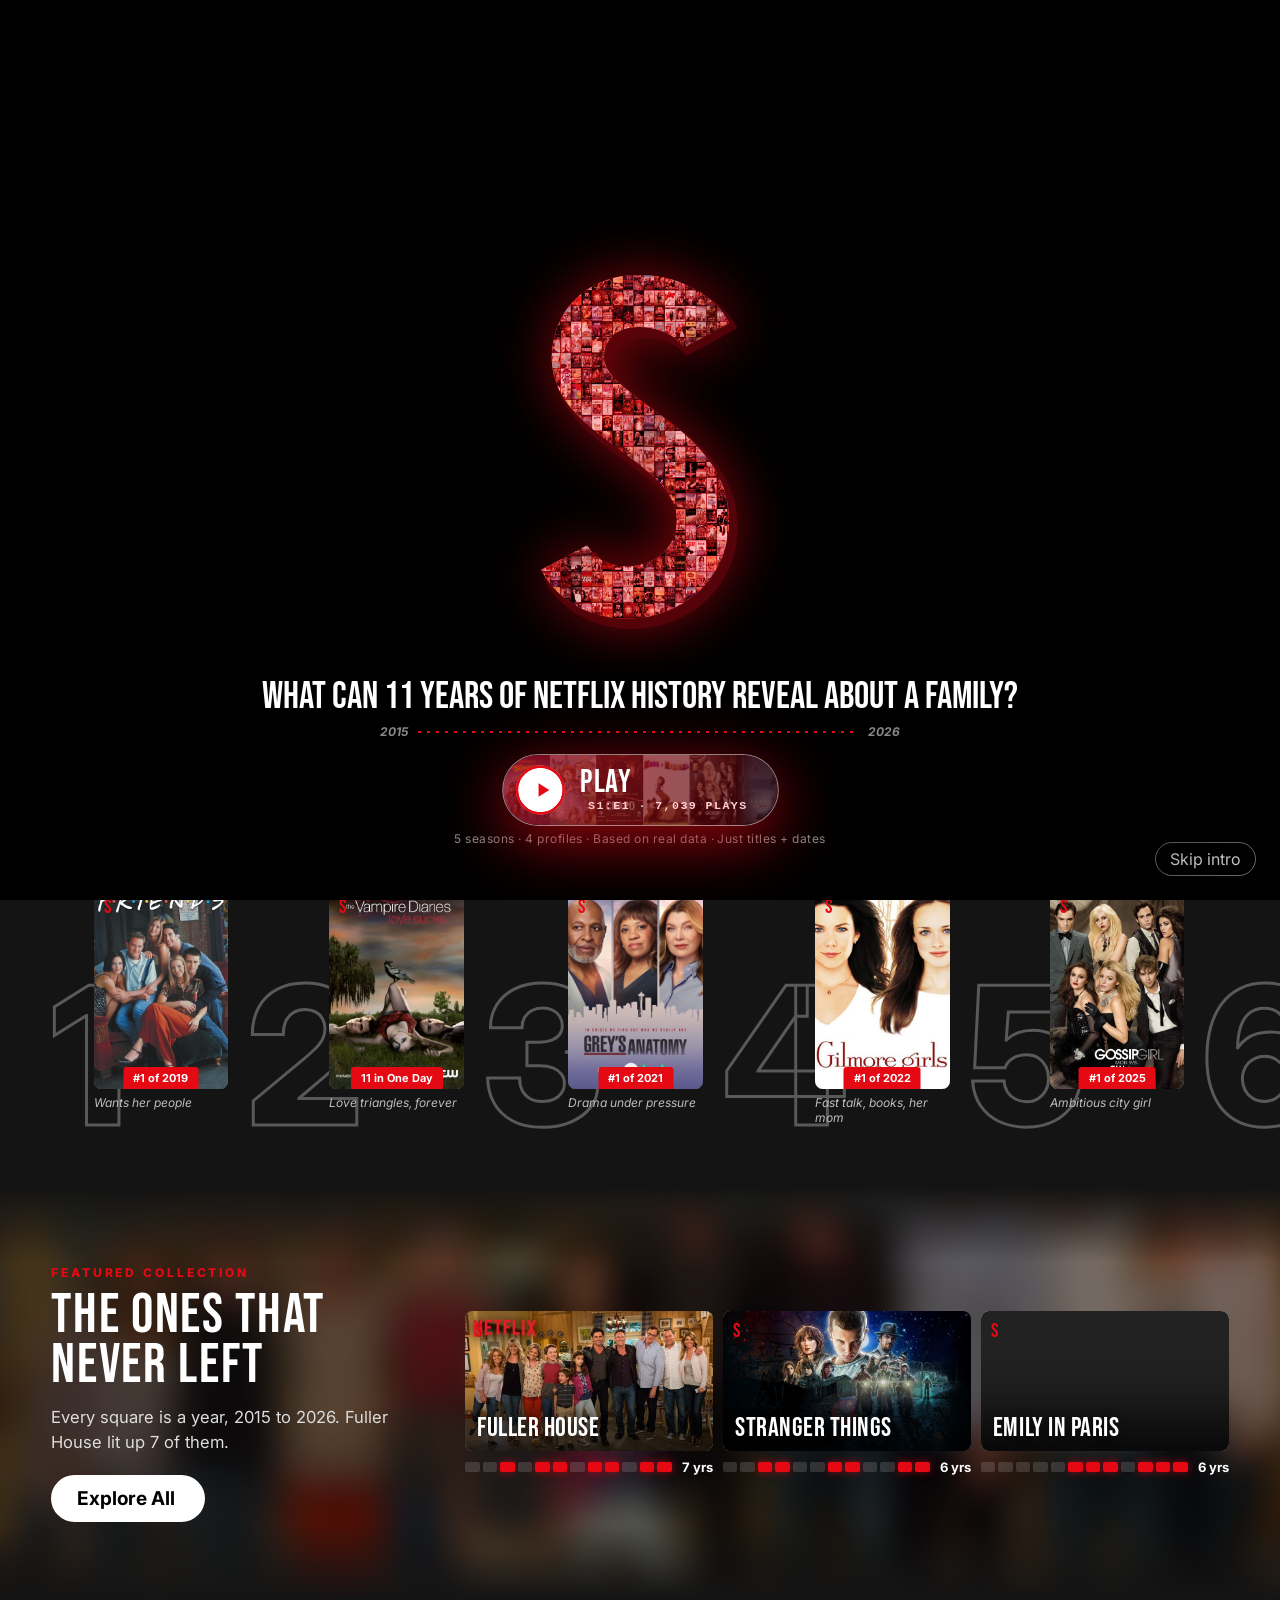
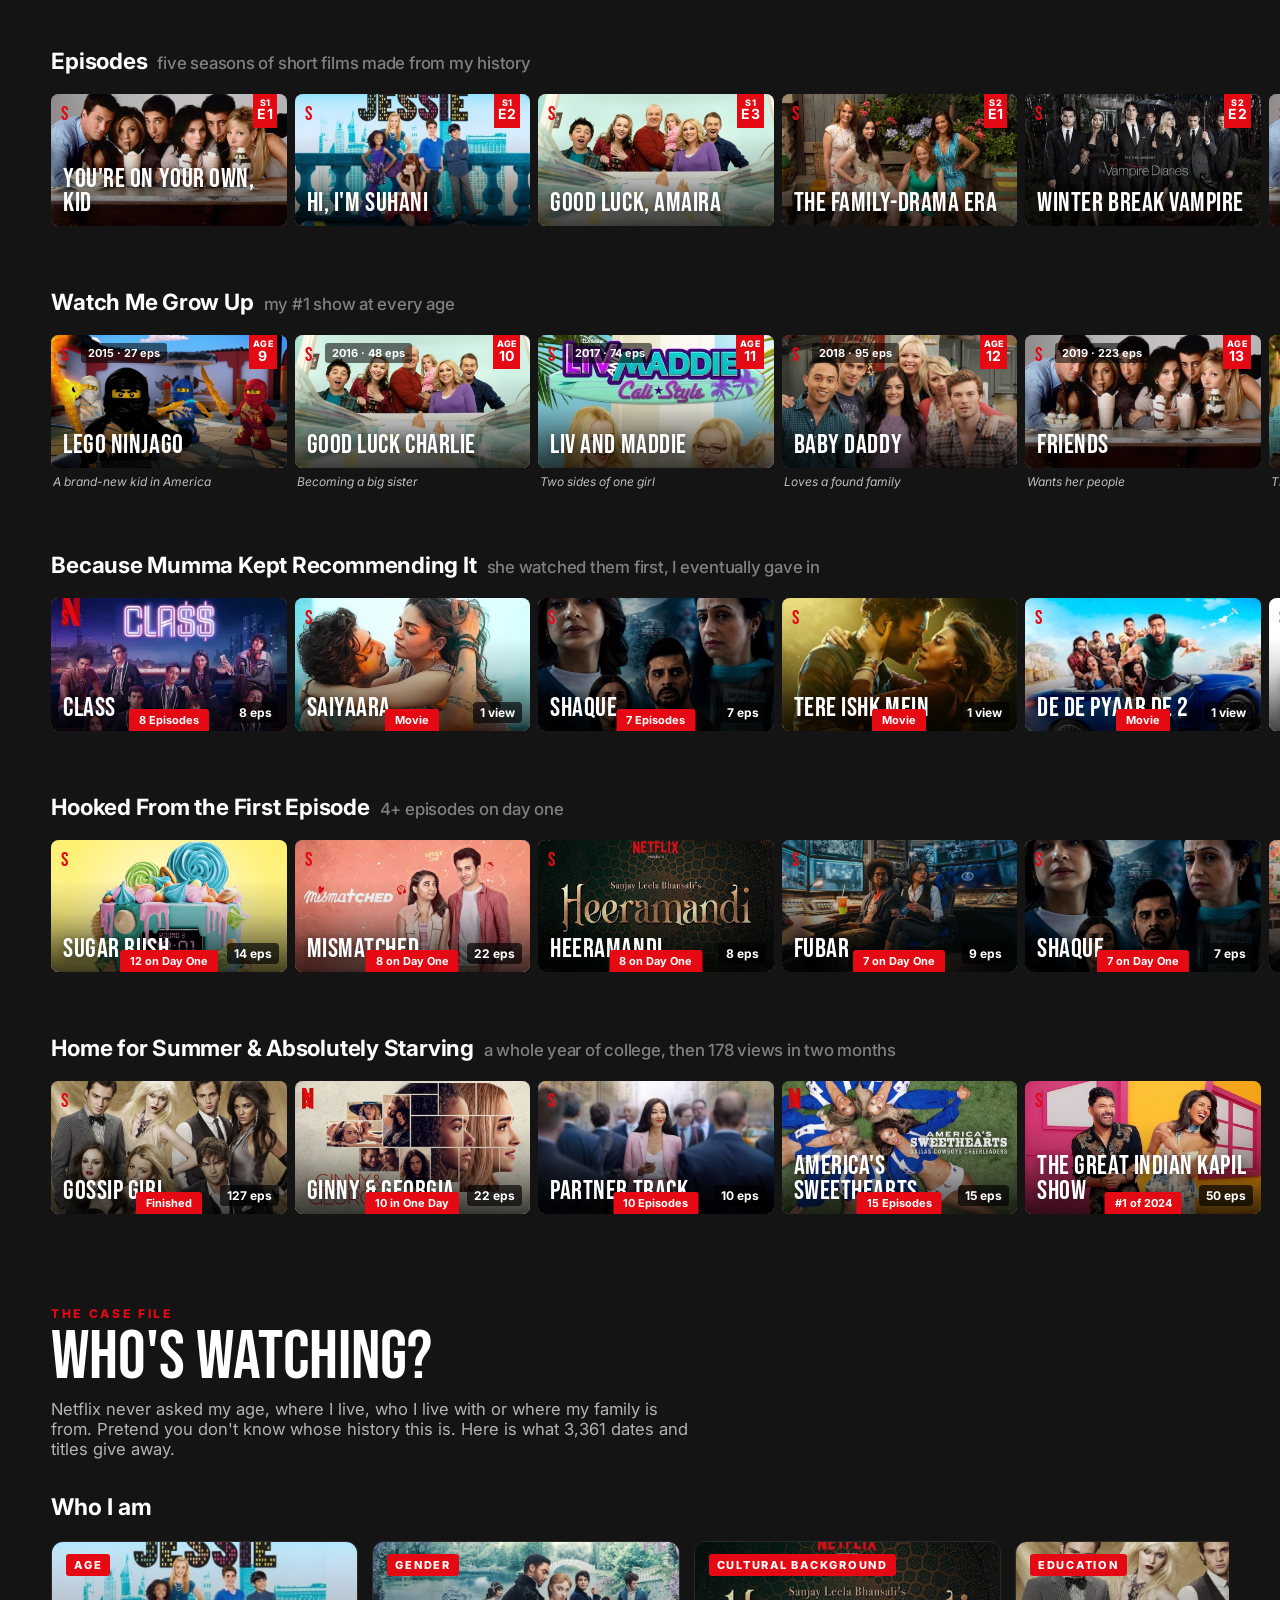
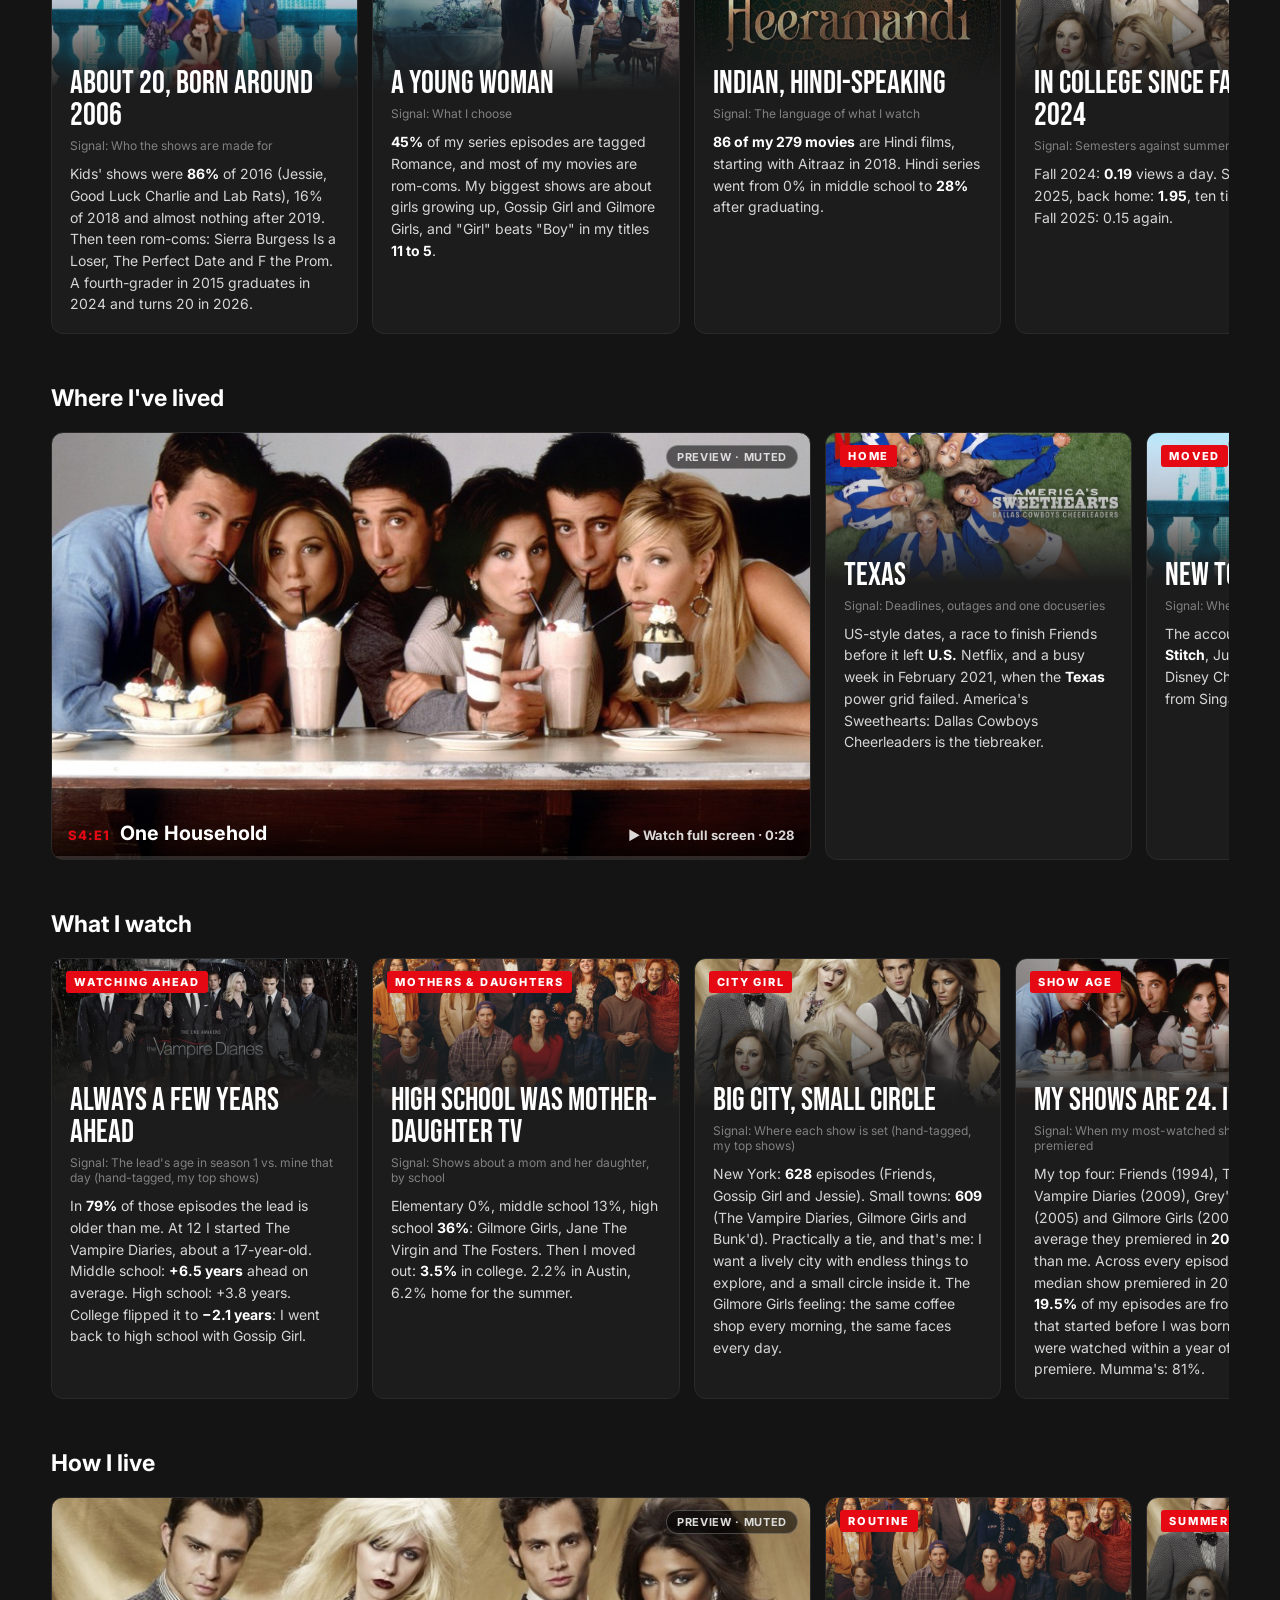
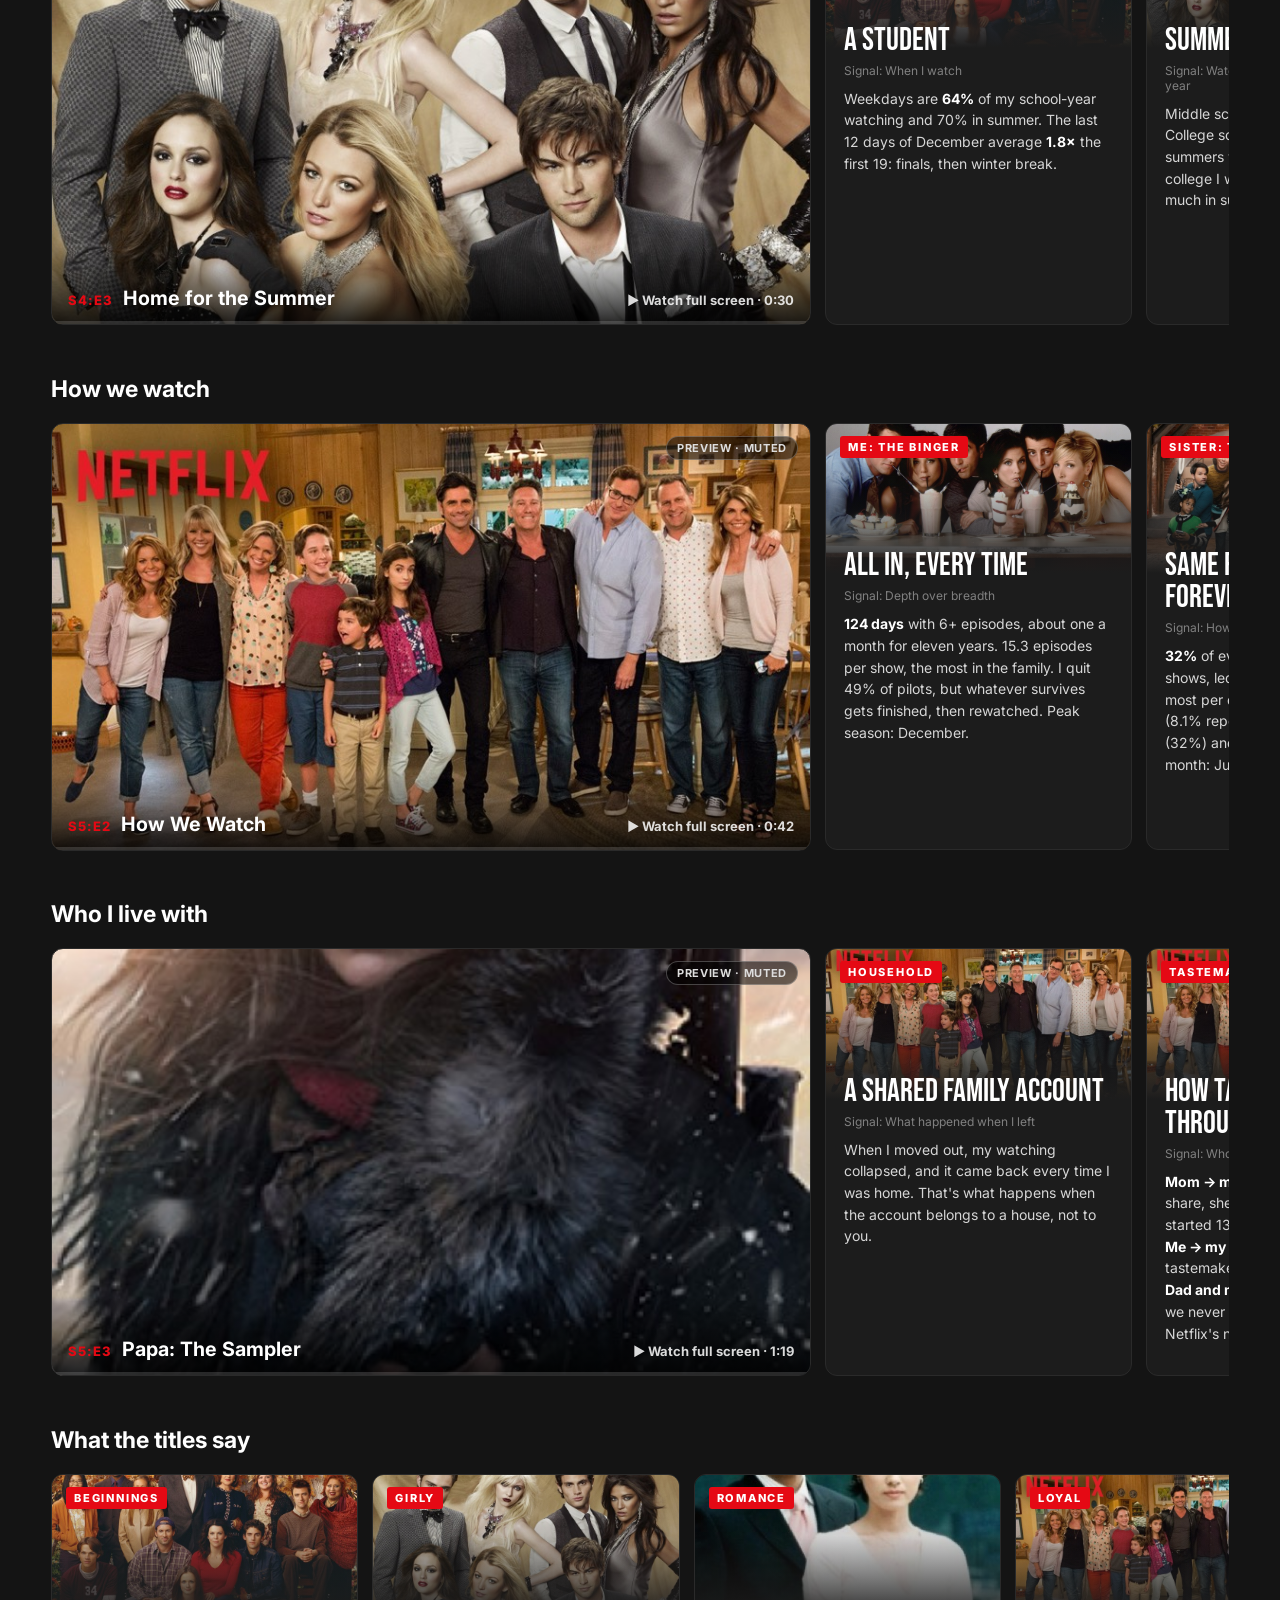
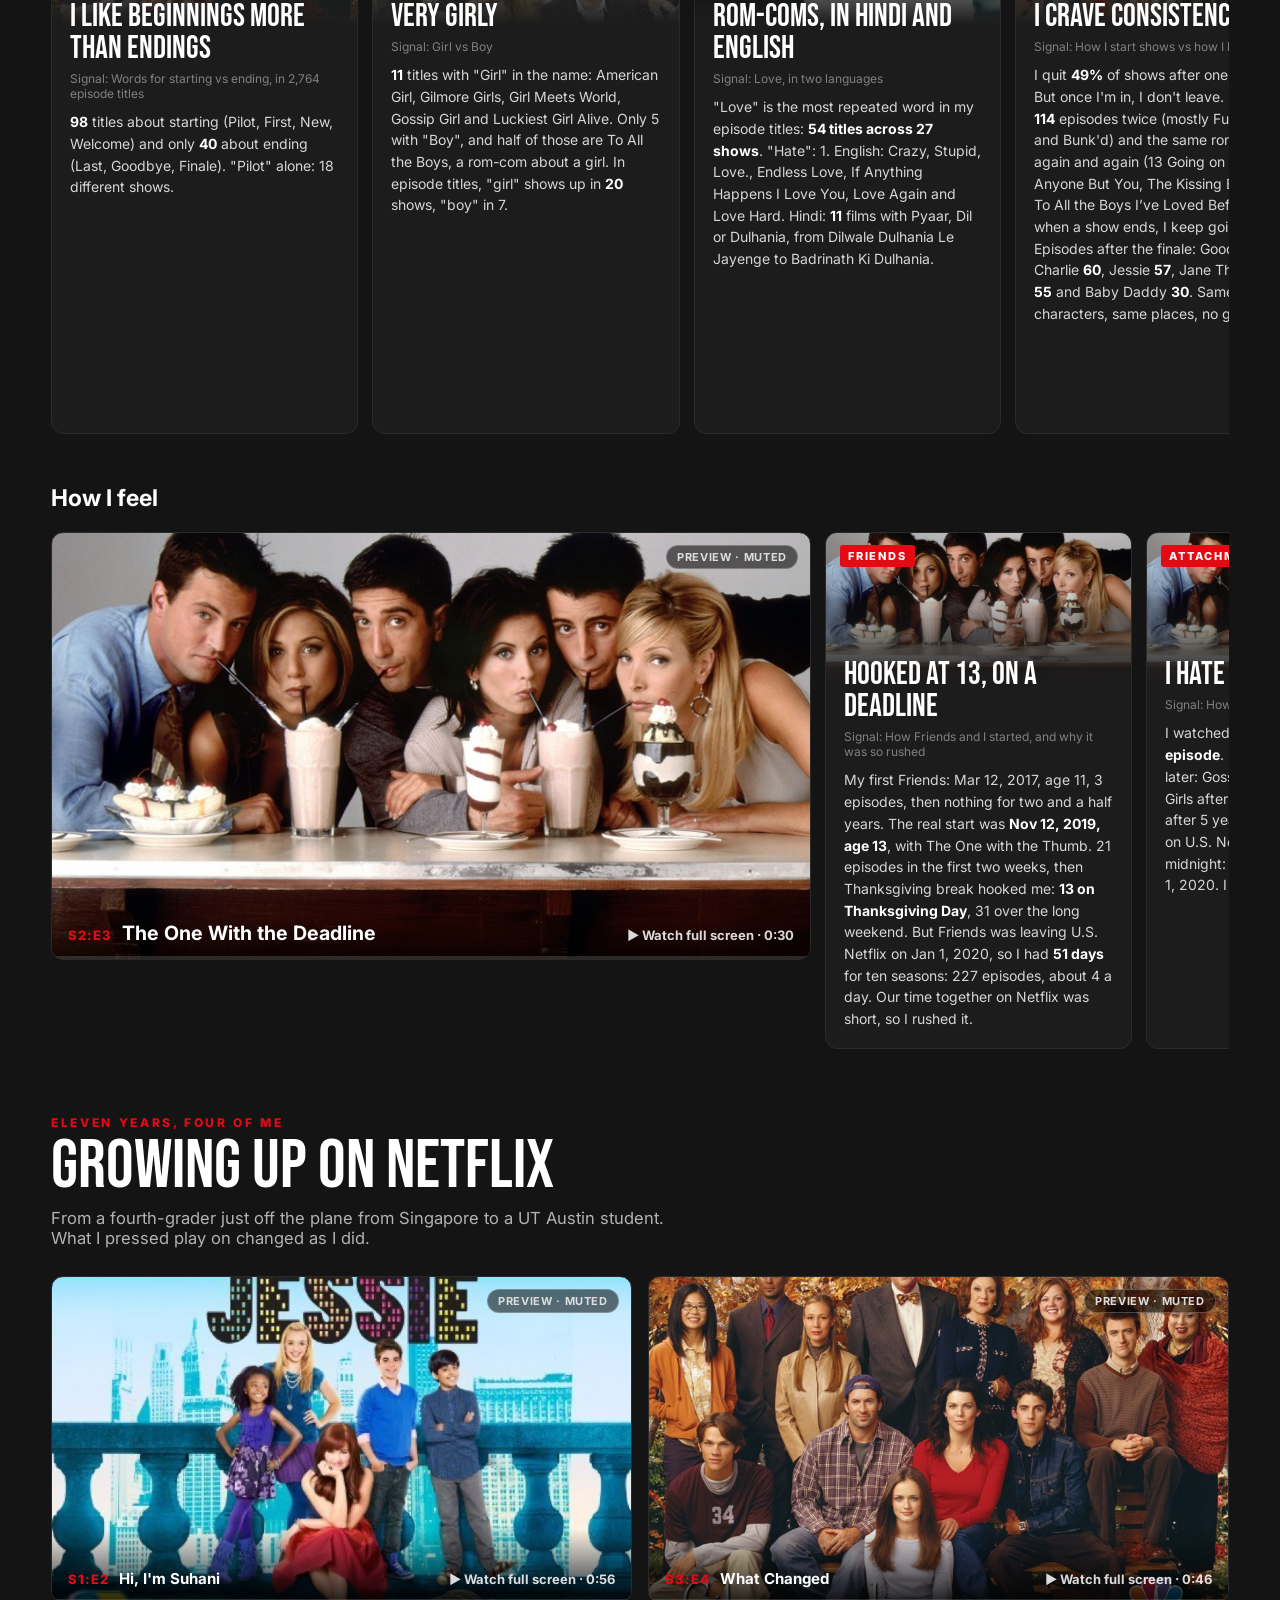
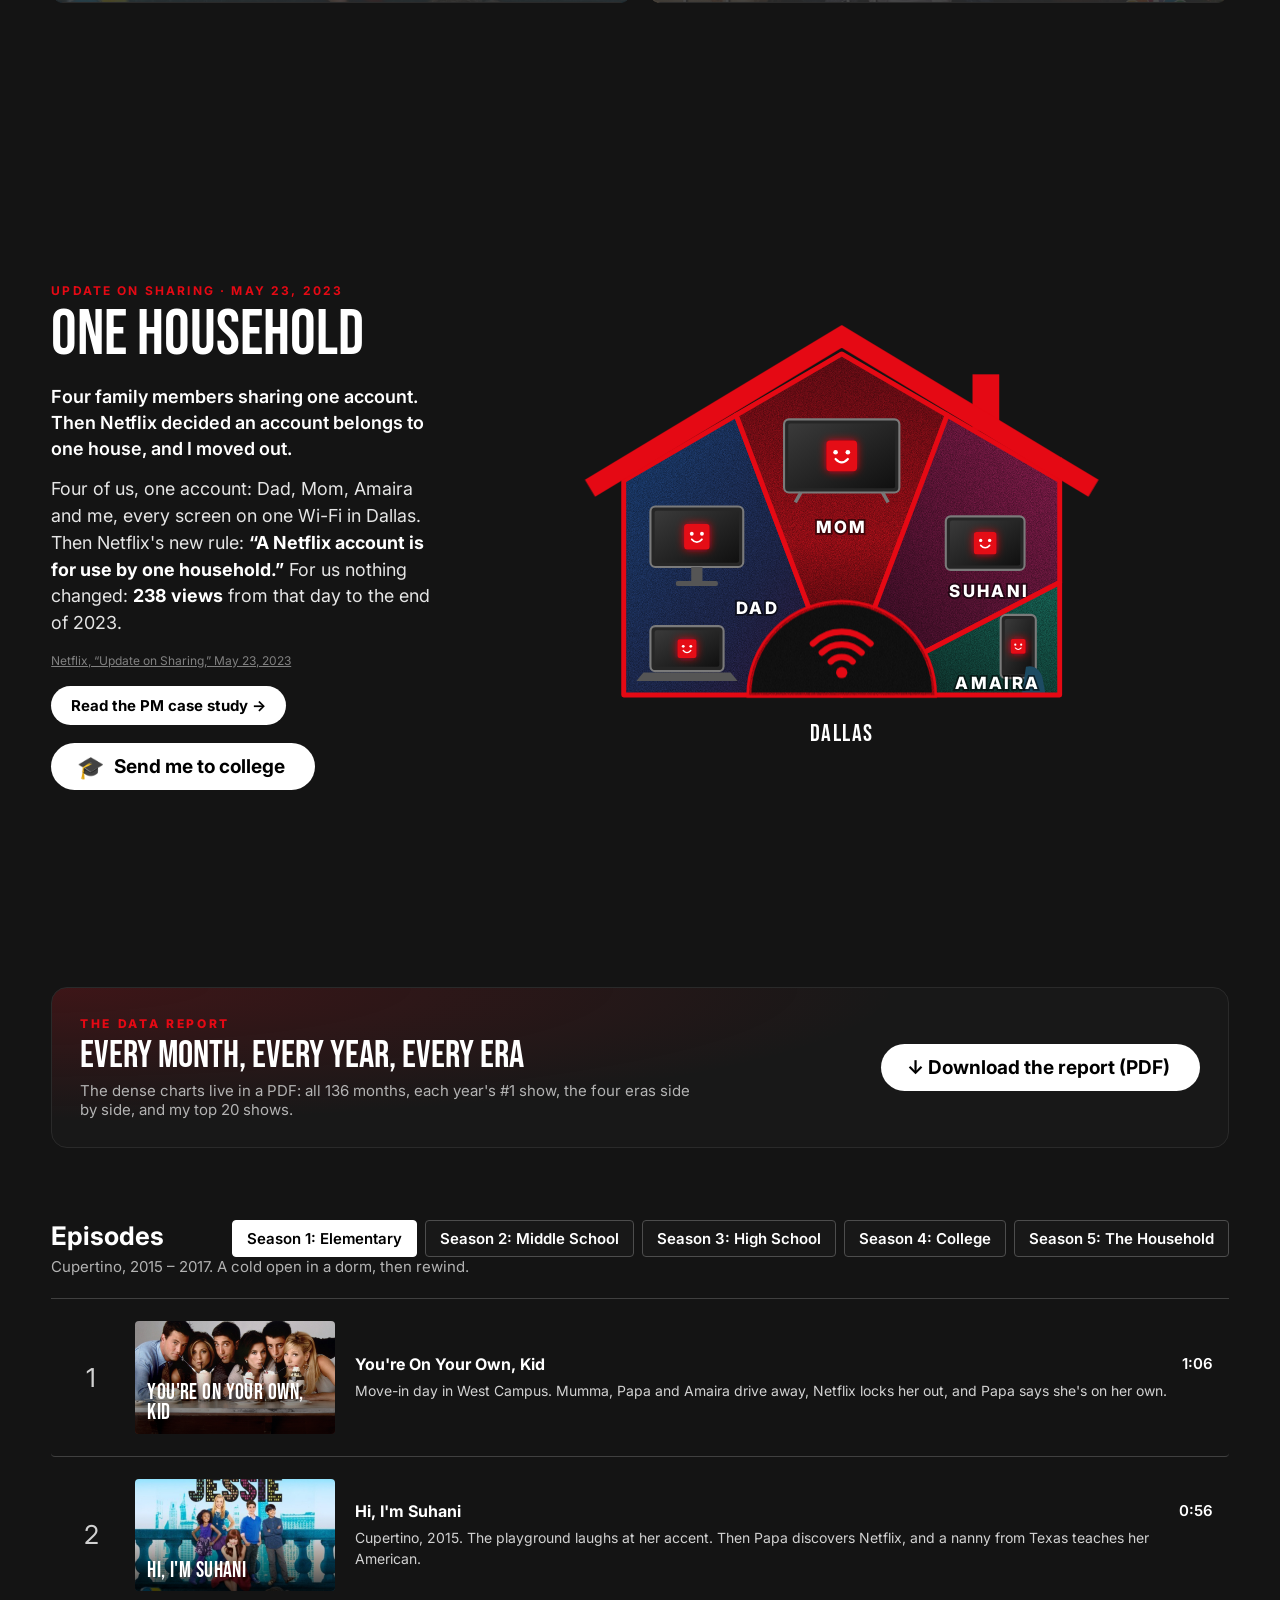
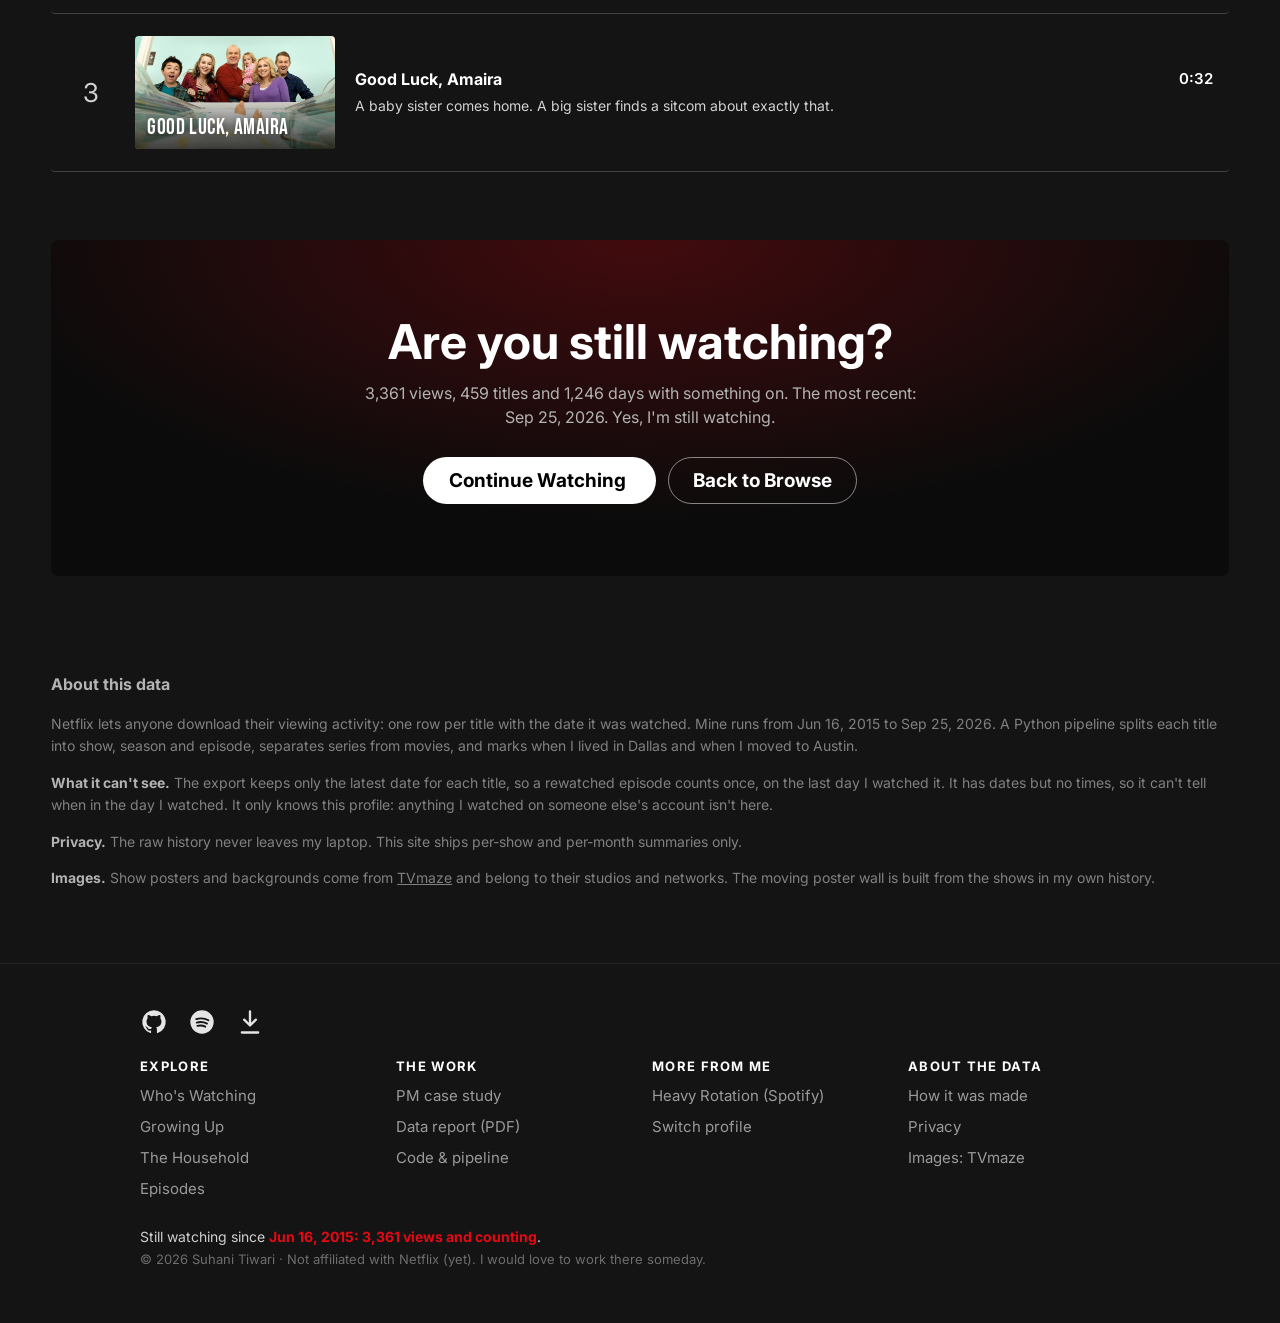
<file: index.html>
<!doctype html>
<html lang="en">
<head>
<meta charset="utf-8">
<meta name="viewport" content="width=device-width, initial-scale=1">
<title>Still Watching | Suhani Tiwari</title>
<meta name="description" content="Eleven years of my Netflix viewing history, browsed like Netflix.">
<link rel="preconnect" href="https://fonts.googleapis.com">
<link rel="preconnect" href="https://fonts.gstatic.com" crossorigin>
<link href="https://fonts.googleapis.com/css2?family=Bebas+Neue&family=Yellowtail&family=Inter:wght@400;500;600;700;800&display=swap" rel="stylesheet">
<link rel="stylesheet" href="css/style.css">
</head>
<body>

<!-- The intro: our own ta-dum and logo zoom (not Netflix's), then the profile screen -->
<div class="intro" id="intro" hidden>
  <button class="intro__start" type="button" id="intro-start" aria-label="Start: play the intro">
    <span class="intro__streaks" aria-hidden="true"></span>
    <svg class="intro__logo" viewBox="0 0 140 220" aria-hidden="true">
      <defs><linearGradient id="intro-s" x1="0" y1="0" x2="1" y2="1">
        <stop offset="0" stop-color="#ff1f2c"/><stop offset=".46" stop-color="#e50914"/><stop offset=".52" stop-color="#8a0610"/><stop offset=".6" stop-color="#e50914"/><stop offset="1" stop-color="#ff1f2c"/>
      </linearGradient></defs>
      <path class="intro__ribbon intro__ribbon--shade" pathLength="1" d="M108 44C94 18 38 14 34 54C30 92 106 104 106 150C106 196 44 206 26 172"/>
      <path class="intro__ribbon" pathLength="1" d="M108 44C94 18 38 14 34 54C30 92 106 104 106 150C106 196 44 206 26 172"/>
    </svg>
    <span class="intro__boot" aria-hidden="true">
      <span>11 years of viewing history loaded</span>
      <span>4 profiles found</span>
      <span>7,000+ plays recovered</span>
      <span>0 names. 0 ages. 0 locations.</span>
    </span>
    <span class="intro__hint">
      <b class="intro__q">What can 11 years of Netflix history reveal about a family?</b>
      <span class="intro__timeline" aria-hidden="true"><i>2015</i><span></span><i>2026</i></span>
      <span class="intro__cta">
        <span class="intro__ctaReel" aria-hidden="true"></span>
        <span class="intro__ctaIcon" aria-hidden="true"><svg viewBox="0 0 24 24"><path d="M8 5v14l11-7z" fill="currentColor"/></svg></span>
        <span class="intro__ctaText"><b>Play</b><small>S1:E1 · 7,039 plays</small></span>
      </span>
      <span class="intro__meta">5 seasons · 4 profiles · Based on real data · Just titles + dates</span>
    </span>
  </button>
  <button class="intro__skip" type="button" id="intro-skip">Skip intro</button>
</div>

<!-- Who's watching? -->
<section id="profiles" class="profiles" aria-label="Choose a profile">
  <div class="wordmark profiles__mark">Still Watching</div>
  <div class="profiles__lock" aria-hidden="true" hidden>
    <svg viewBox="0 0 120 140"><defs>
      <linearGradient id="shield" x1="0" y1="0" x2="1" y2="1"><stop offset="0" stop-color="#ff5c8a"/><stop offset=".55" stop-color="#e50914"/><stop offset="1" stop-color="#b81d74"/></linearGradient>
      <linearGradient id="shield-in" x1="0" y1="0" x2="0" y2="1"><stop offset="0" stop-color="#ff8fb1" stop-opacity=".9"/><stop offset="1" stop-color="#c2185b" stop-opacity=".6"/></linearGradient>
    </defs>
      <path d="M60 4 112 22v40c0 34-22 60-52 74C30 122 8 96 8 62V22Z" fill="url(#shield)"/>
      <path d="M60 16 101 30v32c0 27-17 48-41 60C36 110 19 89 19 62V30Z" fill="url(#shield-in)"/>
      <rect x="40" y="58" width="40" height="32" rx="6" fill="none" stroke="#fff" stroke-width="5"/>
      <path d="M48 58v-8a12 12 0 0 1 24 0v8" fill="none" stroke="#fff" stroke-width="5" class="profiles__shackle"/>
      <rect x="57.5" y="68" width="5" height="11" rx="2.5" fill="#fff"/>
    </svg>
  </div>
  <p class="profiles__lock-text" id="lock-text" hidden></p>
  <h1 class="profiles__title">Who's watching?</h1>
  <div class="profiles__list" id="profile-list"></div>
  <p class="profiles__peek" id="profile-peek" aria-live="polite"></p>
  <p class="profiles__hint" id="profile-hint" aria-live="polite"></p>
  <button class="profiles__manage" type="button" id="manage"><svg viewBox="0 0 24 24" aria-hidden="true"><path d="M4 20h4L19 9l-4-4L4 16v4Z" fill="none" stroke="currentColor" stroke-width="2" stroke-linejoin="round"/></svg> Manage Profiles</button>
</section>

<header class="nav" id="nav">
  <a class="wordmark nav__mark" href="#top">Still Watching</a>
  <nav class="nav__links" aria-label="Sections">
    <a href="#top" class="is-active">Home</a>
    <a href="#rows">Shows</a>
    <a href="#case">Who's Watching</a>
    <a href="#growth">Growing Up</a>
    <a href="#house">The Household</a>
    <a href="#timeline">Report</a>
    <a href="#episodes">Episodes</a>
    <a href="case-study.html">Case Study</a>
    <a href="#about">About</a>
  </nav>
  <div class="nav__menuwrap">
    <button class="nav__me" type="button" id="switch-profile" aria-haspopup="menu" aria-expanded="false" aria-label="Profile menu"><span class="avatar avatar--sm" id="nav-avatar" aria-hidden="true"></span><span class="nav__caret" aria-hidden="true">▾</span></button>
    <div class="pmenu" id="pmenu" role="menu" hidden>
      <div id="pmenu-profiles"></div>
      <button class="pmenu__item" role="menuitem" type="button" id="pmenu-manage"><svg viewBox="0 0 24 24"><path d="M4 20h4L19 9l-4-4L4 16v4Z" fill="none" stroke="currentColor" stroke-width="2" stroke-linejoin="round"/></svg>Manage Profiles</button>
      <a class="pmenu__item" role="menuitem" href="#timeline"><svg viewBox="0 0 24 24"><path d="M4 20V10M10 20V4M16 20v-7M22 20H2" fill="none" stroke="currentColor" stroke-width="2" stroke-linecap="round"/></svg>My Data</a>
      <a class="pmenu__item" role="menuitem" href="#about"><svg viewBox="0 0 24 24"><path d="m8 7-5 5 5 5M16 7l5 5-5 5M14 4l-4 16" fill="none" stroke="currentColor" stroke-width="2" stroke-linecap="round" stroke-linejoin="round"/></svg>How I Built It</a>
      <a class="pmenu__item" role="menuitem" href="case-study.html"><svg viewBox="0 0 24 24"><path d="M6 3h9l4 4v14H6Z M14 3v5h5M9 13h7M9 17h5" fill="none" stroke="currentColor" stroke-width="2" stroke-linejoin="round"/></svg>Case Study</a>
      <button class="pmenu__signout" role="menuitem" type="button" id="pmenu-signout">Sign out of Still Watching</button>
    </div>
  </div>
</header>

<main id="top">
  <section class="hero" id="hero">
    <div class="hero__card">
      <div class="hero__wall" id="hero-wall" aria-hidden="true"></div>
      <div class="hero__shade"></div>
      <span class="hero__mark" aria-hidden="true">S</span>
      <button class="hero__toggle" id="video-toggle" type="button" aria-label="Pause the background">
        <svg viewBox="0 0 24 24" aria-hidden="true"><path class="i-pause" d="M7 5h3v14H7zM14 5h3v14h-3z" fill="currentColor"/><path class="i-play" d="M8 5v14l11-7z" fill="currentColor"/></svg>
      </button>
      <div class="hero__body">
        <h2 class="logo" aria-label="Suhani's Still Watching, the series">
          <span class="logo__the" aria-hidden="true">Suhani's</span>
          <span class="logo__big" aria-hidden="true">Still</span>
          <span class="logo__script" aria-hidden="true">Watching</span>
          <span class="logo__small" aria-hidden="true">The Series</span>
        </h2>
        <p class="hero__meta" id="hero-meta"></p>
        <p class="hero__copy" id="hero-copy"></p>
        <div class="hero__actions">
          <button class="btn btn--play" id="play" type="button"><span class="btn__icon">▶</span> Play S1:E1</button>
          <a class="btn btn--info" id="more-info" href="#episodes">Browse Episodes</a>
        </div>
      </div>
      <div class="hero__badges" id="hero-badges"></div>
    </div>
  </section>

  <div id="rows" class="rows"></div>

  <section class="case" id="case" aria-labelledby="case-title">
    <p class="growth__kicker">The case file</p>
    <h3 class="growth__title" id="case-title">Who's Watching?</h3>
    <p class="growth__sub">Netflix never asked my age, where I live, who I live with or where my family is from. Pretend you don't know whose history this is. Here is what <span id="case-count">my</span> dates and titles give away.</p>
    <div id="case-groups"></div>
  </section>

  <section class="growth" id="growth" aria-labelledby="growth-title">
    <p class="growth__kicker">Eleven years, four of me</p>
    <h3 class="growth__title" id="growth-title">Growing Up on Netflix</h3>
    <p class="growth__sub">From a fourth-grader just off the plane from Singapore to a UT Austin student. What I pressed play on changed as I did.</p>
    <div class="teasers" id="growth-teasers"></div>
  </section>

  <section class="house" id="house" aria-labelledby="house-title">
    <div class="house__stage">
      <div class="house__copy">
        <p class="house__kicker">Update on Sharing · May 23, 2023</p>
        <h3 class="house__title" id="house-title">One Household</h3>
        <p class="house__lede">Four family members sharing one account. Then Netflix decided an account belongs to one house, and I moved out.</p>
        <div class="house__steps" id="house-steps"></div>
        <p class="house__source"><a href="https://about.netflix.com/en/news/update-on-sharing-may-us" target="_blank" rel="noopener">Netflix, “Update on Sharing,” May 23, 2023</a></p>
        <a class="btn btn--light house__case" href="case-study.html">Read the PM case study →</a>
      </div>
      <div class="house__art" id="house-art"></div>
    </div>
  </section>

  <section class="section report" id="timeline">
    <div class="report__card">
      <div>
        <p class="growth__kicker">The data report</p>
        <h3 class="report__title">Every month, every year, every era</h3>
        <p class="section__sub">The dense charts live in a PDF: all 136 months, each year's #1 show, the four eras side by side, and my top 20 shows.</p>
      </div>
      <a class="btn btn--play" href="report/still-watching-report.pdf" download>↓ Download the report (PDF)</a>
    </div>
  </section>

  <section class="section" id="episodes">
    <div class="episodes__head">
      <h3 class="section__title">Episodes</h3>
      <div class="seasons" role="tablist" id="season-tabs"></div>
    </div>
    <p class="section__sub" id="season-sub"></p>
    <ol class="episodes" id="episode-list"></ol>
  </section>

  <section class="still" id="still">
    <p class="still__q">Are you still watching?</p>
    <p class="still__sub" id="still-sub"></p>
    <div class="still__actions">
      <a class="btn btn--light" href="#top">Continue Watching</a>
      <a class="btn btn--ghost" href="#rows">Back to Browse</a>
    </div>
  </section>

  <footer class="about" id="about">
    <h3>About this data</h3>
    <p>Netflix lets anyone download their viewing activity: one row per title with the date it was watched. Mine runs from <span id="about-from"></span> to <span id="about-to"></span>. A Python pipeline splits each title into show, season and episode, separates series from movies, and marks when I lived in Dallas and when I moved to Austin.</p>
    <p><strong>What it can't see.</strong> The export keeps only the latest date for each title, so a rewatched episode counts once, on the last day I watched it. It has dates but no times, so it can't tell when in the day I watched. It only knows this profile: anything I watched on someone else's account isn't here.</p>
    <p><strong>Privacy.</strong> The raw history never leaves my laptop. This site ships per-show and per-month summaries only.</p>
    <p><strong>Images.</strong> Show posters and backgrounds come from <a href="https://www.tvmaze.com" target="_blank" rel="noopener">TVmaze</a> and belong to their studios and networks. The moving poster wall is built from the shows in my own history.</p>
  </footer>

  <footer class="foot" aria-label="Site footer">
    <div class="foot__inner">
      <div class="foot__social">
        <a href="https://github.com/suhxnitiwari/still-watching" target="_blank" rel="noopener" aria-label="Code on GitHub">
          <svg viewBox="0 0 24 24"><path fill="currentColor" d="M12 2a10 10 0 0 0-3.2 19.5c.5.1.7-.2.7-.5v-1.7c-2.8.6-3.4-1.3-3.4-1.3-.5-1.2-1.1-1.5-1.1-1.5-.9-.6.1-.6.1-.6 1 .1 1.5 1 1.5 1 .9 1.6 2.4 1.1 3 .9.1-.7.4-1.1.6-1.4-2.2-.3-4.6-1.1-4.6-5a3.9 3.9 0 0 1 1-2.7 3.6 3.6 0 0 1 .1-2.7s.8-.3 2.8 1a9.6 9.6 0 0 1 5 0c2-1.3 2.8-1 2.8-1 .5 1.4.2 2.4.1 2.7a3.9 3.9 0 0 1 1 2.7c0 3.9-2.4 4.7-4.6 5 .4.3.7.9.7 1.8V21c0 .3.2.6.7.5A10 10 0 0 0 12 2Z"/></svg></a>
        <a href="https://suhxnitiwari.github.io/listening-galaxy/" target="_blank" rel="noopener" aria-label="My Spotify project, Heavy Rotation">
          <svg viewBox="0 0 24 24"><circle cx="12" cy="12" r="10" fill="currentColor"/><path d="M7 9.5c3.5-1 7.5-.7 10.5 1M7.5 12.5c3-.8 6.2-.5 8.8.9M8 15.3c2.4-.6 4.8-.4 6.8.7" stroke="#141414" stroke-width="1.6" fill="none" stroke-linecap="round"/></svg></a>
        <a href="report/still-watching-report.pdf" download aria-label="Download the data report">
          <svg viewBox="0 0 24 24"><path d="M12 3v12m0 0-5-5m5 5 5-5M5 21h14" stroke="currentColor" stroke-width="2" fill="none" stroke-linecap="round" stroke-linejoin="round"/></svg></a>
      </div>
      <div class="foot__cols">
        <nav aria-label="Explore"><b>Explore</b><a href="#case">Who's Watching</a><a href="#growth">Growing Up</a><a href="#house">The Household</a><a href="#episodes">Episodes</a></nav>
        <nav aria-label="The work"><b>The work</b><a href="case-study.html">PM case study</a><a href="report/still-watching-report.pdf" download>Data report (PDF)</a><a href="https://github.com/suhxnitiwari/still-watching" target="_blank" rel="noopener">Code &amp; pipeline</a></nav>
        <nav aria-label="More from me"><b>More from me</b><a href="https://suhxnitiwari.github.io/listening-galaxy/" target="_blank" rel="noopener">Heavy Rotation (Spotify)</a><a href="#profiles-top" id="foot-switch">Switch profile</a></nav>
        <nav aria-label="About the data"><b>About the data</b><a href="#about">How it was made</a><a href="#about">Privacy</a><a href="https://www.tvmaze.com" target="_blank" rel="noopener">Images: TVmaze</a></nav>
      </div>
      <p class="foot__still">Still watching since <span id="foot-since"></span>.</p>
      <p class="foot__copy">© 2026 Suhani Tiwari · Not affiliated with Netflix (yet). I would love to work there someday.</p>
    </div>
  </footer>
</main>

<!-- Title detail -->
<div class="modal" id="modal" role="dialog" aria-modal="true" aria-labelledby="modal-title" hidden>
  <div class="modal__backdrop" data-close></div>
  <article class="modal__card">
    <button class="modal__close" type="button" data-close aria-label="Close">✕</button>
    <div class="modal__art" id="modal-art"></div>
    <div class="modal__body" id="modal-body"></div>
  </article>
</div>

<!-- The player: Play runs the story as a short film -->
<div class="player" id="player" role="dialog" aria-modal="true" aria-label="The Password Stopped Working, episode 1" hidden>
  <div class="player__stage" id="player-stage"></div>
  <div class="player__chrome">
    <div class="player__top">
      <button class="player__icon" type="button" id="player-back" aria-label="Back to browse">
        <svg viewBox="0 0 24 24"><path d="M19 12H5m6-7-7 7 7 7" fill="none" stroke="currentColor" stroke-width="2.2" stroke-linecap="round" stroke-linejoin="round"/></svg>
      </button>
      <button class="player__icon" type="button" id="player-flag" aria-label="Report a problem">
        <svg viewBox="0 0 24 24"><path d="M5 21V4m0 0h9l-1 3h6v8h-8l1-3H5" fill="none" stroke="currentColor" stroke-width="2" stroke-linejoin="round"/></svg>
      </button>
    </div>
    <div class="ppanel" id="pp-next" hidden></div>
    <div class="ppanel" id="pp-episodes" hidden></div>
    <div class="ppanel ppanel--lang" id="pp-lang" hidden>
      <div><h4>Audio</h4><button type="button" class="pp-opt is-on" data-audio="en">English [Original]</button><button type="button" class="pp-opt" data-audio="hi">Hindi</button></div>
      <div><h4>Subtitles</h4><button type="button" class="pp-opt" data-subs="off">Off</button><button type="button" class="pp-opt is-on" data-subs="en">English</button><button type="button" class="pp-opt" data-subs="hi">Hindi</button></div>
    </div>
    <div class="ppanel ppanel--speed" id="pp-speed" hidden>
      <h4>Playback Speed</h4>
      <div class="pp-speeds">
        <button type="button" data-speed="0.5"><i></i>0.5x</button><button type="button" data-speed="0.75"><i></i>0.75x</button>
        <button type="button" data-speed="1" class="is-on"><i></i>1x (Normal)</button><button type="button" data-speed="1.25"><i></i>1.25x</button>
        <button type="button" data-speed="1.5"><i></i>1.5x</button><button type="button" data-speed="3"><i></i>3x (How Suhani Talks)</button>
      </div>
    </div>
    <div class="player__bottom">
      <div class="player__track">
        <div class="player__bar" id="player-bar" role="slider" aria-label="Seek" tabindex="0"><span class="player__fill" id="player-fill"></span><span class="player__knob" id="player-knob"></span></div>
        <span class="player__time" id="player-time">0:00</span>
      </div>
      <div class="player__controls">
        <button class="player__icon" type="button" id="player-toggle" aria-label="Pause">
          <svg viewBox="0 0 24 24"><path class="i-pause" d="M6 4h4v16H6zM14 4h4v16h-4z" fill="currentColor"/><path class="i-play" d="M7 4v16l13-8z" fill="currentColor"/></svg>
        </button>
        <button class="player__icon" type="button" id="player-rew" aria-label="Back 10 seconds">
          <svg viewBox="0 0 24 24"><path d="M12 5V2L7 6l5 4V7a6 6 0 1 1-6 6" fill="none" stroke="currentColor" stroke-width="2" stroke-linecap="round"/><text x="12" y="16.5" font-size="7" font-weight="700" text-anchor="middle" fill="currentColor">10</text></svg>
        </button>
        <button class="player__icon" type="button" id="player-fwd" aria-label="Forward 10 seconds">
          <svg viewBox="0 0 24 24"><path d="M12 5V2l5 4-5 4V7a6 6 0 1 0 6 6" fill="none" stroke="currentColor" stroke-width="2" stroke-linecap="round"/><text x="12" y="16.5" font-size="7" font-weight="700" text-anchor="middle" fill="currentColor">10</text></svg>
        </button>
        <button class="player__icon" type="button" id="player-vol" aria-label="Sound off" aria-pressed="false">
          <svg viewBox="0 0 24 24"><path d="M4 9h4l5-4v14l-5-4H4Z" fill="currentColor"/><path class="i-wave" d="M16 8.5a5 5 0 0 1 0 7M18.5 6a8.5 8.5 0 0 1 0 12" fill="none" stroke="currentColor" stroke-width="2" stroke-linecap="round"/><path class="i-mute" d="m16 9 5 6m0-6-5 6" stroke="currentColor" stroke-width="2" stroke-linecap="round"/></svg>
        </button>
        <p class="player__title"><b>The Password Stopped Working</b> <span>E1</span> One Household</p>
        <button class="player__icon" type="button" id="player-next" aria-label="Next episode">
          <svg viewBox="0 0 24 24"><path d="M5 5v14l11-7Z" fill="none" stroke="currentColor" stroke-width="2" stroke-linejoin="round"/><path d="M19 5v14" stroke="currentColor" stroke-width="2.4" stroke-linecap="round"/></svg>
        </button>
        <button class="player__icon" type="button" id="player-eps" aria-label="Episodes">
          <svg viewBox="0 0 24 24"><rect x="3" y="10" width="14" height="10" rx="2" fill="none" stroke="currentColor" stroke-width="2"/><path d="M7 7h12a2 2 0 0 1 2 2v7M10 4h9" fill="none" stroke="currentColor" stroke-width="2" stroke-linecap="round"/></svg>
        </button>
        <button class="player__icon" type="button" id="player-lang" aria-label="Audio and subtitles">
          <svg viewBox="0 0 24 24"><path d="M4 4h16v12H10l-4 4v-4H4Z" fill="none" stroke="currentColor" stroke-width="2" stroke-linejoin="round"/><path d="M8 9h3m2 0h3M8 12h6" stroke="currentColor" stroke-width="2" stroke-linecap="round"/></svg>
        </button>
        <button class="player__icon" type="button" id="player-speed" aria-label="Playback speed">
          <svg viewBox="0 0 24 24"><path d="M5.6 18.4A9 9 0 1 1 18.4 18.4" fill="none" stroke="currentColor" stroke-width="2" stroke-linecap="round"/><path d="m12 14 4-5" stroke="currentColor" stroke-width="2.4" stroke-linecap="round"/><circle cx="12" cy="14" r="1.8" fill="currentColor"/></svg>
        </button>
        <button class="player__icon" type="button" id="player-full" aria-label="Full screen">
          <svg viewBox="0 0 24 24"><path d="M4 9V4h5M15 4h5v5M20 15v5h-5M9 20H4v-5" fill="none" stroke="currentColor" stroke-width="2" stroke-linecap="round" stroke-linejoin="round"/></svg>
        </button>
      </div>
    </div>
  </div>
</div>

<div class="tooltip" id="tooltip" hidden></div>

<script src="js/cast.js"></script>
<script src="js/mosaic.js"></script>
<script src="js/app.js"></script>
</body>
</html>
</file>
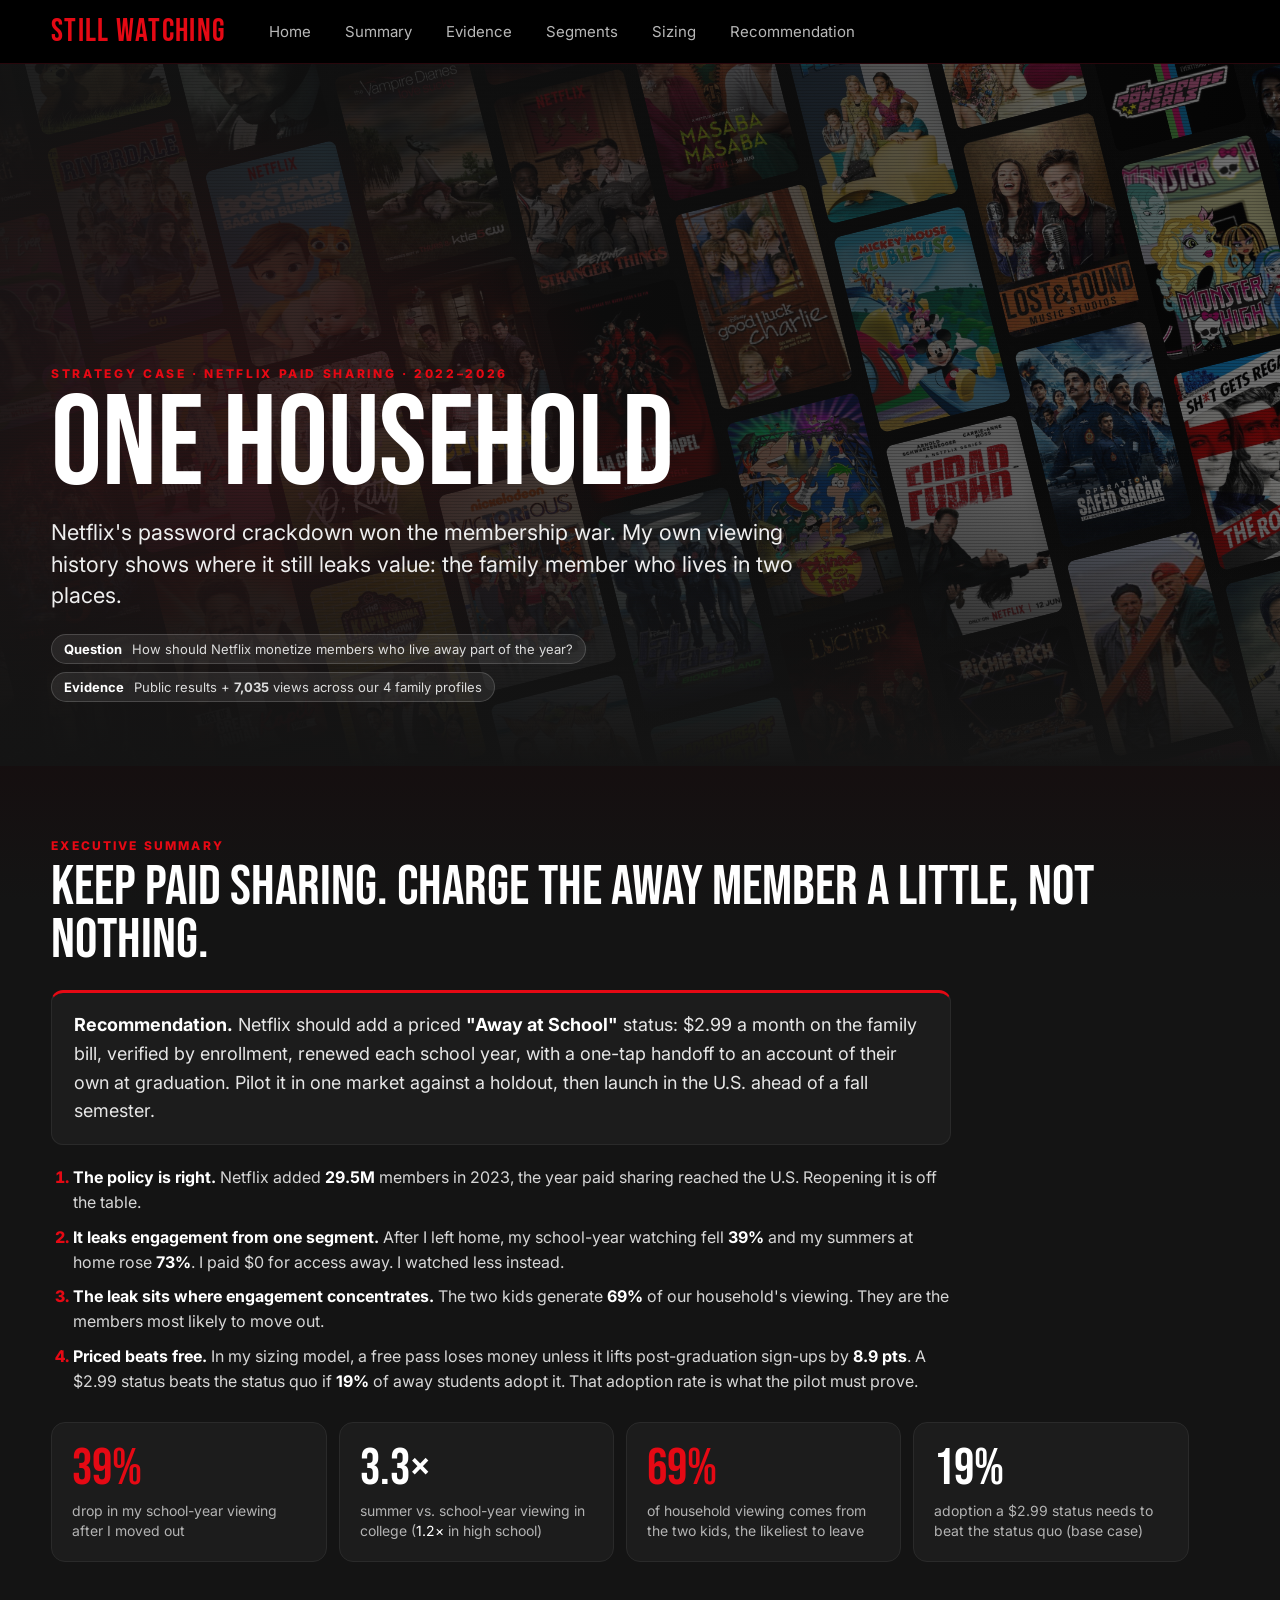
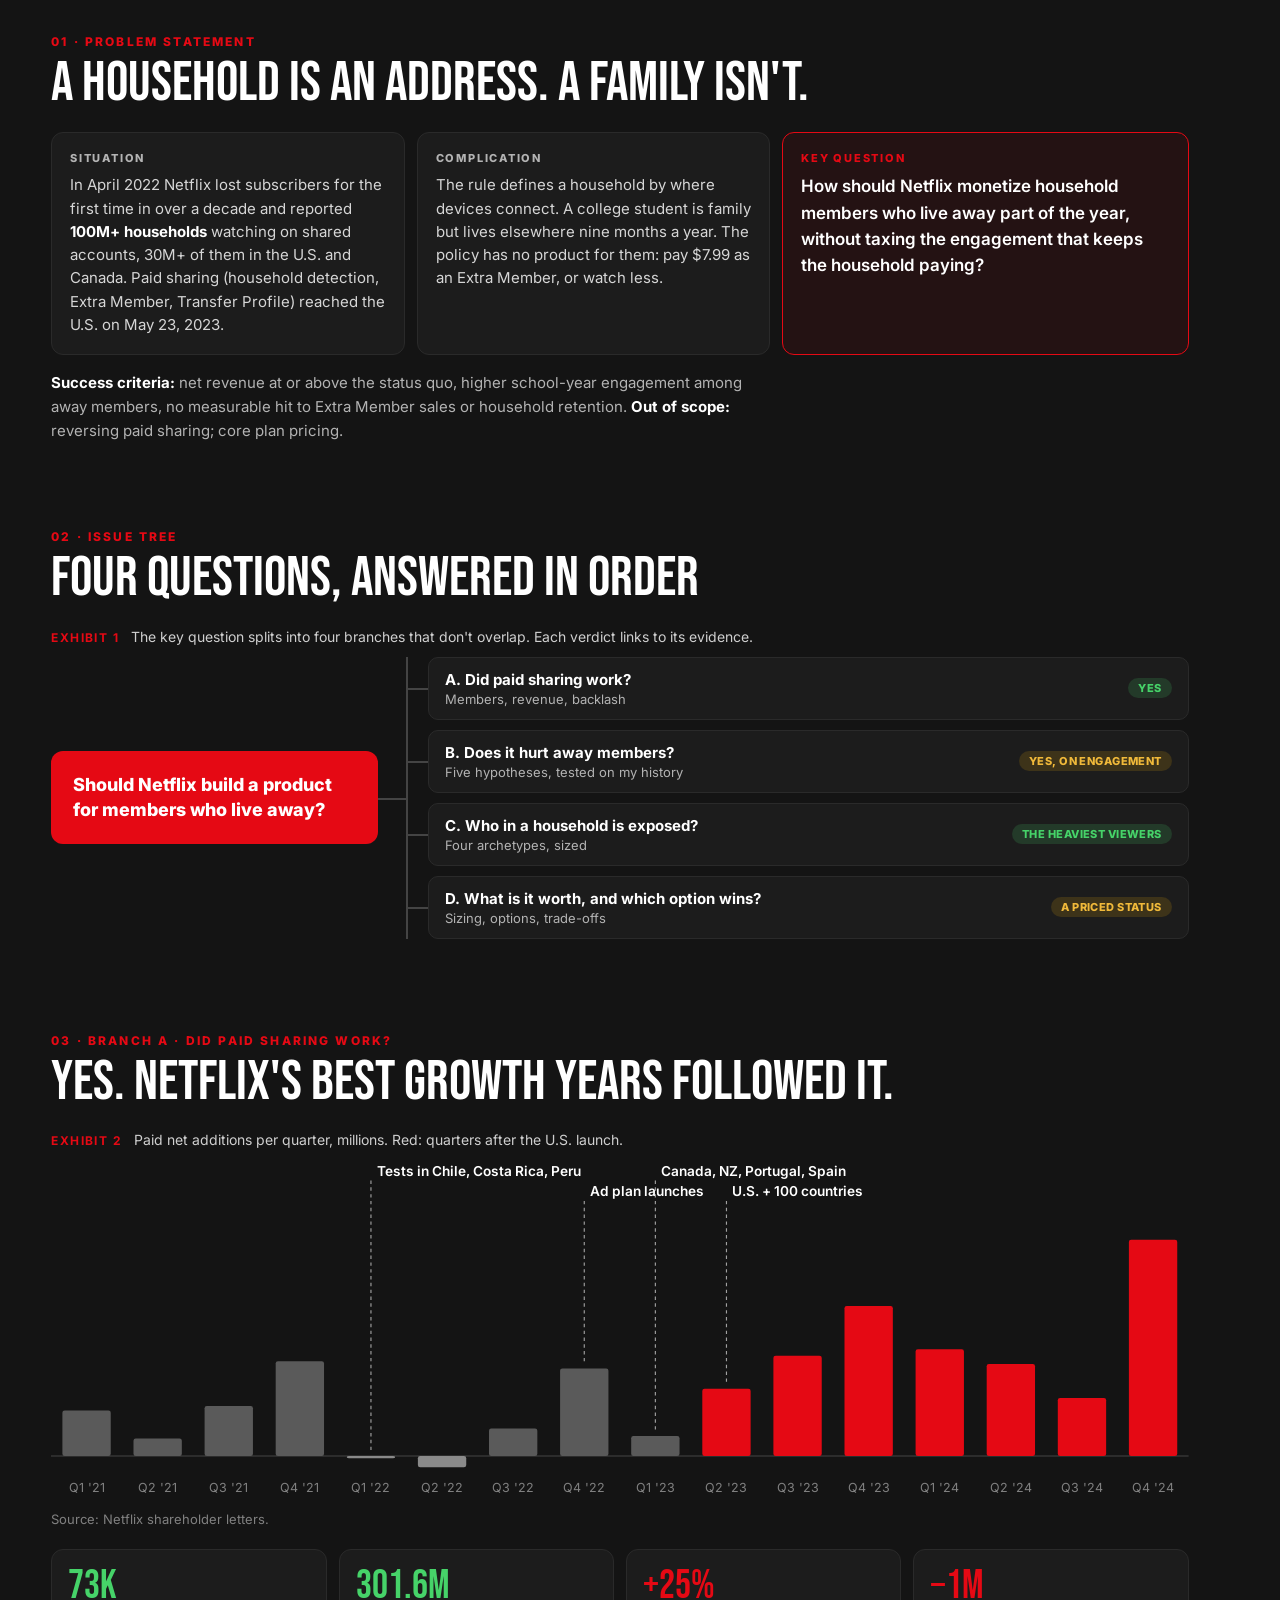
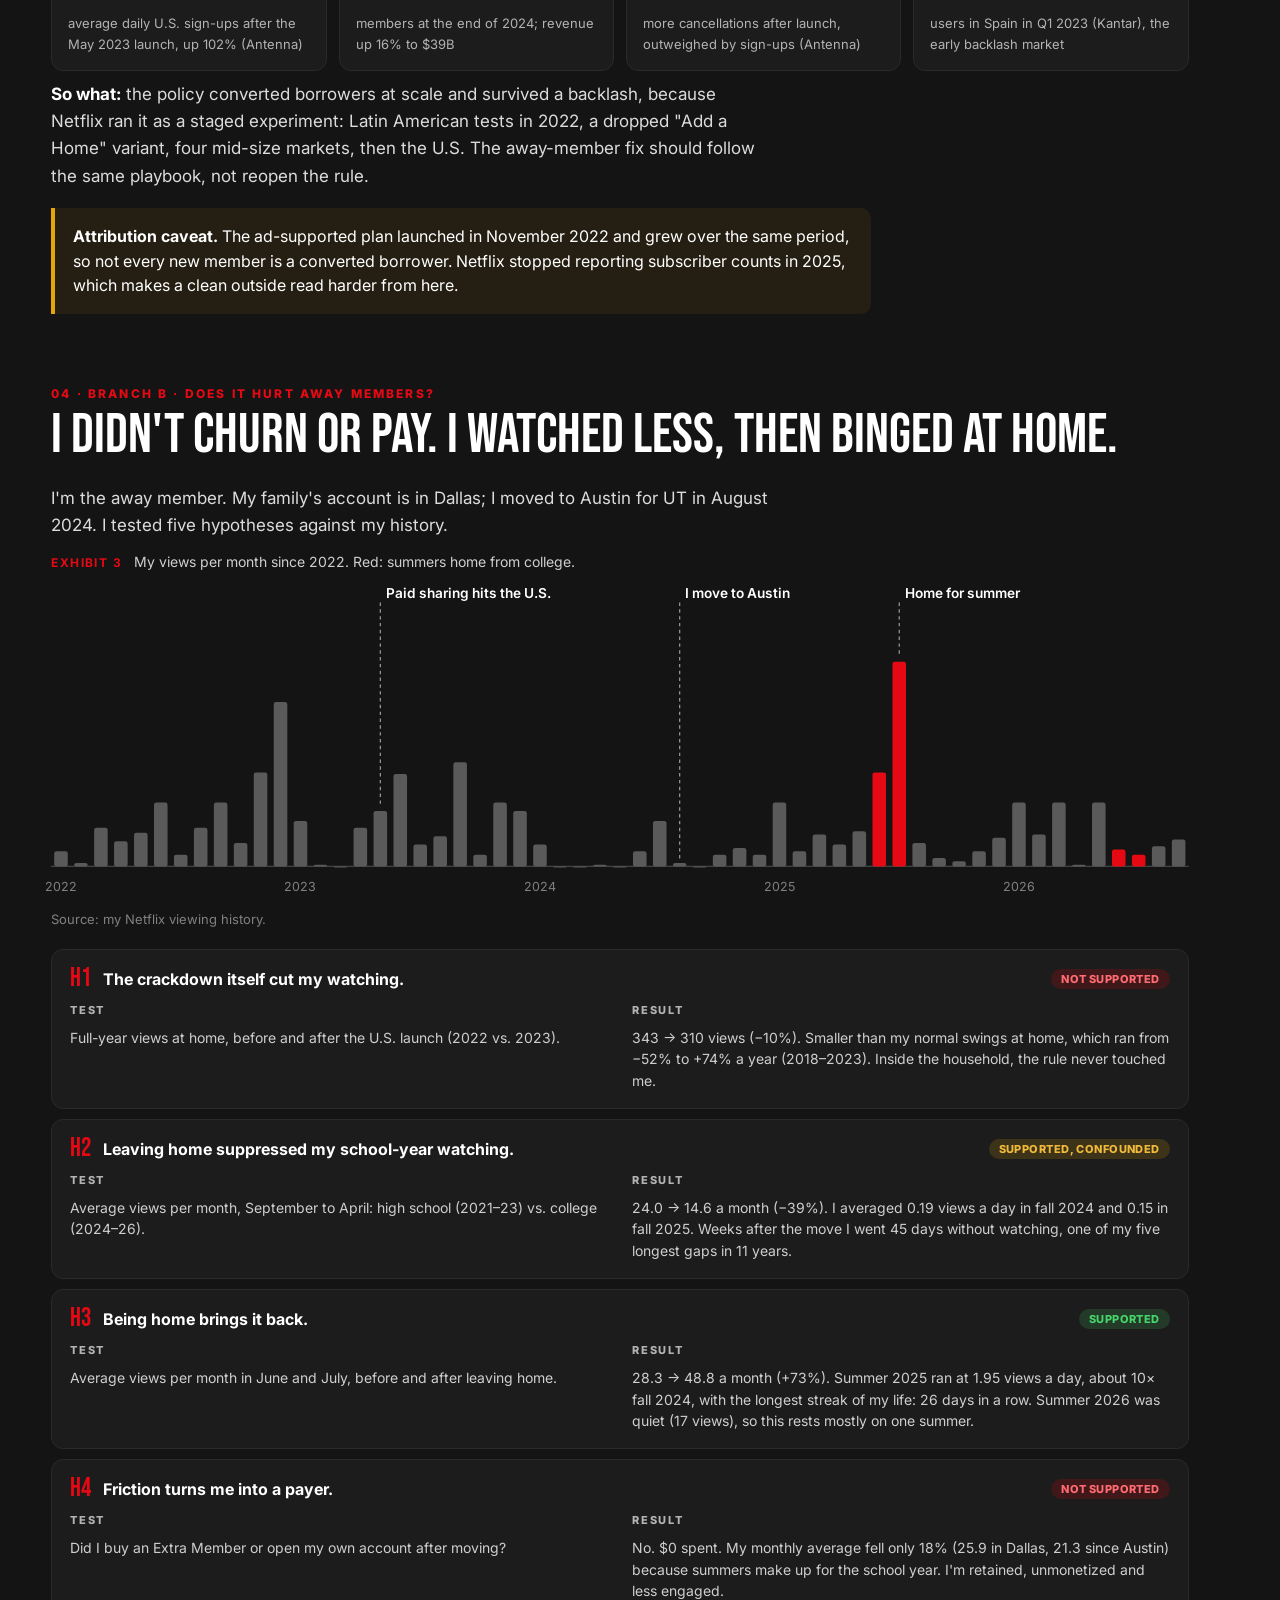
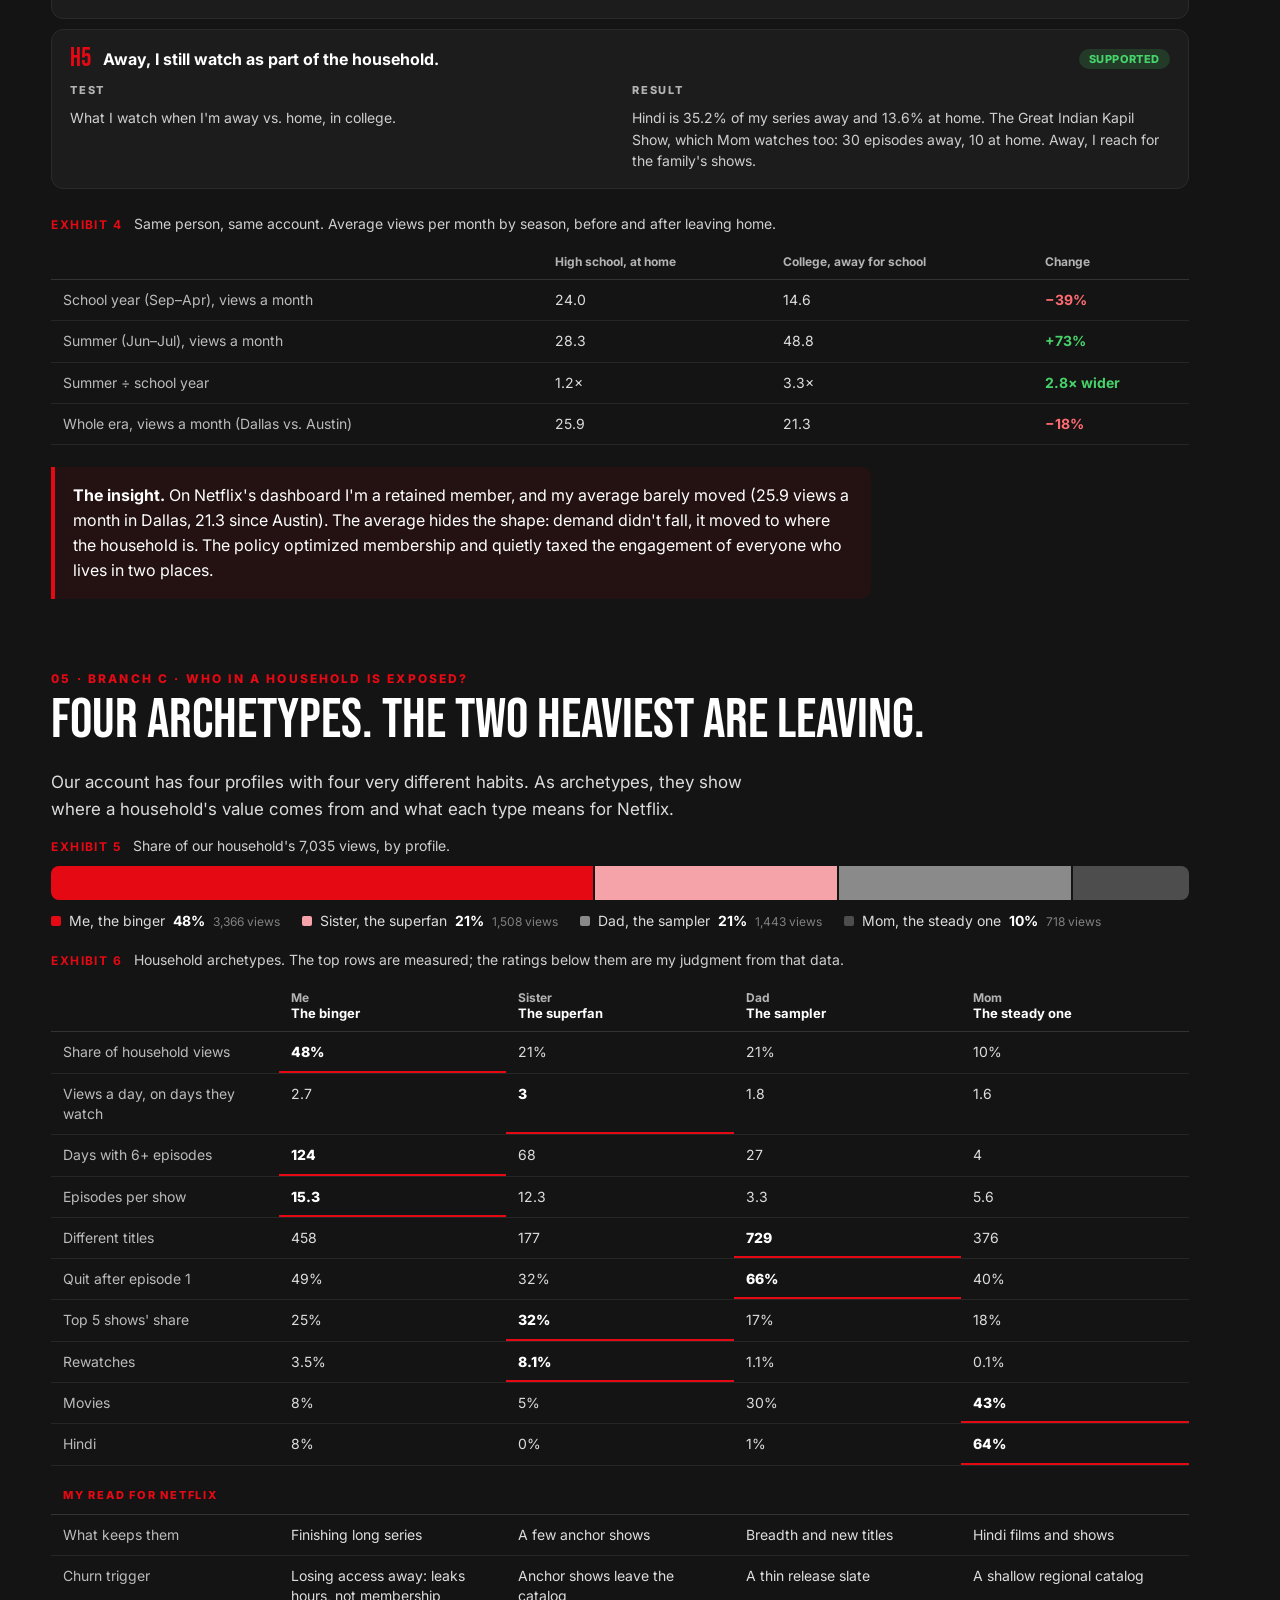
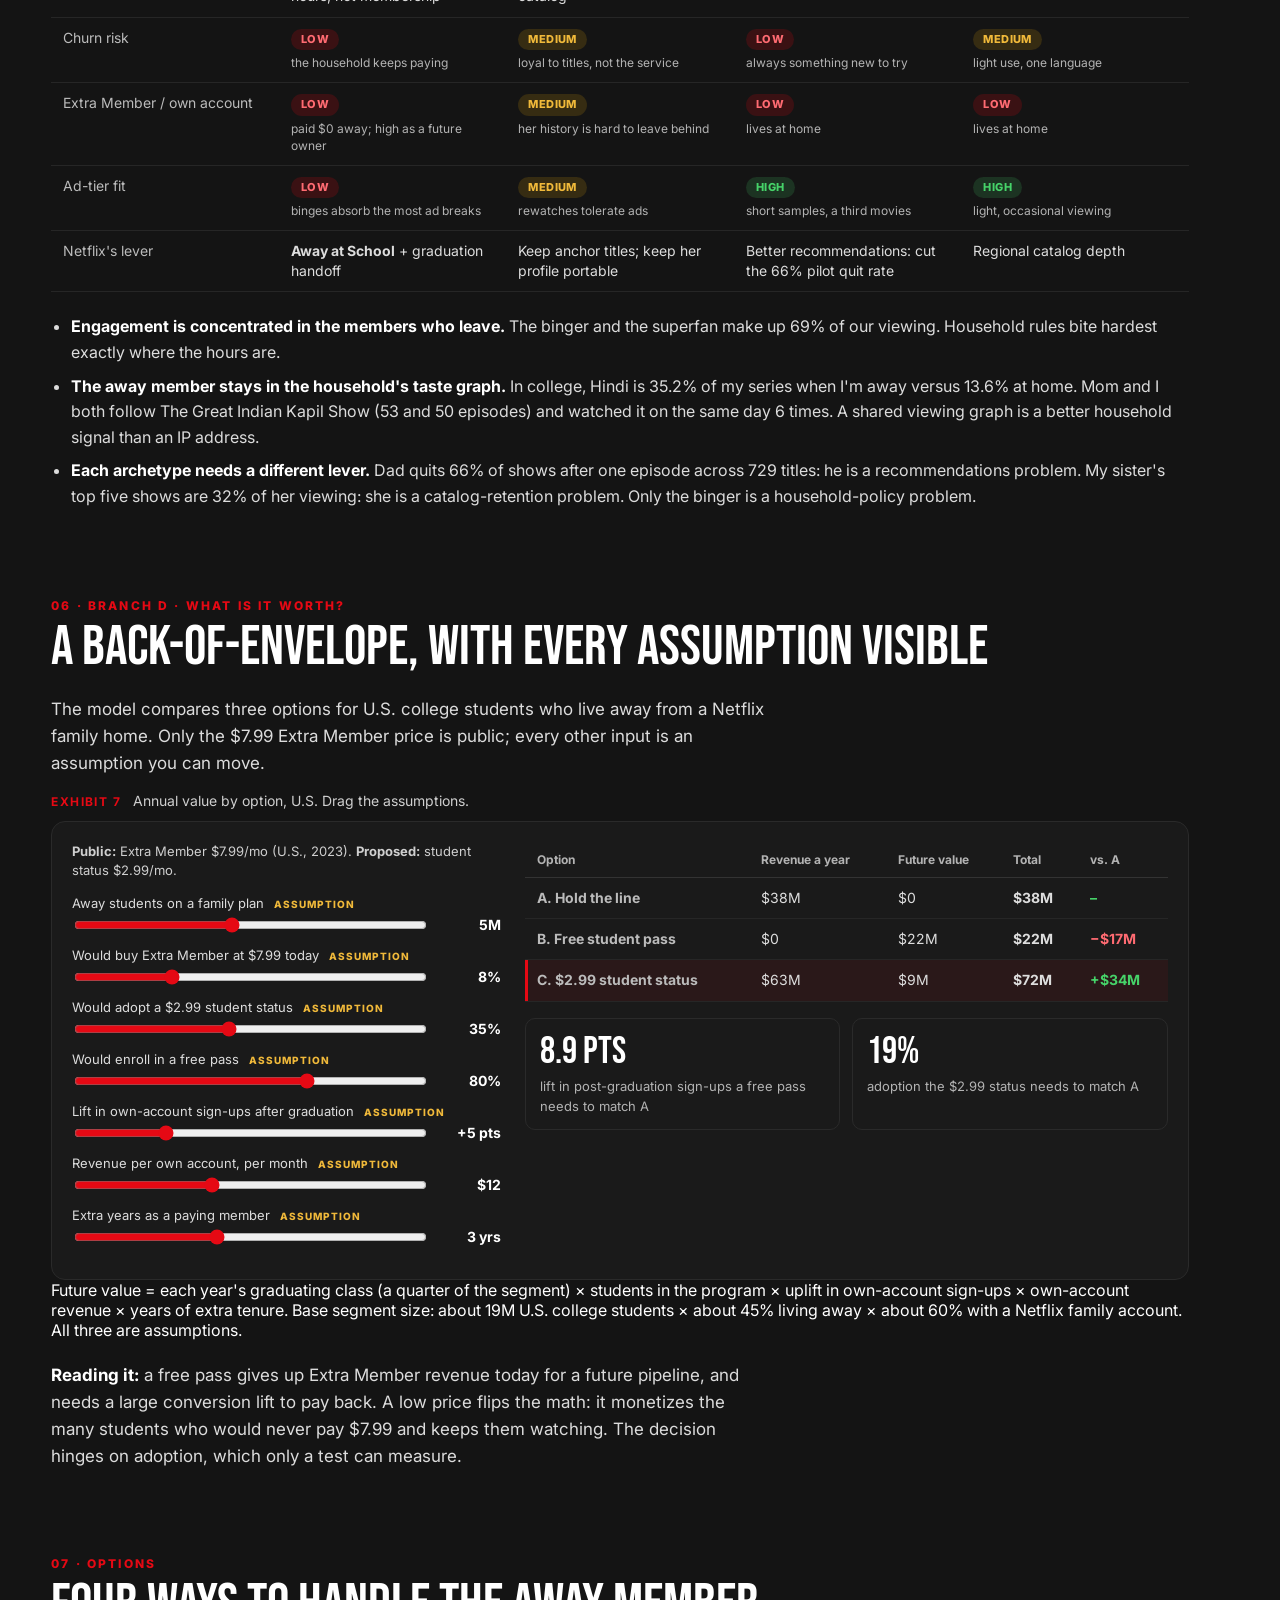
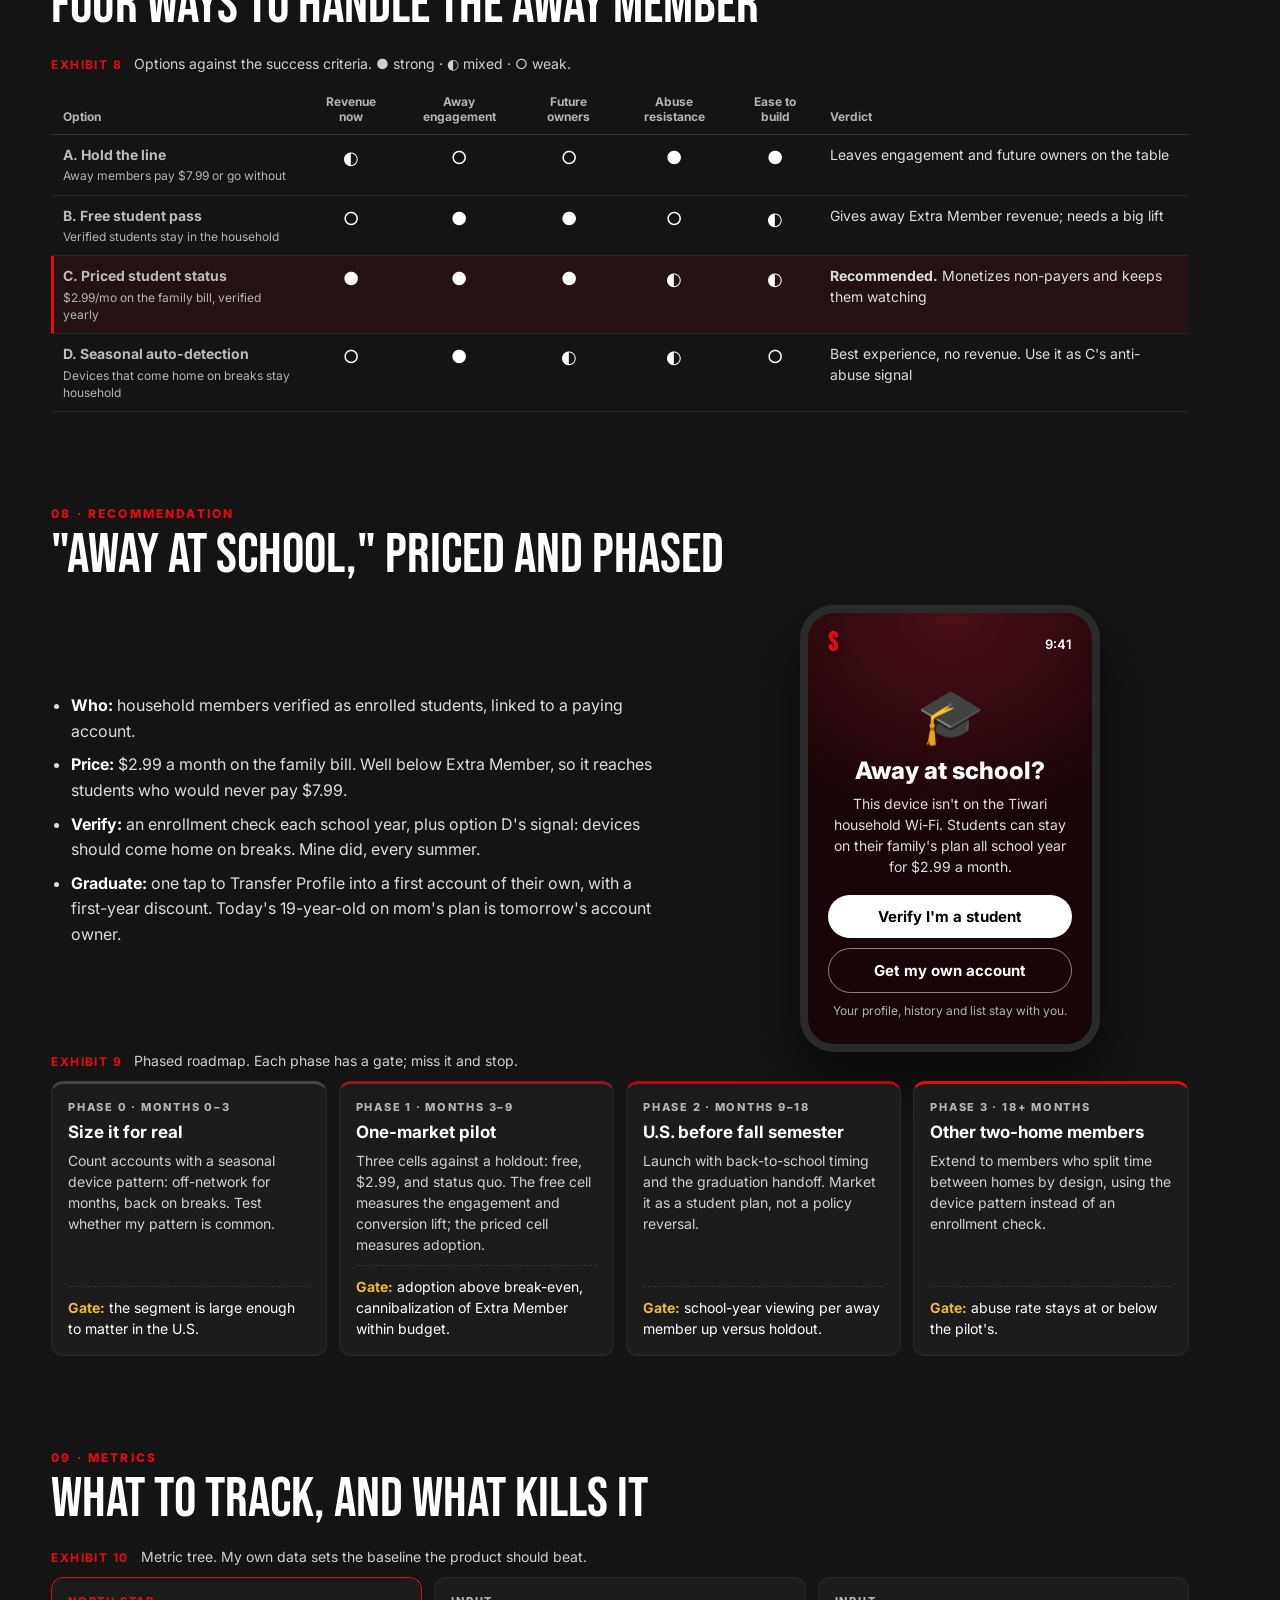
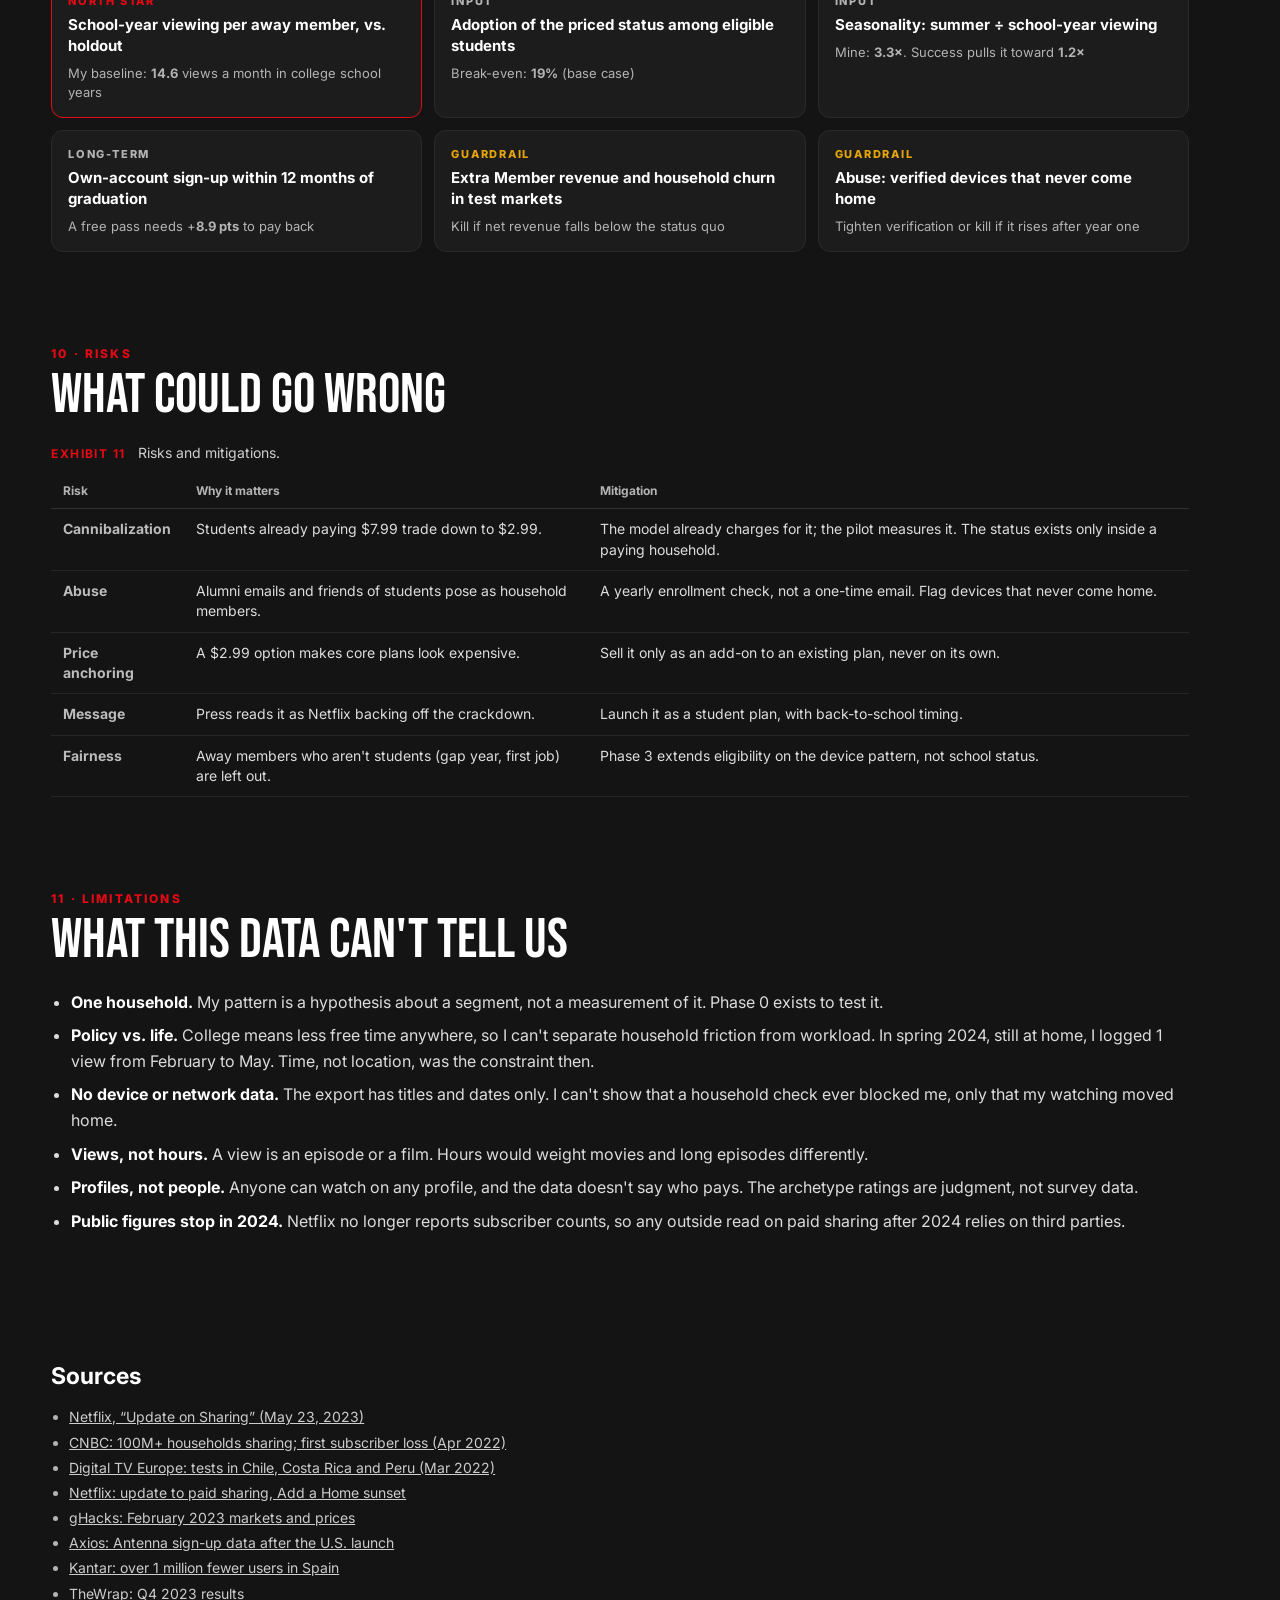
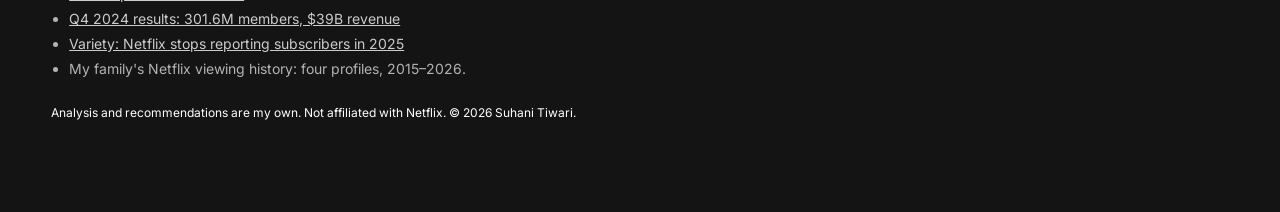
<file: case-study.html>
<!doctype html>
<html lang="en">
<head>
<meta charset="utf-8">
<meta name="viewport" content="width=device-width, initial-scale=1">
<title>One Household | A Strategy Case</title>
<meta name="description" content="A strategy case on Netflix paid sharing: the answer first, an issue tree, hypotheses tested on my own viewing history, a household segmentation, a sizing model, options, a recommendation and a roadmap.">
<link rel="preconnect" href="https://fonts.googleapis.com">
<link rel="preconnect" href="https://fonts.gstatic.com" crossorigin>
<link href="https://fonts.googleapis.com/css2?family=Bebas+Neue&family=Yellowtail&family=Inter:wght@400;500;600;700;800&display=swap" rel="stylesheet">
<link rel="stylesheet" href="css/style.css">
<link rel="stylesheet" href="css/case.css">
</head>
<body class="cs">

<header class="nav is-solid" id="nav">
  <a class="wordmark nav__mark" href="index.html">Still Watching</a>
  <nav class="nav__links" aria-label="Sections">
    <a href="index.html">Home</a>
    <a href="#summary">Summary</a>
    <a href="#evidence">Evidence</a>
    <a href="#segments">Segments</a>
    <a href="#sizing">Sizing</a>
    <a href="#plan">Recommendation</a>
  </nav>
</header>

<main>
  <section class="cs-hero">
    <div class="cs-hero__wall" id="cs-wall" aria-hidden="true"></div>
    <div class="cs-hero__body">
      <p class="cs-kicker">Strategy case · Netflix paid sharing · 2022–2026</p>
      <h1 class="cs-title">One Household</h1>
      <p class="cs-lede">Netflix's password crackdown won the membership war. My own viewing history shows where it still leaks value: the family member who lives in two places.</p>
      <div class="cs-role">
        <span><b>Question</b> How should Netflix monetize members who live away part of the year?</span>
        <span><b>Evidence</b> Public results + <strong data-k="householdViews">…</strong> views across our 4 family profiles</span>
      </div>
    </div>
  </section>

  <!-- Executive summary: answer first -->
  <section class="cs-sec" id="summary">
    <p class="cs-step">Executive summary</p>
    <h2 class="cs-h">Keep paid sharing. Charge the away member a little, not nothing.</h2>
    <div class="cs-answer">
      <p><b>Recommendation.</b> Netflix should add a priced <b>"Away at School"</b> status: $2.99 a month on the family bill, verified by enrollment, renewed each school year, with a one-tap handoff to an account of their own at graduation. Pilot it in one market against a holdout, then launch in the U.S. ahead of a fall semester.</p>
    </div>
    <ol class="cs-pillars">
      <li><b>The policy is right.</b> Netflix added <b>29.5M</b> members in 2023, the year paid sharing reached the U.S. Reopening it is off the table.</li>
      <li><b>It leaks engagement from one segment.</b> After I left home, my school-year watching fell <b data-k="schoolDrop">…</b> and my summers at home rose <b data-k="summerLift">…</b>. I paid $0 for access away. I watched less instead.</li>
      <li><b>The leak sits where engagement concentrates.</b> The two kids generate <b data-k="kidsShare">…</b> of our household's viewing. They are the members most likely to move out.</li>
      <li><b>Priced beats free.</b> In my sizing model, a free pass loses money unless it lifts post-graduation sign-ups by <b data-k="beFreeUplift">…</b>. A $2.99 status beats the status quo if <b data-k="beAdopt">…</b> of away students adopt it. That adoption rate is what the pilot must prove.</li>
    </ol>
    <div class="cs-tldr cs-tldr--flat">
      <div class="stat stat--hot"><b data-k="schoolDrop">…</b><span>drop in my school-year viewing after I moved out</span></div>
      <div class="stat"><b data-k="seasonX">…</b><span>summer vs. school-year viewing in college (<span data-k="seasonXhs">…</span> in high school)</span></div>
      <div class="stat stat--hot"><b data-k="kidsShare">…</b><span>of household viewing comes from the two kids, the likeliest to leave</span></div>
      <div class="stat"><b data-k="beAdopt">…</b><span>adoption a $2.99 status needs to beat the status quo (base case)</span></div>
    </div>
  </section>

  <!-- Problem -->
  <section class="cs-sec" id="problem">
    <p class="cs-step">01 · Problem statement</p>
    <h2 class="cs-h">A household is an address. A family isn't.</h2>
    <div class="scq">
      <div class="scq__item"><span>Situation</span><p>In April 2022 Netflix lost subscribers for the first time in over a decade and reported <b>100M+ households</b> watching on shared accounts, 30M+ of them in the U.S. and Canada. Paid sharing (household detection, Extra Member, Transfer Profile) reached the U.S. on May 23, 2023.</p></div>
      <div class="scq__item"><span>Complication</span><p>The rule defines a household by where devices connect. A college student is family but lives elsewhere nine months a year. The policy has no product for them: pay $7.99 as an Extra Member, or watch less.</p></div>
      <div class="scq__item scq__item--q"><span>Key question</span><p>How should Netflix monetize household members who live away part of the year, without taxing the engagement that keeps the household paying?</p></div>
    </div>
    <p class="cs-p cs-note"><b>Success criteria:</b> net revenue at or above the status quo, higher school-year engagement among away members, no measurable hit to Extra Member sales or household retention. <b>Out of scope:</b> reversing paid sharing; core plan pricing.</p>
  </section>

  <!-- Issue tree -->
  <section class="cs-sec" id="tree">
    <p class="cs-step">02 · Issue tree</p>
    <h2 class="cs-h">Four questions, answered in order</h2>
    <figure class="cs-exhibit">
      <figcaption class="cs-exhibit__cap"><b>Exhibit 1</b> The key question splits into four branches that don't overlap. Each verdict links to its evidence.</figcaption>
      <div class="itree">
        <div class="itree__root">Should Netflix build a product for members who live away?</div>
        <div class="itree__branches">
          <a class="itree__b" href="#context"><b>A. Did paid sharing work?</b><span>Members, revenue, backlash</span><em class="pill pill--yes">Yes</em></a>
          <a class="itree__b" href="#evidence"><b>B. Does it hurt away members?</b><span>Five hypotheses, tested on my history</span><em class="pill pill--part">Yes, on engagement</em></a>
          <a class="itree__b" href="#segments"><b>C. Who in a household is exposed?</b><span>Four archetypes, sized</span><em class="pill pill--yes">The heaviest viewers</em></a>
          <a class="itree__b" href="#sizing"><b>D. What is it worth, and which option wins?</b><span>Sizing, options, trade-offs</span><em class="pill pill--part">A priced status</em></a>
        </div>
      </div>
    </figure>
  </section>

  <!-- A. Context -->
  <section class="cs-sec" id="context">
    <p class="cs-step">03 · Branch A · Did paid sharing work?</p>
    <h2 class="cs-h">Yes. Netflix's best growth years followed it.</h2>
    <figure class="cs-exhibit cs-chart">
      <figcaption class="cs-exhibit__cap"><b>Exhibit 2</b> Paid net additions per quarter, millions. Red: quarters after the U.S. launch.</figcaption>
      <div id="net-adds"></div>
      <figcaption>Source: Netflix shareholder letters.</figcaption>
    </figure>
    <div class="impact">
      <div class="impact__card"><b>73K</b><span>average daily U.S. sign-ups after the May 2023 launch, up 102% (Antenna)</span></div>
      <div class="impact__card"><b>301.6M</b><span>members at the end of 2024; revenue up 16% to $39B</span></div>
      <div class="impact__card impact__card--bad"><b>+25%</b><span>more cancellations after launch, outweighed by sign-ups (Antenna)</span></div>
      <div class="impact__card impact__card--bad"><b>−1M</b><span>users in Spain in Q1 2023 (Kantar), the early backlash market</span></div>
    </div>
    <p class="cs-p"><b>So what:</b> the policy converted borrowers at scale and survived a backlash, because Netflix ran it as a staged experiment: Latin American tests in 2022, a dropped "Add a Home" variant, four mid-size markets, then the U.S. The away-member fix should follow the same playbook, not reopen the rule.</p>
    <div class="cs-callout cs-callout--warn"><b>Attribution caveat.</b> The ad-supported plan launched in November 2022 and grew over the same period, so not every new member is a converted borrower. Netflix stopped reporting subscriber counts in 2025, which makes a clean outside read harder from here.</div>
  </section>

  <!-- B. Evidence -->
  <section class="cs-sec" id="evidence">
    <p class="cs-step">04 · Branch B · Does it hurt away members?</p>
    <h2 class="cs-h">I didn't churn or pay. I watched less, then binged at home.</h2>
    <p class="cs-p">I'm the away member. My family's account is in Dallas; I moved to Austin for UT in August 2024. I tested five hypotheses against my history.</p>
    <figure class="cs-exhibit cs-chart">
      <figcaption class="cs-exhibit__cap"><b>Exhibit 3</b> My views per month since 2022. Red: summers home from college.</figcaption>
      <div id="me-chart"></div>
      <figcaption>Source: my Netflix viewing history.</figcaption>
    </figure>

    <div class="hyps" id="hyps"></div>

    <figure class="cs-exhibit">
      <figcaption class="cs-exhibit__cap"><b>Exhibit 4</b> Same person, same account. Average views per month by season, before and after leaving home.</figcaption>
      <div class="cs-table-wrap"><table class="cs-table" id="season-table"></table></div>
    </figure>
    <div class="cs-callout"><b>The insight.</b> On Netflix's dashboard I'm a retained member, and my average barely moved (<span data-k="dallasPM">…</span> views a month in Dallas, <span data-k="austinPM">…</span> since Austin). The average hides the shape: demand didn't fall, it moved to where the household is. The policy optimized membership and quietly taxed the engagement of everyone who lives in two places.</div>
  </section>

  <!-- C. Segments -->
  <section class="cs-sec" id="segments">
    <p class="cs-step">05 · Branch C · Who in a household is exposed?</p>
    <h2 class="cs-h">Four archetypes. The two heaviest are leaving.</h2>
    <p class="cs-p">Our account has four profiles with four very different habits. As archetypes, they show where a household's value comes from and what each type means for Netflix.</p>
    <figure class="cs-exhibit">
      <figcaption class="cs-exhibit__cap"><b>Exhibit 5</b> Share of our household's <span data-k="householdViews">…</span> views, by profile.</figcaption>
      <div class="sharebar" id="sharebar"></div>
    </figure>
    <figure class="cs-exhibit">
      <figcaption class="cs-exhibit__cap"><b>Exhibit 6</b> Household archetypes. The top rows are measured; the ratings below them are my judgment from that data.</figcaption>
      <div class="cs-table-wrap"><table class="cs-table cs-table--seg" id="seg-table"></table></div>
    </figure>
    <ul class="cs-list">
      <li><b>Engagement is concentrated in the members who leave.</b> The binger and the superfan make up <span data-k="kidsShare">…</span> of our viewing. Household rules bite hardest exactly where the hours are.</li>
      <li><b>The away member stays in the household's taste graph.</b> In college, Hindi is <span data-k="hindiAway">…</span> of my series when I'm away versus <span data-k="hindiHome">…</span> at home. Mom and I both follow The Great Indian Kapil Show (<span data-k="kapilMom">…</span> and <span data-k="kapilMe">…</span> episodes) and watched it on the same day <span data-k="kapilSame">…</span> times. A shared viewing graph is a better household signal than an IP address.</li>
      <li><b>Each archetype needs a different lever.</b> Dad quits <span data-k="quitDad">…</span> of shows after one episode across <span data-k="titlesDad">…</span> titles: he is a recommendations problem. My sister's top five shows are <span data-k="top5Sis">…</span> of her viewing: she is a catalog-retention problem. Only the binger is a household-policy problem.</li>
    </ul>
  </section>

  <!-- D. Sizing -->
  <section class="cs-sec" id="sizing">
    <p class="cs-step">06 · Branch D · What is it worth?</p>
    <h2 class="cs-h">A back-of-envelope, with every assumption visible</h2>
    <p class="cs-p">The model compares three options for U.S. college students who live away from a Netflix family home. Only the $7.99 Extra Member price is public; every other input is an assumption you can move.</p>
    <figure class="cs-exhibit">
      <figcaption class="cs-exhibit__cap"><b>Exhibit 7</b> Annual value by option, U.S. Drag the assumptions.</figcaption>
      <div class="sizing">
        <div class="sizing__inputs" id="sizing-inputs"></div>
        <div class="sizing__out">
          <div class="cs-table-wrap"><table class="cs-table" id="sizing-table"></table></div>
          <div class="sizing__be" id="sizing-be"></div>
        </div>
      </div>
      <figcaption>Future value = each year's graduating class (a quarter of the segment) × students in the program × uplift in own-account sign-ups × own-account revenue × years of extra tenure. Base segment size: about 19M U.S. college students × about 45% living away × about 60% with a Netflix family account. All three are assumptions.</figcaption>
    </figure>
    <p class="cs-p"><b>Reading it:</b> a free pass gives up Extra Member revenue today for a future pipeline, and needs a large conversion lift to pay back. A low price flips the math: it monetizes the many students who would never pay $7.99 and keeps them watching. The decision hinges on adoption, which only a test can measure.</p>
  </section>

  <!-- Options -->
  <section class="cs-sec" id="options">
    <p class="cs-step">07 · Options</p>
    <h2 class="cs-h">Four ways to handle the away member</h2>
    <figure class="cs-exhibit">
      <figcaption class="cs-exhibit__cap"><b>Exhibit 8</b> Options against the success criteria. ● strong · ◐ mixed · ○ weak.</figcaption>
      <div class="cs-table-wrap"><table class="cs-table cs-table--opts">
        <thead><tr><th>Option</th><th>Revenue now</th><th>Away engagement</th><th>Future owners</th><th>Abuse resistance</th><th>Ease to build</th><th>Verdict</th></tr></thead>
        <tbody>
          <tr><td><b>A. Hold the line</b><span>Away members pay $7.99 or go without</span></td><td>◐</td><td>○</td><td>○</td><td>●</td><td>●</td><td>Leaves engagement and future owners on the table</td></tr>
          <tr><td><b>B. Free student pass</b><span>Verified students stay in the household</span></td><td>○</td><td>●</td><td>●</td><td>○</td><td>◐</td><td>Gives away Extra Member revenue; needs a big lift</td></tr>
          <tr class="is-pick"><td><b>C. Priced student status</b><span>$2.99/mo on the family bill, verified yearly</span></td><td>●</td><td>●</td><td>●</td><td>◐</td><td>◐</td><td><b>Recommended.</b> Monetizes non-payers and keeps them watching</td></tr>
          <tr><td><b>D. Seasonal auto-detection</b><span>Devices that come home on breaks stay household</span></td><td>○</td><td>●</td><td>◐</td><td>◐</td><td>○</td><td>Best experience, no revenue. Use it as C's anti-abuse signal</td></tr>
        </tbody>
      </table></div>
    </figure>
  </section>

  <!-- Recommendation + roadmap -->
  <section class="cs-sec" id="plan">
    <p class="cs-step">08 · Recommendation</p>
    <h2 class="cs-h">"Away at School," priced and phased</h2>
    <div class="cs-split cs-split--mock">
      <div>
        <ul class="cs-list">
          <li><b>Who:</b> household members verified as enrolled students, linked to a paying account.</li>
          <li><b>Price:</b> $2.99 a month on the family bill. Well below Extra Member, so it reaches students who would never pay $7.99.</li>
          <li><b>Verify:</b> an enrollment check each school year, plus option D's signal: devices should come home on breaks. Mine did, every summer.</li>
          <li><b>Graduate:</b> one tap to Transfer Profile into a first account of their own, with a first-year discount. Today's 19-year-old on mom's plan is tomorrow's account owner.</li>
        </ul>
      </div>
      <figure class="mock" aria-label="Mockup of an Away at School prompt">
        <div class="mock__phone">
          <div class="mock__bar"><span class="wordmark">S</span><span>9:41</span></div>
          <div class="mock__shield" aria-hidden="true">🎓</div>
          <p class="mock__title">Away at school?</p>
          <p class="mock__text">This device isn't on the Tiwari household Wi-Fi. Students can stay on their family's plan all school year for $2.99 a month.</p>
          <button class="mock__btn" type="button">Verify I'm a student</button>
          <button class="mock__btn mock__btn--ghost" type="button">Get my own account</button>
          <p class="mock__fine">Your profile, history and list stay with you.</p>
        </div>
      </figure>
    </div>

    <figure class="cs-exhibit">
      <figcaption class="cs-exhibit__cap"><b>Exhibit 9</b> Phased roadmap. Each phase has a gate; miss it and stop.</figcaption>
      <div class="phases">
        <div class="phase"><span>Phase 0 · Months 0–3</span><h3>Size it for real</h3><p>Count accounts with a seasonal device pattern: off-network for months, back on breaks. Test whether my pattern is common.</p><p class="phase__gate"><b>Gate:</b> the segment is large enough to matter in the U.S.</p></div>
        <div class="phase"><span>Phase 1 · Months 3–9</span><h3>One-market pilot</h3><p>Three cells against a holdout: free, $2.99, and status quo. The free cell measures the engagement and conversion lift; the priced cell measures adoption.</p><p class="phase__gate"><b>Gate:</b> adoption above break-even, cannibalization of Extra Member within budget.</p></div>
        <div class="phase"><span>Phase 2 · Months 9–18</span><h3>U.S. before fall semester</h3><p>Launch with back-to-school timing and the graduation handoff. Market it as a student plan, not a policy reversal.</p><p class="phase__gate"><b>Gate:</b> school-year viewing per away member up versus holdout.</p></div>
        <div class="phase"><span>Phase 3 · 18+ months</span><h3>Other two-home members</h3><p>Extend to members who split time between homes by design, using the device pattern instead of an enrollment check.</p><p class="phase__gate"><b>Gate:</b> abuse rate stays at or below the pilot's.</p></div>
      </div>
    </figure>
  </section>

  <!-- KPIs -->
  <section class="cs-sec" id="kpis">
    <p class="cs-step">09 · Metrics</p>
    <h2 class="cs-h">What to track, and what kills it</h2>
    <figure class="cs-exhibit">
      <figcaption class="cs-exhibit__cap"><b>Exhibit 10</b> Metric tree. My own data sets the baseline the product should beat.</figcaption>
      <div class="metrics">
        <div class="metric metric--north"><span>North star</span><b>School-year viewing per away member, vs. holdout</b><i>My baseline: <strong data-k="schoolPM">…</strong> views a month in college school years</i></div>
        <div class="metric"><span>Input</span><b>Adoption of the priced status among eligible students</b><i>Break-even: <strong data-k="beAdopt">…</strong> (base case)</i></div>
        <div class="metric"><span>Input</span><b>Seasonality: summer ÷ school-year viewing</b><i>Mine: <strong data-k="seasonX">…</strong>. Success pulls it toward <strong data-k="seasonXhs">…</strong></i></div>
        <div class="metric"><span>Long-term</span><b>Own-account sign-up within 12 months of graduation</b><i>A free pass needs +<strong data-k="beFreeUplift">…</strong> to pay back</i></div>
        <div class="metric metric--guard"><span>Guardrail</span><b>Extra Member revenue and household churn in test markets</b><i>Kill if net revenue falls below the status quo</i></div>
        <div class="metric metric--guard"><span>Guardrail</span><b>Abuse: verified devices that never come home</b><i>Tighten verification or kill if it rises after year one</i></div>
      </div>
    </figure>
  </section>

  <!-- Risks -->
  <section class="cs-sec" id="risks">
    <p class="cs-step">10 · Risks</p>
    <h2 class="cs-h">What could go wrong</h2>
    <figure class="cs-exhibit">
      <figcaption class="cs-exhibit__cap"><b>Exhibit 11</b> Risks and mitigations.</figcaption>
      <div class="cs-table-wrap"><table class="cs-table">
        <thead><tr><th>Risk</th><th>Why it matters</th><th>Mitigation</th></tr></thead>
        <tbody>
          <tr><td><b>Cannibalization</b></td><td>Students already paying $7.99 trade down to $2.99.</td><td>The model already charges for it; the pilot measures it. The status exists only inside a paying household.</td></tr>
          <tr><td><b>Abuse</b></td><td>Alumni emails and friends of students pose as household members.</td><td>A yearly enrollment check, not a one-time email. Flag devices that never come home.</td></tr>
          <tr><td><b>Price anchoring</b></td><td>A $2.99 option makes core plans look expensive.</td><td>Sell it only as an add-on to an existing plan, never on its own.</td></tr>
          <tr><td><b>Message</b></td><td>Press reads it as Netflix backing off the crackdown.</td><td>Launch it as a student plan, with back-to-school timing.</td></tr>
          <tr><td><b>Fairness</b></td><td>Away members who aren't students (gap year, first job) are left out.</td><td>Phase 3 extends eligibility on the device pattern, not school status.</td></tr>
        </tbody>
      </table></div>
    </figure>
  </section>

  <!-- Limitations -->
  <section class="cs-sec" id="limits">
    <p class="cs-step">11 · Limitations</p>
    <h2 class="cs-h">What this data can't tell us</h2>
    <ul class="cs-list">
      <li><b>One household.</b> My pattern is a hypothesis about a segment, not a measurement of it. Phase 0 exists to test it.</li>
      <li><b>Policy vs. life.</b> College means less free time anywhere, so I can't separate household friction from workload. In spring 2024, still at home, I logged <span data-k="spring24">…</span> from February to May. Time, not location, was the constraint then.</li>
      <li><b>No device or network data.</b> The export has titles and dates only. I can't show that a household check ever blocked me, only that my watching moved home.</li>
      <li><b>Views, not hours.</b> A view is an episode or a film. Hours would weight movies and long episodes differently.</li>
      <li><b>Profiles, not people.</b> Anyone can watch on any profile, and the data doesn't say who pays. The archetype ratings are judgment, not survey data.</li>
      <li><b>Public figures stop in 2024.</b> Netflix no longer reports subscriber counts, so any outside read on paid sharing after 2024 relies on third parties.</li>
    </ul>
  </section>

  <section class="cs-sec cs-sources">
    <h2 class="cs-h3">Sources</h2>
    <ul>
      <li><a href="https://about.netflix.com/en/news/update-on-sharing-may-us" target="_blank" rel="noopener">Netflix, “Update on Sharing” (May 23, 2023)</a></li>
      <li><a href="https://www.cnbc.com/2022/04/19/netflix-warns-password-sharing-crackdown-is-coming.html" target="_blank" rel="noopener">CNBC: 100M+ households sharing; first subscriber loss (Apr 2022)</a></li>
      <li><a href="https://digitaltveurope.com/2022/03/17/netflix-to-test-out-of-household-sharing-plan" target="_blank" rel="noopener">Digital TV Europe: tests in Chile, Costa Rica and Peru (Mar 2022)</a></li>
      <li><a href="https://about.netflix.com/news/update-to-paid-sharing" target="_blank" rel="noopener">Netflix: update to paid sharing, Add a Home sunset</a></li>
      <li><a href="https://www.ghacks.net/2023/02/09/netflix-buy-an-extra-member-costs-more-than-the-basic-with-ads-plan/" target="_blank" rel="noopener">gHacks: February 2023 markets and prices</a></li>
      <li><a href="https://www.axios.com/2023/06/09/netflix-password-share-streaming" target="_blank" rel="noopener">Axios: Antenna sign-up data after the U.S. launch</a></li>
      <li><a href="https://www.kantar.com/Inspiration/FMCG/Netflix-crackdown-on-password-sharing-results-in-over-1-million-fewer-subscribers-in-Spain" target="_blank" rel="noopener">Kantar: over 1 million fewer users in Spain</a></li>
      <li><a href="https://www.thewrap.com/netflix-earnings-q4-2023/" target="_blank" rel="noopener">TheWrap: Q4 2023 results</a></li>
      <li><a href="https://licensinginternational.org/news/netflix-reports-q4-2024-financial-results/" target="_blank" rel="noopener">Q4 2024 results: 301.6M members, $39B revenue</a></li>
      <li><a href="https://au.variety.com/2024/tv/news/netflix-stop-reporting-subscriber-numbers-starting-2025-13508" target="_blank" rel="noopener">Variety: Netflix stops reporting subscribers in 2025</a></li>
      <li>My family's Netflix viewing history: four profiles, 2015–2026.</li>
    </ul>
    <p class="about__small">Analysis and recommendations are my own. Not affiliated with Netflix. © 2026 Suhani Tiwari.</p>
  </section>
</main>

<div class="tooltip" id="tooltip" hidden></div>
<script src="js/case.js"></script>
</body>
</html>
</file>
<file: css/style.css>
:root {
  --bg: #141414;
  --bg-2: #181818;
  --card: #2f2f2f;
  --text: #fff;
  --muted: #b3b3b3;
  --dim: #808080;
  --red: #e50914;
  --red-dark: #b20710;
  --green: #46d369;
  --gutter: clamp(16px, 4vw, 60px);
  --display: "Bebas Neue", Impact, "Arial Narrow", sans-serif;
  --body: Inter, "Helvetica Neue", Arial, sans-serif;
}

* { box-sizing: border-box; }
html { scroll-behavior: smooth; }
body {
  margin: 0;
  background: var(--bg);
  color: var(--text);
  font-family: var(--body);
  -webkit-font-smoothing: antialiased;
  overflow-x: hidden;
}
body.locked { overflow: hidden; }
a { color: inherit; }
button { font: inherit; color: inherit; }
:focus-visible { outline: 2px solid #fff; outline-offset: 3px; }

.wordmark {
  font-family: var(--display);
  color: var(--red);
  letter-spacing: .04em;
  text-transform: uppercase;
  text-decoration: none;
  line-height: 1;
  text-shadow: 0 2px 6px rgba(0, 0, 0, .4);
}

/* ---------- Intro ---------- */
.intro { position: fixed; inset: 0; z-index: 60; background: #000; display: grid; place-items: center; overflow: hidden; }
.intro[hidden] { display: none; }
.intro__start { position: relative; background: none; border: 0; cursor: pointer; display: grid; place-items: center; width: 100%; height: 100%; }
.intro__logo { position: relative; z-index: 2; width: clamp(120px, 18vw, 230px); overflow: visible; transform-origin: 50% 50%;
  filter: drop-shadow(0 0 28px rgba(229, 9, 20, .55)) drop-shadow(0 18px 30px rgba(0, 0, 0, .8)); animation: breathe 2.4s ease-in-out infinite; }
@keyframes breathe { 50% { transform: scale(1.04); filter: drop-shadow(0 0 50px rgba(229, 9, 20, .8)) drop-shadow(0 18px 30px rgba(0, 0, 0, .8)); } }
.intro__ribbon { fill: none; stroke: url(#intro-s); stroke-width: 30; stroke-linecap: butt; stroke-dasharray: 1; stroke-dashoffset: 0; }
.intro__ribbon--shade { stroke: #5a040a; stroke-width: 34; transform: translate(3px, 4px); opacity: .8; }
.intro__hint { position: absolute; bottom: 9vh; left: 16px; right: 16px; display: flex; flex-direction: column; align-items: center; gap: 10px; color: #ddd; text-align: center; }
.intro__q { font-family: var(--display); font-weight: 400; font-size: clamp(28px, 3.6vw, 52px); line-height: 1; color: #fff; max-width: 900px; }
.intro__sub { font-size: clamp(14px, 1.2vw, 17px); color: #bbb; max-width: 620px; line-height: 1.5; }
.intro__cta { margin-top: 10px; padding: 10px 22px; border-radius: 4px; background: #fff; color: #000; font-weight: 700; font-size: 16px; }
.intro__cta small { margin-left: 8px; color: #555; font-weight: 500; font-size: 12px; }
.intro__skip { position: absolute; right: 24px; bottom: 24px; background: none; border: 1px solid rgba(255, 255, 255, .4); color: #ccc; border-radius: 999px; padding: 6px 14px; cursor: pointer; }
.intro__streaks { position: absolute; inset: 0; z-index: 1; pointer-events: none; }
.intro__streaks i { position: absolute; top: -10%; bottom: -10%; left: 50%; width: var(--w); background: var(--c); opacity: 0;
  box-shadow: 0 0 18px var(--c); transform: translateX(0) scaleY(0); }
.intro.is-playing .intro__hint, .intro.is-playing .intro__skip { opacity: 0; transition: opacity .3s; }
.intro.is-playing .intro__logo { animation: logo-through 1.5s cubic-bezier(.7, 0, .9, .4) 1.05s forwards; }
.intro.is-playing .intro__ribbon { animation: ribbon-draw .75s cubic-bezier(.6, 0, .2, 1) both; }
.intro.is-playing .intro__ribbon--shade { animation-delay: .06s; }
.intro.is-playing .intro__streaks i { animation: streak 1.5s cubic-bezier(.3, 0, .2, 1) calc(1.15s + var(--d)) forwards; }
.intro.is-playing::after { content: ""; position: absolute; inset: 0; z-index: 3; background: #000; opacity: 0; animation: fade-black .45s ease-in 2.5s forwards; pointer-events: none; }
@keyframes ribbon-draw { from { stroke-dashoffset: 1; } }
@keyframes logo-through { to { transform: scale(16); opacity: 0; filter: blur(6px); } }
@keyframes streak {
  0% { opacity: 0; transform: translateX(0) scaleY(0); }
  25% { opacity: 1; transform: translateX(calc(var(--x) * 8vw)) scaleY(1); }
  100% { opacity: 0; transform: translateX(calc(var(--x) * 70vw)) scaleY(1.1); }
}
@keyframes fade-black { to { opacity: 1; } }
@media (prefers-reduced-motion: reduce) { .intro.is-playing .intro__logo, .intro.is-playing .intro__streaks i, .intro.is-playing .intro__ribbon { animation: none; } }

/* ---------- Who's watching? ---------- */
.profiles {
  position: fixed; inset: 0; z-index: 50; overflow-y: auto;
  display: flex; flex-direction: column; align-items: center; justify-content: center;
  background: radial-gradient(120% 90% at 50% 0%, #4d0f18 0%, #2a070c 45%, #120304 100%);
  padding: 90px var(--gutter) 40px;
  transition: opacity .6s ease, transform .6s ease;
}
.profiles.is-leaving { opacity: 0; transform: scale(1.08); pointer-events: none; }
.profiles__mark { position: absolute; top: 28px; left: var(--gutter); font-size: 34px; }
.profiles__lock { width: clamp(70px, 7vw, 100px); filter: drop-shadow(0 6px 24px rgba(229, 9, 20, .45)); }
.profiles__lock svg { display: block; width: 100%; }
.profiles__shackle { transition: transform .35s ease; transform-origin: 72px 58px; }
.profiles.is-unlocked .profiles__shackle { transform: translateY(-6px) rotate(28deg); }
.profiles__lock-text { margin: 18px auto clamp(32px, 6vh, 72px); max-width: 640px; padding: 0 16px; font-size: clamp(15px, 1.25vw, 18px); line-height: 1.55; color: #ddd; text-align: center; }
.profiles__lock-text b { display: block; margin-top: 8px; color: #fff; font-size: 1.1em; }
.profiles__guide { max-width: 560px; margin: 22px auto 0; padding: 0 16px; color: #bbb; font-size: 15px; line-height: 1.5; text-align: center; }
.profiles__guide b { color: #fff; }
.profiles__title { font-weight: 700; font-size: clamp(30px, 3.4vw, 48px); margin: 0 0 32px; letter-spacing: -.01em; }
.profiles__list { display: flex; flex-wrap: wrap; justify-content: center; gap: clamp(14px, 2vw, 28px); }
.profile {
  display: flex; flex-direction: column; align-items: center; gap: 16px;
  background: none; border: 0; cursor: pointer; padding: 0; color: #bdbdbd;
}
.profile .avatar { width: clamp(92px, 9.5vw, 150px); border: 3px solid transparent; transition: border-color .15s, transform .15s; }
.profile:hover .avatar, .profile:focus-visible .avatar { border-color: #fff; }
.profile:hover, .profile:focus-visible { color: #fff; }
.profile:focus-visible { outline: none; }
.profile.is-shaking .avatar { animation: shake .4s; }
@keyframes shake { 25% { transform: translateX(-6px); } 50% { transform: translateX(6px); } 75% { transform: translateX(-3px); } }
.profile__name { font-size: clamp(15px, 1.4vw, 21px); font-weight: 500; }
.profile--add .avatar { display: grid; place-items: center; background: rgba(255, 255, 255, .08); font-size: 64px; font-weight: 200; color: #ddd; }
.profiles__hint { min-height: 1.4em; margin: 22px 0 0; color: #e5e5e5; font-size: 15px; text-align: center; }
.profiles__manage {
  margin-top: 18px; display: inline-flex; align-items: center; gap: 10px;
  background: rgba(0, 0, 0, .35); border: 1px solid rgba(255, 255, 255, .6); border-radius: 999px;
  padding: 10px 22px; font-size: 17px; font-weight: 600; cursor: pointer;
}
.profiles__manage svg { width: 20px; height: 20px; }
.profiles__manage:hover { background: rgba(255, 255, 255, .1); }

/* Avatars: drawn faces on a color, square with soft corners */
.avatar { position: relative; display: block; aspect-ratio: 1; border-radius: 8px; overflow: hidden; }
.avatar svg, .avatar img { display: block; width: 100%; height: 100%; object-fit: cover; }
.avatar__lock, .avatar__kids { position: absolute; z-index: 1; }
.avatar__lock { left: 9%; bottom: 9%; width: 16%; color: #fff; }
.avatar__kids {
  right: 6%; bottom: 7%; font: 800 clamp(13px, 1.3vw, 20px)/1 var(--body); color: #e50914;
  background: #fff; padding: 2px 5px 3px; border-radius: 5px; letter-spacing: -.02em;
}
.avatar--sm { width: 34px; border-radius: 5px; }

/* ---------- Nav ---------- */
.nav {
  position: fixed; top: 0; left: 0; right: 0; z-index: 20;
  display: flex; align-items: center; gap: 28px;
  padding: 14px var(--gutter);
  background: linear-gradient(180deg, rgba(20, 3, 6, .95), rgba(20, 3, 6, 0));
  transition: background .3s;
}
.nav.is-solid { background: #000; }
.nav__mark { font-size: 32px; }
.nav__links { display: flex; gap: 4px; font-size: 15px; }
.nav__links a { text-decoration: none; color: #b8b8b8; padding: 8px 15px; border-radius: 999px; transition: color .2s, background .2s; }
.nav__links a:hover { color: #fff; }
.nav__links a.is-active { color: #fff; background: rgba(255, 255, 255, .16); font-weight: 600; }
.nav__me { margin-left: auto; display: flex; align-items: center; gap: 8px; background: none; border: 0; padding: 0; cursor: pointer; }
.nav__me:hover .avatar { box-shadow: 0 0 0 2px #fff; }
.nav__caret { font-size: 12px; color: #ddd; }

/* Profile menu */
.nav__menuwrap { margin-left: auto; position: relative; }
.nav__menuwrap .nav__me { margin-left: 0; }
.pmenu { position: absolute; right: 0; top: calc(100% + 12px); width: 280px; background: #262626; border-radius: 12px; padding: 8px; box-shadow: 0 18px 40px rgba(0, 0, 0, .6); z-index: 30; }
.pmenu[hidden] { display: none; }
.pmenu__profile, .pmenu__item { display: flex; align-items: center; gap: 14px; width: 100%; padding: 10px 12px; border-radius: 8px; border: 2px solid transparent;
  background: none; color: #fff; font-size: 17px; text-decoration: none; cursor: pointer; text-align: left; }
.pmenu__profile:hover, .pmenu__item:hover, .pmenu__profile:focus-visible, .pmenu__item:focus-visible { border-color: #fff; outline: none; }
.pmenu__profile .avatar { width: 34px; position: relative; }
.pmenu__profile .avatar__kids { font-size: 8px; padding: 1px 2px; }
.pmenu__item svg { width: 26px; height: 26px; flex: none; }
.pmenu__signout { display: block; width: 100%; margin-top: 6px; padding: 14px 12px; border: 0; border-top: 1px solid #3a3a3a; background: none; color: #fff; font-size: 16px; text-align: left; cursor: pointer; }
.pmenu__signout:hover { text-decoration: underline; }
.toast { position: fixed; left: 50%; bottom: 28px; transform: translate(-50%, 20px); z-index: 80; background: #fff; color: #111; font-weight: 600; padding: 12px 18px; border-radius: 8px; opacity: 0; pointer-events: none; transition: opacity .3s, transform .3s; }
.toast.is-on { opacity: 1; transform: translate(-50%, 0); animation: toast-out .3s 3s forwards; }
@keyframes toast-out { to { opacity: 0; } }

/* ---------- Hero: an inset billboard with the video playing ---------- */
body { background: linear-gradient(180deg, #2b070d 0, #170507 520px, var(--bg) 900px) no-repeat, var(--bg); }
.hero { padding: 76px var(--gutter) 0; }
.hero__card {
  position: relative; overflow: hidden; border-radius: 22px;
  min-height: min(80vh, 780px);
  display: flex; align-items: flex-end;
  padding: 0 clamp(20px, 3vw, 48px) clamp(28px, 5vh, 56px);
  box-shadow: 0 30px 60px rgba(0, 0, 0, .45);
}
.hero__wall { position: absolute; inset: 0; background: #0b0b0b; }

/* The poster wall: my own shows in tilted columns, drifting like a slow camera move */
.wall { position: absolute; inset: 0; z-index: 0; overflow: hidden; background: #0b0b0b; }
.wall__grid {
  position: absolute; left: -25%; right: -25%; top: -60%; bottom: -60%;
  display: flex; gap: 14px; justify-content: center;
  transform: rotateZ(-14deg);
}
.wall__col { flex: 0 0 auto; width: clamp(110px, 10.5vw, 180px); display: flex; flex-direction: column; gap: 14px; animation: drift var(--speed, 70s) linear infinite; }
.wall__col:nth-child(even) { animation-direction: reverse; margin-top: -60px; }
.wall__col img { width: 100%; aspect-ratio: 2 / 3; object-fit: cover; border-radius: 8px; display: block; box-shadow: 0 10px 30px rgba(0, 0, 0, .55); filter: saturate(.9) brightness(.82); }
.wall.is-paused .wall__col { animation-play-state: paused; }
.wall::before { content: ""; position: absolute; inset: 0; z-index: 1; background: radial-gradient(60% 75% at 8% 55%, rgba(229, 9, 20, .55), transparent 70%), linear-gradient(0deg, rgba(0, 0, 0, .35), rgba(0, 0, 0, .35)); mix-blend-mode: normal; }
.wall::after { content: ""; position: absolute; inset: 0; z-index: 1; background: repeating-linear-gradient(0deg, rgba(0, 0, 0, .22) 0 1px, transparent 1px 3px); pointer-events: none; }
.hero__shade {
  position: absolute; inset: 0;
  background:
    linear-gradient(90deg, rgba(0, 0, 0, .78) 0%, rgba(0, 0, 0, .45) 38%, transparent 70%),
    linear-gradient(0deg, rgba(0, 0, 0, .6) 0%, transparent 45%);
}
.hero__mark { position: absolute; top: clamp(18px, 3vw, 40px); left: clamp(20px, 3vw, 48px); font-family: var(--display); color: var(--red); font-size: 52px; line-height: 1; }
.hero__toggle {
  position: absolute; top: clamp(18px, 3vw, 40px); right: clamp(20px, 3vw, 48px);
  width: 42px; height: 42px; border-radius: 50%; border: 1px solid rgba(255, 255, 255, .5);
  background: rgba(0, 0, 0, .35); cursor: pointer; display: grid; place-items: center;
}
.hero__toggle svg { width: 18px; height: 18px; }
.hero__toggle .i-play { display: none; }
.hero__toggle.is-paused .i-play { display: block; }
.hero__toggle.is-paused .i-pause { display: none; }
.hero__body { position: relative; max-width: 720px; }

/* A show-logo title, like the billboard art */
.logo { margin: 0 0 18px; display: inline-grid; line-height: .9; text-shadow: 0 4px 22px rgba(0, 0, 0, .55); }
.logo__the, .logo__script { font-family: "Yellowtail", cursive; color: var(--red); font-weight: 400; }
.logo__the { font-size: clamp(30px, 3.4vw, 50px); margin-left: 12%; margin-bottom: .08em; }
.logo__big { font-family: var(--display); font-size: clamp(64px, 8vw, 116px); letter-spacing: .01em; }
.logo__script { font-size: clamp(54px, 6.4vw, 96px); margin: -.28em 0 -.2em 6%; transform: rotate(-6deg); transform-origin: left; }
.logo__small { font-family: var(--display); color: var(--red); font-size: clamp(30px, 3.4vw, 50px); justify-self: end; margin-right: 6%; letter-spacing: .04em; }

.hero__meta { display: flex; flex-wrap: wrap; align-items: center; gap: 10px; font-size: clamp(15px, 1.25vw, 19px); font-weight: 700; margin: 0 0 14px; }
.hero__meta .dot { width: 4px; height: 4px; border-radius: 50%; background: #aaa; }
.hero__copy { font-size: clamp(16px, 1.45vw, 22px); line-height: 1.45; margin: 0 0 24px; max-width: 640px; text-shadow: 0 1px 4px rgba(0, 0, 0, .6); }
.hero__actions { display: flex; gap: 12px; flex-wrap: wrap; }
.hero__badges { position: absolute; right: clamp(20px, 3vw, 48px); bottom: clamp(28px, 5vh, 56px); display: flex; gap: 8px; flex-wrap: wrap; justify-content: flex-end; max-width: 40%; }
.chip {
  display: inline-flex; align-items: center; gap: 8px; padding: 8px 12px; border-radius: 8px;
  background: rgba(0, 0, 0, .55); backdrop-filter: blur(6px); font-size: 14px; font-weight: 600;
}
.chip i { width: 18px; height: 14px; background: linear-gradient(135deg, #ff3d6e, #e50914 50%, #7b2ff7); clip-path: polygon(0 50%, 100% 0, 100% 100%); }
.match { color: var(--green); font-weight: 700; }
.pill { border: 1px solid rgba(255, 255, 255, .5); padding: 1px 6px; font-size: 12px; border-radius: 3px; }
.top-badge {
  display: inline-flex; flex-direction: column; align-items: center; justify-content: center;
  width: 26px; height: 28px; background: var(--red); border-radius: 2px;
  font-size: 7px; font-weight: 800; line-height: 1; letter-spacing: .02em;
}
.top-badge b { font-size: 12px; }

.btn {
  display: inline-flex; align-items: center; gap: 10px;
  border: 0; border-radius: 999px; cursor: pointer;
  padding: 12px 30px 12px 26px; font-size: 19px; font-weight: 700;
  text-decoration: none; transition: background .15s, opacity .15s;
}
.btn__icon { font-size: 22px; line-height: 1; }
.btn--play, .btn--light { background: #fff; color: #000; }
.btn--play:hover, .btn--light:hover { background: rgba(255, 255, 255, .75); }
.btn--info { background: rgba(109, 109, 110, .55); padding-left: 28px; backdrop-filter: blur(6px); }
.btn--info:hover { background: rgba(109, 109, 110, .45); }
.btn--ghost { background: transparent; border: 1px solid rgba(255, 255, 255, .5); padding: 9px 24px; }
.btn--ghost:hover { border-color: #fff; }

/* ---------- Rows ---------- */
.rows { position: relative; margin-top: 44px; z-index: 2; }
.row { margin-bottom: 48px; }
.row__title { font-size: clamp(19px, 1.75vw, 30px); font-weight: 700; margin: 0 var(--gutter) 14px; color: #fff; letter-spacing: -.01em; }
.row__sub { font-weight: 500; color: var(--dim); font-size: .75em; margin-left: 10px; }
.row__track { position: relative; }
.row__scroller {
  display: flex; gap: 8px;
  /* overflow-x alone makes y compute to auto, and the Top 10 numbers poke below the row: it became
     vertically scrollable and caught the page's wheel. Hidden y sends vertical scroll to the page. */
  overflow-x: auto; overflow-y: hidden; overscroll-behavior-x: contain; scroll-snap-type: x mandatory; scrollbar-width: none;
  padding: 6px var(--gutter) 14px; scroll-padding: 0 var(--gutter);
}
.row__scroller::-webkit-scrollbar { display: none; }
.row__arrow {
  position: absolute; top: 6px; bottom: 14px; width: calc(var(--gutter) - 6px); min-width: 32px; z-index: 3;
  border: 0; background: rgba(20, 20, 20, .6); cursor: pointer;
  font-size: 34px; opacity: 0; transition: opacity .2s, background .2s;
}
.row__arrow--prev { left: 0; border-radius: 0 4px 4px 0; }
.row__arrow--next { right: 0; border-radius: 4px 0 0 4px; }
.row__track:hover .row__arrow, .row__arrow:focus-visible { opacity: 1; }
.row__arrow:hover { background: rgba(20, 20, 20, .85); }
.row__arrow[disabled] { visibility: hidden; }

.tile {
  flex: 0 0 auto; width: clamp(220px, 18.4vw, 380px); aspect-ratio: 16 / 9;
  scroll-snap-align: start;
  border: 0; padding: 0; cursor: pointer; border-radius: 8px;
  position: relative; overflow: hidden; text-align: left;
  transition: transform .25s ease, box-shadow .25s ease;
}
.tile:hover, .tile:focus-visible { transform: scale(1.06); z-index: 2; box-shadow: 0 10px 24px rgba(0, 0, 0, .6); outline: none; }
.tile:focus-visible { box-shadow: 0 0 0 2px #fff, 0 10px 24px rgba(0, 0, 0, .6); }

/* Generated key art: no posters, just the title on a color made from it. */
.art {
  position: absolute; inset: 0;
  background:
    radial-gradient(120% 90% at 85% 10%, hsla(var(--h2), 85%, 60%, .55), transparent 60%),
    linear-gradient(135deg, hsl(var(--h), 70%, 32%), hsl(var(--h2), 60%, 14%));
}
.art::after {
  content: ""; position: absolute; inset: 0;
  background: repeating-linear-gradient(115deg, rgba(255, 255, 255, .04) 0 2px, transparent 2px 9px);
}
.art--img { background: #222; }
.art--img::after { display: none; }
.art--img img { position: absolute; inset: 0; width: 100%; height: 100%; object-fit: cover; }
.art--poster img { object-position: center 18%; }
.art--img .art__name { background: none; }
.art--img::before {
  content: ""; position: absolute; inset: 0; z-index: 1;
  background: linear-gradient(0deg, rgba(0, 0, 0, .75) 0%, rgba(0, 0, 0, .15) 45%, transparent 70%);
}
.top10 .art--img::before { background: none; }
.art__name {
  position: absolute; left: 12px; right: 12px; bottom: 10px; z-index: 1;
  font-family: var(--display); font-size: clamp(22px, 2.1vw, 32px); line-height: .92;
  text-transform: uppercase; letter-spacing: .02em;
  text-shadow: 0 2px 10px rgba(0, 0, 0, .55);
  overflow-wrap: anywhere;
}
.art__mark { position: absolute; top: 8px; left: 10px; z-index: 1; font-family: var(--display); color: var(--red); font-size: 20px; }
.tile__meta {
  position: absolute; top: 8px; right: 8px; z-index: 1;
  font-size: 11px; font-weight: 700; background: rgba(0, 0, 0, .55); padding: 3px 7px; border-radius: 3px;
}
.tile__meta--left { right: auto; left: 30px; }
.tile__ribbon {
  position: absolute; top: 0; right: 10px; z-index: 1;
  background: var(--red); font-size: 9px; font-weight: 800; line-height: 1.05; text-align: center;
  padding: 4px 4px 6px; letter-spacing: .02em;
}
.tile__ribbon b { display: block; font-size: 14px; }

.film-tile__play { position: absolute; z-index: 2; left: 50%; top: 42%; transform: translate(-50%, -50%); width: 46px; height: 46px; border-radius: 50%;
  background: rgba(0, 0, 0, .55); border: 2px solid #fff; display: grid; place-items: center; font-size: 18px; opacity: 0; transition: opacity .2s; }
.film-tile:hover .film-tile__play, .film-tile:focus-visible .film-tile__play { opacity: 1; }

/* Top 10: big outlined numbers, the poster tucked over the right side */
.top10 { display: flex; flex: 0 0 auto; align-items: flex-end; scroll-snap-align: start; margin-right: 10px; }
.top10__num {
  font-family: Inter, sans-serif; font-weight: 800; font-size: clamp(170px, 15vw, 250px); line-height: .74;
  color: #141414; -webkit-text-stroke: 3px #595959; letter-spacing: -.08em;
  margin-right: -.1em; user-select: none;
}
.top10 .tile { width: clamp(120px, 10.5vw, 170px); aspect-ratio: 2 / 3; }
.top10 .art__name { font-size: clamp(22px, 2vw, 30px); bottom: 34px; text-align: center; }
.tile__eps { position: absolute; right: 8px; bottom: 8px; z-index: 2; font-size: 12px; font-weight: 700; background: rgba(0, 0, 0, .65); padding: 3px 7px; border-radius: 4px; }
.top10 .tile__eps { display: none; }
.tag {
  position: absolute; left: 50%; bottom: 0; transform: translateX(-50%); z-index: 1;
  background: var(--red); color: #fff; white-space: nowrap;
  font-size: clamp(11px, .85vw, 14px); font-weight: 700; padding: 4px 10px; border-radius: 3px 3px 0 0;
}

/* Featured collection: copy on the left, wide tiles on the right, a blurred wall behind */
.collection { position: relative; margin: 10px 0 48px; padding: clamp(36px, 6vw, 80px) var(--gutter); overflow: hidden; display: grid; grid-template-columns: minmax(240px, 1fr) 2fr; gap: 32px; align-items: center; }
.collection::before { content: ""; position: absolute; inset: -30px; background: var(--collection-bg, #222) center / cover; filter: blur(18px) saturate(1.2) brightness(.5); }
.collection::after { content: ""; position: absolute; inset: 0; background: linear-gradient(90deg, rgba(20, 20, 20, .5), transparent 60%), linear-gradient(180deg, var(--bg), transparent 18%, transparent 82%, var(--bg)); }
.collection > * { position: relative; z-index: 1; }
.collection__copy { text-align: left; }
.collection__title { font-family: var(--display); font-weight: 400; font-size: clamp(44px, 4.4vw, 68px); line-height: .9; margin: 0 0 14px; letter-spacing: .03em; color: #fff; }
.collection__label { margin: 0 0 10px; color: var(--red); font-size: 12px; letter-spacing: .24em; font-weight: 800; }
.collection__text { font-size: clamp(15px, 1.3vw, 19px); line-height: 1.5; margin: 0 0 20px; max-width: 420px; color: #ddd; }
.collection__tiles { display: grid; grid-template-columns: repeat(3, 1fr); gap: 10px; }
.collection__tiles .tile { width: 100%; }

/* Hover preview card */
.preview {
  position: fixed; z-index: 30; width: 340px; border-radius: 10px; overflow: hidden;
  background: #181818; box-shadow: 0 18px 40px rgba(0, 0, 0, .75);
  transform-origin: center; animation: preview .2s ease;
}
@keyframes preview { from { transform: scale(.85); opacity: 0; } }
.preview[hidden] { display: none; }
.preview__art { position: relative; aspect-ratio: 16 / 9; }
.preview__body { padding: 14px 16px 18px; }
.preview__buttons { display: flex; gap: 8px; margin-bottom: 12px; }
.round {
  width: 40px; height: 40px; border-radius: 50%; border: 2px solid rgba(255, 255, 255, .55);
  background: rgba(42, 42, 42, .6); display: grid; place-items: center; cursor: pointer; padding: 0;
}
.round svg { width: 18px; height: 18px; }
.round--play { background: #fff; border-color: #fff; color: #000; }
.round--more { margin-left: auto; }
.round:hover { border-color: #fff; }
.preview__meta { display: flex; flex-wrap: wrap; align-items: center; gap: 8px; color: #bcbcbc; font-size: 14px; margin: 0 0 8px; }
.preview__tags { display: flex; flex-wrap: wrap; gap: 6px; align-items: center; font-size: 14px; margin: 0; }
.preview__tags .dot { width: 4px; height: 4px; border-radius: 50%; background: #646464; }

/* ---------- Sections ---------- */
.section { padding: 24px var(--gutter) 48px; }
.section__title { font-size: clamp(20px, 2vw, 28px); margin: 0 0 6px; font-weight: 700; }
.section__sub { color: var(--muted); margin: 0 0 22px; font-size: 15px; }

.chart { position: relative; width: 100%; }
.chart svg { display: block; width: 100%; height: auto; overflow: visible; }
.chart .bar { fill: #5a5a5a; transition: fill .15s; }
.chart .bar.hot { fill: var(--red); }
.chart .bar:hover { fill: #fff; }
.chart .axis { fill: var(--dim); font-size: 11px; }
.chart .mark line { stroke: #fff; stroke-dasharray: 3 3; opacity: .6; }
.chart .mark text { fill: #fff; font-size: 12px; font-weight: 600; }
.chart .mark .sub { fill: var(--muted); font-weight: 400; }
.chart .grow { transform-box: fill-box; transform-origin: bottom; }
.chart.playing .grow { animation: grow .5s cubic-bezier(.2, .8, .2, 1) both; }
@keyframes grow { from { transform: scaleY(0); } }

/* The case file: guesses a stranger could make from the history alone */
.case { padding: 30px var(--gutter) 20px; }
.case__group { font-size: clamp(20px, 1.8vw, 26px); margin: 34px 0 14px; }
.clues { display: flex; gap: 14px; }
#case-groups .row__scroller { padding: 6px 0 16px; scroll-padding: 0; }
#case-groups .row__arrow { top: 6px; bottom: 16px; }
.clue { flex: 0 0 clamp(280px, 24vw, 360px); scroll-snap-align: start; }
.clue { background: #1c1c1c; border-radius: 12px; overflow: hidden; border: 1px solid #2a2a2a; display: flex; flex-direction: column; transition: transform .25s, box-shadow .25s; }
.clue:hover { transform: translateY(-4px); box-shadow: 0 16px 34px rgba(0, 0, 0, .5); }
.clue__img { position: relative; aspect-ratio: 16 / 8; background: #111 center / cover no-repeat; }
.clue__img::after { content: ""; position: absolute; inset: 0; background: linear-gradient(0deg, #1c1c1c 2%, rgba(28, 28, 28, .2) 60%, transparent); }
.clue__label { position: absolute; left: 14px; top: 12px; z-index: 1; background: var(--red); font-size: 11px; font-weight: 800; letter-spacing: .16em; padding: 4px 8px; border-radius: 3px; }
.clue__body { padding: 0 18px 18px; margin-top: -26px; position: relative; z-index: 1; }
.clue__guess { font-family: var(--display); font-weight: 400; font-size: 32px; line-height: 1; margin: 0 0 6px; }
.clue__signal { font-size: 12px; color: var(--dim); margin: 0 0 10px; }
.clue__evidence { font-size: 14px; line-height: 1.55; margin: 0; color: #d6d6d6; }
.clue__evidence b { color: #fff; }
.clue__evidence .dim { color: var(--dim); font-size: 12px; }

.spark { position: relative; display: flex; align-items: flex-end; gap: 3px; height: 54px; margin: 2px 0 26px; }
.spark__col { flex: 1; height: 100%; display: flex; align-items: flex-end; }
.spark__col i { display: block; width: 100%; border-radius: 2px 2px 0 0; background: #5a5a5a; }
.spark__col.is-hot i { background: var(--red); box-shadow: 0 0 8px rgba(229, 9, 20, .5); }
.spark__axis { position: absolute; left: 0; right: 0; bottom: -18px; display: flex; justify-content: space-between; font-size: 11px; color: var(--dim); }
.spark__axis b { font-weight: 500; }

/* Growing up: three eras and what changed between them */
.growth { padding: 30px var(--gutter) 60px; }
.growth__kicker { color: var(--red); font-weight: 800; letter-spacing: .22em; font-size: 12px; text-transform: uppercase; margin: 0 0 6px; }
.growth__title { font-family: var(--display); font-weight: 400; font-size: clamp(46px, 5.4vw, 84px); line-height: .9; margin: 0 0 10px; }
.growth__sub { color: var(--muted); font-size: clamp(15px, 1.3vw, 19px); margin: 0 0 28px; max-width: 640px; }
.growth__play { margin: 0 0 28px; font-size: 17px; }
.scene--ut .scene__kicker, .scene--ut .scene__line em { color: #bf5700; }
.scene--ut.scene--center::after { background: radial-gradient(70% 70% at 50% 50%, rgba(191, 87, 0, .28), rgba(0, 0, 0, .94)); }
.growth__h { font-size: clamp(20px, 1.8vw, 26px); margin: 48px 0 16px; }
.eras3 { display: grid; grid-template-columns: repeat(4, 1fr); gap: 14px; }
.era { position: relative; border-radius: 14px; overflow: hidden; background: #1c1c1c; display: flex; flex-direction: column; }
.era__bg { position: absolute; inset: 0 0 auto; height: 300px; background: center / cover no-repeat; transition: transform 6s ease; }
.era:hover .era__bg { transform: scale(1.06); }
.era__bg::after { content: ""; position: absolute; inset: 0; background: linear-gradient(180deg, rgba(0, 0, 0, .25), #1c1c1c 96%); }
.era__body { position: relative; margin-top: 190px; padding: 22px; }
.era__season { font-size: 12px; font-weight: 800; letter-spacing: .18em; text-transform: uppercase; color: var(--red); margin: 0 0 4px; }
.era__name { font-family: var(--display); font-weight: 400; font-size: clamp(34px, 3vw, 46px); line-height: .95; margin: 0; }
.era__years { color: var(--muted); font-size: 14px; margin: 4px 0 12px; }
.era__who { font-size: 15px; line-height: 1.5; margin: 0 0 14px; color: #e5e5e5; }
.era__who b { color: #fff; }
.era__stats { display: flex; flex-wrap: wrap; gap: 6px; margin: 0 0 14px; }
.era__stats span { background: rgba(255, 255, 255, .08); border: 1px solid rgba(255, 255, 255, .14); border-radius: 999px; padding: 4px 10px; font-size: 13px; }
.era__stats b { color: var(--red); }
.era__posters { display: grid; grid-template-columns: repeat(5, 1fr); gap: 6px; }
.era__posters .tile { width: 100%; aspect-ratio: 2 / 3; border-radius: 5px; }
.era__posters .art__name { font-size: 14px; }
.shifts { display: grid; grid-template-columns: repeat(auto-fill, minmax(460px, 1fr)); gap: 14px; }
.shift { background: #1c1c1c; border-radius: 14px; padding: 18px; border: 1px solid #2a2a2a; }
.shift__title { font-size: 15px; font-weight: 700; margin: 0 0 6px; color: #e5e5e5; }
.shift__big { font-family: var(--display); font-size: clamp(34px, 3vw, 44px); line-height: 1; margin: 0; color: #8c8c8c; }
.shift__big span { color: #555; font-size: .7em; margin: 0 4px; }
.shift__big b { color: var(--red); font-weight: 400; }
.shift__signal { font-size: 12px; color: var(--dim); margin: 4px 0 14px; letter-spacing: .04em; }
.shift__eras { display: grid; grid-template-columns: repeat(4, 1fr); gap: 8px; }
.shift__era { display: flex; flex-direction: column; gap: 8px; }
.shift__meter { height: 6px; background: #2c2c2c; border-radius: 3px; overflow: hidden; }
.shift__meter span { display: block; height: 100%; width: 0; background: #6b6b6b; border-radius: 3px; transition: width 1s cubic-bezier(.2, .8, .2, 1); }
.shift__era.is-peak .shift__meter span { background: var(--red); }
.shift__posters { display: grid; grid-template-columns: repeat(3, 1fr); gap: 4px; min-height: 64px; align-items: start; }
.shift__poster { position: relative; padding: 0; border: 0; border-radius: 4px; overflow: hidden; cursor: pointer; aspect-ratio: 2 / 3; background: #2a2a2a; transition: transform .2s; }
.shift__poster:hover, .shift__poster:focus-visible { transform: scale(1.08); z-index: 1; }
.shift__poster img { width: 100%; height: 100%; object-fit: cover; display: block; }
.shift__poster i { position: absolute; left: 2px; bottom: 2px; font-style: normal; font-size: 9px; font-weight: 800; background: rgba(0, 0, 0, .75); padding: 1px 3px; border-radius: 2px; }
.shift__era:not(.is-peak) .shift__poster img { filter: grayscale(.5) brightness(.8); }
.shift__none { grid-column: 1 / -1; display: grid; place-items: center; aspect-ratio: 2.2 / 1; border: 1px dashed #3a3a3a; border-radius: 4px; color: #555; font-size: 12px; }
.shift__label { margin: 0; font-size: 12px; color: var(--muted); display: flex; justify-content: space-between; gap: 6px; }
.shift__label b { color: #fff; }
.shift__era.is-peak .shift__label b { color: var(--red); }
/* What changed: poster bar charts */
.pbars { display: grid; grid-template-columns: repeat(auto-fill, minmax(340px, 1fr)); gap: 14px; }
.pbar { background: linear-gradient(180deg, #1a1a1a, #121212); border: 1px solid #262626; border-radius: 14px; padding: 16px 16px 12px; }
.pbar__head h4 { margin: 0; font-size: 16px; }
.pbar__head p { margin: 2px 0 10px; font-family: var(--display); font-size: 30px; color: #8c8c8c; line-height: 1.05; }
.pbar__head p b { color: var(--red); font-weight: 400; }
.pbar__head p span { font-family: var(--body); font-size: 12px; color: var(--dim); margin-left: 4px; }
.pbar__plot { display: flex; gap: 10px; height: 230px; align-items: flex-end; border-bottom: 1px solid #333; }
.pbar__col { position: relative; flex: 1 1 0; min-width: 0; height: 230px; display: flex; flex-direction: column; justify-content: flex-end; }
.pbar__num { text-align: center; font-family: var(--display); font-size: 22px; color: #fff; margin-bottom: 4px; }
.pbar__col.is-peak .pbar__num { color: var(--red); }
.pbar__bar { flex: 0 0 auto; height: 2px; min-height: 0; overflow: hidden; border-radius: 6px 6px 0 0; display: grid; grid-template-columns: 1fr 1fr; align-content: start; gap: 2px;
  background: transparent; transition: height 1.1s cubic-bezier(.2, .8, .2, 1); }
.pbar.is-in .pbar__bar { height: max(2px, calc(var(--h) * 1.8px)); }
.pbar__bar img { width: 100%; aspect-ratio: 2 / 3; object-fit: cover; display: block; }
.pbar__col.is-peak .pbar__bar { box-shadow: 0 0 0 2px var(--red), 0 0 18px rgba(229, 9, 20, .45); }
.pbar__era { position: absolute; bottom: -22px; left: 0; right: 0; text-align: center; font-size: 11px; font-weight: 700; letter-spacing: .08em; text-transform: uppercase; color: var(--muted); }
.pbar__plot { margin-bottom: 26px; }

/* The Ones That Never Left */
.never { display: flex; flex-direction: column; gap: 8px; }
.never .tile { width: 100%; }
.never__foot { display: flex; align-items: center; gap: 10px; }
.never__foot b { font-size: 13px; color: #fff; white-space: nowrap; }
.strip { display: grid; grid-auto-flow: column; grid-auto-columns: 1fr; gap: 3px; flex: 1; }
.strip i { height: 10px; border-radius: 2px; background: rgba(255, 255, 255, .14); }
.strip i.on { background: var(--red); box-shadow: 0 0 8px rgba(229, 9, 20, .6); }
.never-list { display: grid; gap: 6px; margin-top: 10px; }
.never-list__row { display: grid; grid-template-columns: 200px 1fr 30px; gap: 12px; align-items: center; background: none; border: 0; padding: 6px 0; cursor: pointer; text-align: left; font-size: 14px; }
.never-list__row b { text-align: right; color: var(--muted); }

.chart .band rect { fill: #fff; opacity: .035; }
.chart .band:nth-child(2n) rect { opacity: .065; }
.chart .band text { fill: var(--dim); font-size: 11px; font-weight: 700; letter-spacing: .12em; text-transform: uppercase; }

/* The broken home: scroll pulls the household apart */
.house { position: relative; }
.house__stage {
  position: relative; min-height: 100vh;
  display: grid; grid-template-columns: minmax(260px, 1fr) 2fr; gap: clamp(16px, 3vw, 48px); align-items: center;
  padding: 72px var(--gutter) 24px; overflow: hidden;
}
.house__kicker { color: var(--red); font-weight: 700; letter-spacing: .18em; font-size: 12px; text-transform: uppercase; margin: 0 0 8px; }
.house__title { font-family: var(--display); font-weight: 400; font-size: clamp(44px, 5vw, 76px); line-height: .9; margin: 0 0 20px; }
.house__steps { display: grid; }
/* Every step shares one grid cell, so the box is as tall as the longest step and nothing below gets overlapped. */
.house__step {
  grid-area: 1 / 1; margin: 0;
  font-size: clamp(16px, 1.4vw, 20px); line-height: 1.5; color: #e5e5e5;
  opacity: 0; transform: translateY(12px); transition: opacity .45s, transform .45s;
}
.house__step.is-on { opacity: 1; transform: none; }
.house__step q { font-weight: 700; color: #fff; }
.house__step b { color: #fff; }
.house__source { font-size: 12px; color: var(--dim); margin: 16px 0 0; }
.house__source a { color: var(--dim); }
.house__art { width: 100%; height: 100%; display: flex; align-items: center; }
.house__art svg { width: 100%; max-height: 100%; overflow: visible; }
.house .piece {
  transform-box: fill-box; transform-origin: center; will-change: transform;
  transition: transform .7s cubic-bezier(.5, 0, .3, 1);
}
.house.is-broken .piece {
  transform: translate(var(--dx), var(--dy)) rotate(var(--r));
  transition: transform 1.25s cubic-bezier(.18, 1.35, .4, 1) calc(.38s + var(--i) * 70ms);
}
.house .bob { transform-box: fill-box; transform-origin: center; }
.house.is-broken .bob { animation: bob 4.5s ease-in-out calc(1.6s + var(--i) * -0.7s) infinite; }
@keyframes bob { 50% { transform: translateY(-9px) rotate(1.2deg); } }
.house .whole { transform-box: fill-box; transform-origin: center bottom; }
.house.is-cracking .whole { animation: rumble .5s linear 2; }
.house.is-broken .whole { animation: quake .38s linear; }
@keyframes rumble { 0%, 100% { transform: none; } 20% { transform: translate(-2px, 1px); } 40% { transform: translate(2px, -1px); } 60% { transform: translate(-1px, -1px); } 80% { transform: translate(1px, 1px); } }
@keyframes quake { 0%, 100% { transform: none; } 15% { transform: translate(-9px, 3px) rotate(-.6deg); } 35% { transform: translate(8px, -4px) rotate(.6deg); } 55% { transform: translate(-6px, 2px); } 75% { transform: translate(4px, -2px); } }
.house .cracks polyline {
  fill: none; stroke: #fff; stroke-width: 3; stroke-linejoin: round; stroke-linecap: round;
  stroke-dasharray: 1; stroke-dashoffset: 1; opacity: .9; filter: drop-shadow(0 0 4px rgba(255, 255, 255, .8));
  transition: stroke-dashoffset .9s ease-out, opacity .3s;
}
.house.is-cracking .cracks polyline { stroke-dashoffset: 0; }
.house.is-broken .cracks polyline { opacity: 0; transition: opacity .2s .35s; }
.house .wifi { transform-box: fill-box; transform-origin: center bottom; }
.house.is-broken .wifi { animation: signal 1.6s ease-in-out 1.2s infinite; }
@keyframes signal { 50% { opacity: .35; } }
.house.is-broken .me .face-sad { animation: glitch .9s steps(2) 1.5s 2; }
@keyframes glitch { 50% { opacity: .2; } }
.house .warning { transform-box: fill-box; transform-origin: center; transform: scale(.6); transition: opacity .4s 1.5s, transform .5s cubic-bezier(.2, 1.6, .4, 1) 1.5s; }
.house.is-broken .warning { transform: none; }
.house.is-broken .place--austin { transition: opacity .5s 1.7s; }
.house__case { margin-top: 18px; font-size: 15px; padding: 10px 20px; }
.house__controls { margin-top: 18px; display: flex; flex-wrap: wrap; align-items: center; gap: 10px 14px; }
.house__btn[hidden], .house__hint[hidden] { display: none; }
.house__hint { flex-basis: 100%; margin: 0; font-size: 13px; color: var(--muted); }
.house__art { cursor: pointer; touch-action: none; user-select: none; -webkit-user-select: none; }
.house.is-broken .house__art { cursor: default; }
.house.is-broken .piece { cursor: grab; }
.house.is-broken .piece.is-dragging { cursor: grabbing; transition: none; }
.house.is-broken .piece.is-home { cursor: default; transition: transform .35s cubic-bezier(.2, 1.4, .4, 1); }
.house.is-broken .piece.is-dragging .bob, .house.is-broken .piece.is-home .bob { animation: none; }
.house.is-rebuilt .whole { animation: settle .6s cubic-bezier(.2, 1.6, .4, 1); filter: drop-shadow(0 0 22px rgba(229, 9, 20, .55)); }
@keyframes settle { 40% { transform: scale(1.03); } }
.house .face-sad { opacity: 0; transition: opacity .3s; }
.house.is-broken .me .face-happy { opacity: 0; }
.house.is-broken .me .face-sad { opacity: 1; }
.house .place { font-family: var(--display); font-size: 34px; letter-spacing: .06em; fill: #fff; transition: opacity .4s; }
.house .place--austin { opacity: 0; }
.house.is-broken .place--austin { opacity: 1; }
.house .warning { opacity: 0; transition: opacity .4s; }
.house.is-broken .warning { opacity: 1; }

/* The data report download */
.report__card { display: flex; align-items: center; justify-content: space-between; gap: 24px; flex-wrap: wrap;
  background: radial-gradient(120% 140% at 0% 0%, rgba(229, 9, 20, .18), transparent 60%), #181818; border: 1px solid #2a2a2a; border-radius: 16px; padding: 28px; }
.report__title { font-family: var(--display); font-weight: 400; font-size: clamp(32px, 3vw, 46px); margin: 0 0 6px; line-height: 1; }
.report__card .section__sub { margin: 0; max-width: 620px; }

/* Episodes, like a show's detail page */
.episodes__head { display: flex; align-items: center; justify-content: space-between; gap: 16px; flex-wrap: wrap; }
.seasons { display: flex; gap: 8px; max-width: 100%; overflow-x: auto; overflow-y: hidden; scrollbar-width: none; }
.seasons::-webkit-scrollbar { display: none; }
.seasons .season-tab { flex: 0 0 auto; white-space: nowrap; }
.season-tab {
  background: var(--bg-2); border: 1px solid #4d4d4d; border-radius: 4px;
  padding: 8px 14px; font-size: 15px; font-weight: 600; cursor: pointer;
}
.season-tab[aria-selected="true"] { background: #fff; color: #000; border-color: #fff; }
.episodes { list-style: none; margin: 0; padding: 0; border-top: 1px solid #404040; }
.episode {
  display: grid; grid-template-columns: 48px 200px 1fr; gap: 20px; align-items: center;
  padding: 22px 16px; border-bottom: 1px solid #404040; border-radius: 4px;
}
.episode:hover { background: #333; }
.episode__num { font-size: 26px; color: #d2d2d2; text-align: center; }
.episode__thumb { position: relative; aspect-ratio: 16 / 9; border-radius: 4px; overflow: hidden; }
.episode__thumb .art__name { font-size: 22px; }
.episode__top { display: flex; justify-content: space-between; gap: 16px; margin-bottom: 6px; }
.episode__title { font-weight: 700; font-size: 16px; margin: 0; }
.episode__stat { color: #fff; font-weight: 600; white-space: nowrap; font-size: 15px; }
.episode__copy { color: #d2d2d2; margin: 0; font-size: 14px; line-height: 1.5; }
button.episode { width: 100%; text-align: left; font: inherit; color: inherit; background: none; border: 0; border-bottom: 1px solid #404040; cursor: pointer; }
.episode__top, .episode__copy, .episode__title { display: block; }
.episode__top { display: flex; }
.episode__play { position: absolute; inset: 0; z-index: 2; display: grid; place-items: center; font-size: 30px; background: rgba(0, 0, 0, .35); opacity: 0; transition: opacity .2s; }
.episode:hover .episode__play, .episode:focus-visible .episode__play { opacity: 1; }

/* Are you still watching? */
.still {
  margin: 20px var(--gutter) 60px; padding: clamp(32px, 6vw, 72px) 24px;
  text-align: center; border-radius: 8px;
  background: radial-gradient(80% 120% at 50% 0%, rgba(229, 9, 20, .25), transparent 70%), #0b0b0b;
}
.still__q { font-size: clamp(28px, 4vw, 48px); font-weight: 700; margin: 0 0 10px; }
.still__sub { color: var(--muted); margin: 0 auto 28px; max-width: 560px; line-height: 1.5; }
.still__actions { display: flex; gap: 12px; justify-content: center; flex-wrap: wrap; }

.about { padding: 20px var(--gutter) 60px; color: var(--dim); font-size: 14px; line-height: 1.6; }
.about h3 { color: var(--muted); font-size: 16px; }
.about strong { color: var(--muted); }
.about__small { font-size: 12px; margin-top: 24px; }

/* Footer, Netflix-style but useful */
.foot { border-top: 1px solid #222; padding: 44px var(--gutter) 56px; }
.foot__inner { max-width: 1000px; margin: 0 auto; }
.foot__social { display: flex; gap: 20px; margin-bottom: 22px; }
.foot__social a { width: 28px; height: 28px; color: #e5e5e5; transition: color .2s, transform .2s; }
.foot__social a:hover { color: var(--red); transform: translateY(-2px); }
.foot__social svg { width: 100%; height: 100%; }
.foot__cols { display: grid; grid-template-columns: repeat(4, 1fr); gap: 18px 24px; }
.foot__cols nav { display: grid; gap: 12px; align-content: start; }
.foot__cols b { color: #fff; font-size: 13px; letter-spacing: .1em; text-transform: uppercase; }
.foot__cols a { color: #9a9a9a; text-decoration: none; font-size: 15px; }
.foot__cols a:hover { color: #fff; text-decoration: underline; }
.foot__still { margin: 30px 0 6px; color: #cfcfcf; font-size: 14px; }
.foot__still span { color: var(--red); font-weight: 700; }
.foot__copy { margin: 0; color: #6d6d6d; font-size: 13px; }

/* ---------- Modal ---------- */
.modal { position: fixed; inset: 0; z-index: 40; display: flex; justify-content: center; overflow-y: auto; padding: 32px 16px; }
.modal[hidden] { display: none; }
.modal__backdrop { position: fixed; inset: 0; background: rgba(0, 0, 0, .7); }
.modal__card {
  position: relative; width: min(850px, 100%); align-self: flex-start;
  background: var(--bg-2); border-radius: 8px; overflow: hidden;
  box-shadow: 0 20px 60px rgba(0, 0, 0, .7);
  animation: pop .25s ease;
}
@keyframes pop { from { transform: scale(.94); opacity: 0; } }
.modal__close {
  position: absolute; top: 14px; right: 14px; z-index: 2;
  width: 36px; height: 36px; border-radius: 50%; border: 0; cursor: pointer;
  background: var(--bg-2); font-size: 16px;
}
.modal__art { position: relative; aspect-ratio: 16 / 7; }
.modal__art::before { content: ""; position: absolute; inset: 0; z-index: 1; background: linear-gradient(180deg, transparent 40%, var(--bg-2)); }
.modal__art .art__name { font-size: clamp(40px, 7vw, 76px); left: 40px; bottom: 28px; z-index: 2; }
.modal__body { padding: 8px 40px 40px; }
.modal__grid { display: grid; grid-template-columns: 2fr 1fr; gap: 32px; }
.modal__meta { display: flex; flex-wrap: wrap; gap: 10px; align-items: center; color: var(--muted); margin: 0 0 14px; }
.modal__meta .match { color: var(--green); font-weight: 700; }
.modal__copy { line-height: 1.55; margin: 0 0 12px; }
.modal__side { font-size: 14px; color: var(--muted); line-height: 1.6; }
.modal__side b { color: var(--dim); font-weight: 400; }
.modal h4 { font-size: 22px; margin: 32px 0 12px; }
.mini { display: grid; gap: 6px; }
.mini__row { display: grid; grid-template-columns: 110px 1fr 40px; gap: 12px; align-items: center; font-size: 14px; }
.mini__bar { height: 8px; background: #333; border-radius: 4px; overflow: hidden; }
.mini__bar span { display: block; height: 100%; background: var(--red); border-radius: 4px; }
.mini__n { color: var(--muted); text-align: right; }

/* ---------- Player ---------- */
.player { position: fixed; inset: 0; z-index: 70; background: #000; color: #fff; cursor: default; }
.player[hidden] { display: none; }
.player.is-idle { cursor: none; }
.player__stage { position: absolute; inset: 0; overflow: hidden; }
.scene { position: absolute; inset: 0; opacity: 0; transition: opacity 0s; display: flex; align-items: flex-end; padding: 0 clamp(24px, 7vw, 120px) clamp(130px, 20vh, 200px); }
.scene.is-on { opacity: 1; transition: opacity .9s ease; }
/* Set scenes cut like TV: the old shot is gone at once, the new one comes up fast (or hard-cuts). */
.scene--set.is-on { transition-duration: .35s; }
.scene--cut.is-on { transition: none; }
.scene__bg { position: absolute; inset: -4%; background: center / cover no-repeat; }
.scene__bg img { width: 100%; height: 100%; object-fit: cover; display: block; }
.scene__bg .wall { inset: 0; }
.scene.is-on .scene__bg { animation: kenburns var(--dur, 6s) linear both; }
.scene--alt.is-on .scene__bg { animation-name: kenburns-alt; }
@keyframes kenburns { from { transform: scale(1.02) translate(0, 0); } to { transform: scale(1.14) translate(-2%, -1.5%); } }
@keyframes kenburns-alt { from { transform: scale(1.14) translate(-2%, 1%); } to { transform: scale(1.03) translate(1%, 0); } }
.scene::after { content: ""; position: absolute; inset: 0; background: linear-gradient(90deg, rgba(0, 0, 0, .85), rgba(0, 0, 0, .35) 55%, rgba(0, 0, 0, .15)), linear-gradient(0deg, rgba(0, 0, 0, .8), transparent 50%); }
.scene--center { align-items: center; justify-content: center; text-align: center; padding-bottom: 0; }
.scene--center::after { background: radial-gradient(70% 70% at 50% 50%, rgba(0, 0, 0, .55), rgba(0, 0, 0, .92)); }
.scene__text { position: relative; z-index: 1; max-width: 900px; }
.scene__kicker, .scene__line, .scene__sub { opacity: 0; transform: translateY(18px); }
.scene.is-on .scene__kicker, .scene.is-on .scene__line, .scene.is-on .scene__sub { animation: rise .8s cubic-bezier(.2, .8, .2, 1) forwards; }
.scene.is-on .scene__line { animation-delay: .35s; }
.scene.is-on .scene__sub { animation-delay: 1.1s; }
@keyframes rise { to { opacity: 1; transform: none; } }
.scene__kicker { color: var(--red); font-weight: 800; letter-spacing: .25em; font-size: clamp(12px, 1.2vw, 16px); margin: 0 0 12px; text-transform: uppercase; }
.scene__line { font-family: var(--display); font-weight: 400; font-size: clamp(44px, 7vw, 110px); line-height: .92; margin: 0; letter-spacing: .01em; text-shadow: 0 6px 30px rgba(0, 0, 0, .6); }
.scene__line em { font-style: normal; color: var(--red); }
.scene__sub { font-size: clamp(17px, 1.7vw, 26px); line-height: 1.4; margin: 16px 0 0; color: #e8e8e8; max-width: 760px; }
.scene--center .scene__sub { margin-left: auto; margin-right: auto; }
.tile--static { cursor: default; }
/* Inline previews: a film playing in place, muted, scaled to its box. */
.teasers { display: grid; grid-template-columns: repeat(auto-fit, minmax(min(460px, 100%), 1fr)); gap: 16px; margin-top: 22px; }
.teaser { position: relative; aspect-ratio: 16 / 9; border-radius: 12px; overflow: hidden; cursor: pointer; container-type: inline-size;
  background: #000 center / cover no-repeat; border: 1px solid #2a2a2a; transition: transform .25s, box-shadow .25s; }
.teaser:hover, .teaser:focus-visible { transform: scale(1.015); box-shadow: 0 18px 50px rgba(0, 0, 0, .6); outline: none; }
.clues .teaser { flex: 0 0 min(760px, 86vw); align-self: start; scroll-snap-align: start; }
.teaser__stage { position: absolute; inset: 0; background: #000; opacity: 0; transition: opacity .6s; }
.teaser.is-playing .teaser__stage, .teaser__stage:has(.is-on) { opacity: 1; }
.teaser:not(.is-playing) * { animation-play-state: paused !important; }
.teaser .scene { padding: 0 6cqw 17cqw; }
.teaser .scene--center { padding: 0 6cqw; }
.teaser .scene__kicker { font-size: clamp(9px, 1.5cqw, 13px); }
.teaser .scene__line { font-size: clamp(22px, 7cqw, 72px); }
.teaser .scene__sub { font-size: clamp(11px, 1.9cqw, 17px); margin-top: 1.4cqw; max-width: 70cqw; }
.teaser .scene--viz .scene__line { font-size: clamp(18px, 4.6cqw, 48px); }
.teaser .scene--viz .scene__text { width: 100%; }
.teaser .scene__viz { margin-top: 2cqw; zoom: .62; }
.teaser__badge { position: absolute; top: 12px; right: 12px; z-index: 3; font-size: 11px; font-weight: 700; letter-spacing: .06em; text-transform: uppercase;
  background: rgba(0, 0, 0, .55); border: 1px solid rgba(255, 255, 255, .25); border-radius: 999px; padding: 4px 10px; color: #ddd; }
.teaser__info { position: absolute; left: 0; right: 0; bottom: 0; z-index: 3; display: flex; align-items: baseline; flex-wrap: wrap; gap: 4px 10px;
  padding: 40px 16px 14px; background: linear-gradient(transparent, rgba(0, 0, 0, .85)); }
.teaser__ep { color: var(--red); font-weight: 800; font-size: 13px; letter-spacing: .08em; }
.teaser__info b { font-size: clamp(15px, 2.6cqw, 22px); }
.teaser__watch { margin-left: auto; font-size: 13px; font-weight: 700; color: #fff; opacity: .85; }
.teaser:hover .teaser__watch { opacity: 1; text-decoration: underline; }
.teaser__bar { position: absolute; left: 0; right: 0; bottom: 0; z-index: 4; height: 3px; background: rgba(255, 255, 255, .15); }
.teaser__bar i { display: block; height: 100%; width: 0; background: var(--red); }
/* Charts and tables only ever appear inside a scene. */
.scene--viz .scene__line { font-size: clamp(34px, 4.6vw, 68px); }
.scene--viz .scene__text { width: min(900px, 100%); }
.scene--viz .scene__sub { margin-top: 10px; font-size: clamp(15px, 1.4vw, 20px); }
.scene--viz.scene--center { padding-top: 40px; }
.scene__viz { opacity: 0; transform: translateY(18px); width: min(820px, 100%); margin-top: 26px; }
.scene--center .scene__viz { margin-left: auto; margin-right: auto; }
.scene.is-on .scene__viz { animation: rise .8s cubic-bezier(.2, .8, .2, 1) 1.4s forwards; }
.scene__viz .spark { height: clamp(90px, 18vh, 170px); margin: 0 0 28px; gap: 5px; }
.scene__viz .spark__axis { font-size: 14px; bottom: -24px; }
.scene__viz .pie { justify-content: center; gap: 28px; }
.scene__viz .pie__donut { width: clamp(150px, 22vh, 220px); height: clamp(150px, 22vh, 220px); }
.scene__viz .pie__donut span { background: #0b0b0b; font-size: 13px; }
.scene__viz .pie__donut b { font-size: 40px; }
.scene__viz .pie__legend { font-size: clamp(13px, 1.3vw, 17px); text-align: left; gap: 5px; }
.scene__viz .habits { font-size: clamp(13px, 1.35vw, 18px); }
.scene__viz .habits th, .scene__viz .habits td { padding: 7px 10px; }
.scene__viz .habits__type td { font-size: clamp(12px, 1.2vw, 16px); }
.pbar--scene { background: none; border: 0; padding: 0; }
.pbar--scene .pbar__plot, .pbar--scene .pbar__col { height: clamp(200px, 38vh, 330px); }
.pbar--scene .pbar__num { font-size: clamp(20px, 2.4vw, 32px); }
.pbar--scene .pbar__era { font-size: 13px; }
.pbar--scene .pbar__bar { transition: height 1.4s cubic-bezier(.2, .8, .2, 1) 1.6s; }
.scene.is-on .pbar--scene .pbar__bar { height: max(2px, calc(var(--h) * clamp(1.4px, .3vh, 2.6px))); }
.scene__counter { font-variant-numeric: tabular-nums; }
.montage { position: absolute; inset: 0; display: grid; grid-template-columns: repeat(var(--cols, 6), 1fr); gap: 10px; padding: 6vh 4vw; transform: rotate(-8deg) scale(1.25); }
.montage figure { margin: 0; position: relative; border-radius: 8px; overflow: hidden; opacity: 0; transform: translateY(30px) scale(.94); }
.scene.is-on .montage figure { animation: rise .7s cubic-bezier(.2, .8, .2, 1) forwards; animation-delay: calc(var(--k) * 180ms); }
.montage img { width: 100%; aspect-ratio: 2 / 3; object-fit: cover; display: block; }
.montage figcaption { position: absolute; left: 6px; top: 6px; background: var(--red); font-weight: 800; font-size: 13px; padding: 2px 6px; border-radius: 3px; }
/* The dorm cold open */
.scene__bg--dorm svg { width: 100%; height: 100%; display: block; }
.scene:has(.scene__bg--dorm)::after { background: linear-gradient(90deg, rgba(0, 0, 0, .65), transparent 45%), linear-gradient(0deg, rgba(0, 0, 0, .6), transparent 40%); }
.dorm__light { animation: twinkle 2.4s ease-in-out infinite; animation-delay: calc(var(--i) * -.17s); }
@keyframes twinkle { 50% { opacity: .35; } }
.dorm__msg, .dorm__glow { opacity: 0; }
.scene.is-on .dorm__msg { animation: tv-on .5s steps(3) .9s forwards; }
.scene.is-on .dorm__glow { animation: tv-on .8s ease 1s forwards; }
@keyframes tv-on { to { opacity: 1; } }
.dorm__girl, .dorm__bubble, .dorm__sweat { transform-box: fill-box; transform-origin: center bottom; }
.scene.is-on .dorm__girl { animation: panic .12s linear 2.2s infinite alternate; }
@keyframes panic { from { transform: translateX(-4px) rotate(-.6deg); } to { transform: translateX(4px) rotate(.6deg); } }
.dorm__bubble { opacity: 0; transform: scale(.4); }
.scene.is-on .dorm__bubble--1 { animation: bubble 1.6s cubic-bezier(.2, 1.6, .4, 1) 1.6s forwards; }
.scene.is-on .dorm__bubble--2 { animation: bubble-stay .5s cubic-bezier(.2, 1.6, .4, 1) 3.3s forwards; }
@keyframes bubble { 15% { opacity: 1; transform: scale(1); } 85% { opacity: 1; transform: scale(1); } 100% { opacity: 0; transform: scale(.9); } }
@keyframes bubble-stay { to { opacity: 1; transform: scale(1); } }
.dorm__sweat { opacity: 0; }
.scene.is-on .dorm__sweat { animation: sweat 1.1s ease-in 2.4s infinite; }
.scene.is-on .dorm__sweat--2 { animation-delay: 2.9s; }
@keyframes sweat { 0% { opacity: 0; transform: translateY(0); } 20% { opacity: 1; } 100% { opacity: 0; transform: translateY(60px); } }

.player__chrome { position: absolute; inset: 0; z-index: 2; display: flex; flex-direction: column; justify-content: space-between; transition: opacity .4s; pointer-events: none; }
.player.is-idle .player__chrome { opacity: 0; }
.player__top, .player__bottom { pointer-events: auto; }
.player__top { padding: 20px 24px; background: linear-gradient(180deg, rgba(0, 0, 0, .6), transparent); }
.player__bottom { padding: 0 28px 22px; background: linear-gradient(0deg, rgba(0, 0, 0, .75), transparent); }
.player__icon { background: none; border: 0; padding: 6px; cursor: pointer; width: 46px; height: 46px; display: grid; place-items: center; transition: transform .15s; }
.player__icon:hover { transform: scale(1.18); }
.player__icon svg { width: 30px; height: 30px; }
.player__icon .i-play { display: none; }
.player.is-paused .player__icon .i-play { display: block; }
.player.is-paused .player__icon .i-pause { display: none; }
.player__track { display: flex; align-items: center; gap: 16px; margin-bottom: 8px; }
.player__bar { position: relative; flex: 1; height: 5px; background: rgba(255, 255, 255, .3); cursor: pointer; border-radius: 3px; }
.player__bar:hover { height: 8px; }
.player__fill { position: absolute; inset: 0 auto 0 0; background: var(--red); border-radius: 3px; }
.player__knob { position: absolute; top: 50%; width: 16px; height: 16px; margin: -8px 0 0 -8px; border-radius: 50%; background: var(--red); }
.player__time { font-size: 15px; font-variant-numeric: tabular-nums; min-width: 44px; text-align: right; }
.player__controls { display: flex; align-items: center; gap: 14px; }
.player__title { flex: 1; text-align: center; margin: 0; font-size: clamp(14px, 1.3vw, 18px); color: #ddd; white-space: nowrap; overflow: hidden; text-overflow: ellipsis; }
.player__title b { color: #fff; }
.player__title span { margin: 0 8px; color: #aaa; }
.player__top { display: flex; justify-content: space-between; }
.player__icon svg { width: 34px; height: 34px; }
.player__controls { gap: 18px; }
.player__icon .i-mute { display: inline; }
.player__icon .i-wave { display: none; }
.player.has-sound .player__icon .i-mute { display: none; }
.player.has-sound .player__icon .i-wave { display: inline; }
.player.no-subs .scene__sub { display: none; }
.ppanel { position: absolute; right: 28px; bottom: 120px; z-index: 3; width: min(720px, calc(100% - 56px)); max-height: 68vh; overflow: auto;
  background: #262626; border-radius: 6px; pointer-events: auto; box-shadow: 0 20px 50px rgba(0, 0, 0, .7); }
.ppanel[hidden] { display: none; }
.ppanel h3 { margin: 0; padding: 22px 26px; font-size: 26px; }
.ppanel h4 { margin: 0 0 14px; font-size: 22px; }
.pp-note { padding: 0 26px 24px; color: var(--muted); margin: 0; }
.pp-ep { display: block; width: 100%; text-align: left; background: #262626; border: 3px solid transparent; color: #fff; padding: 18px 26px; cursor: pointer; }
.pp-ep:hover, .pp-ep.is-now { background: #141414; border-color: #fff; }
.pp-ep__head { display: block; font-size: 19px; font-weight: 700; margin-bottom: 0; }
.pp-ep__head b { margin-right: 18px; }
.pp-ep__body { display: none; grid-template-columns: 230px 1fr; gap: 22px; margin-top: 14px; align-items: start; font-size: 16px; line-height: 1.5; color: #ddd; }
.pp-ep:hover .pp-ep__body, .pp-ep.is-now .pp-ep__body, #pp-next .pp-ep__body { display: grid; }
.pp-ep__art { position: relative; aspect-ratio: 16 / 9; border-radius: 4px; overflow: hidden; }
.pp-ep__art i { position: absolute; inset: 0; z-index: 2; display: grid; place-items: center; font-style: normal; font-weight: 700; background: rgba(0, 0, 0, .35); }
.ppanel--lang { display: grid; grid-template-columns: 1fr 1fr; gap: 20px; padding: 26px 30px; width: min(620px, calc(100% - 56px)); }
.ppanel--lang[hidden] { display: none; }
.pp-opt { display: block; background: none; border: 0; color: #9a9a9a; font-size: 19px; padding: 10px 0 10px 30px; cursor: pointer; position: relative; text-align: left; }
.pp-opt.is-on { color: #fff; }
.pp-opt.is-on::before { content: "✓"; position: absolute; left: 0; }
.pp-opt:hover { color: #fff; }
.ppanel--speed { padding: 24px 30px 28px; width: min(860px, calc(100% - 56px)); }
.pp-speeds { position: relative; display: grid; grid-template-columns: repeat(6, 1fr); }
.pp-speeds::before { content: ""; position: absolute; left: 8%; right: 8%; top: 9px; height: 1px; background: #777; }
.pp-speeds button { position: relative; background: none; border: 0; color: #bdbdbd; font-size: 16px; cursor: pointer; display: grid; justify-items: center; gap: 12px; }
.pp-speeds i { width: 18px; height: 18px; border-radius: 50%; background: #ddd; }
.pp-speeds .is-on { color: #fff; font-weight: 700; }
.pp-speeds .is-on i { width: 26px; height: 26px; margin-top: -4px; background: #fff; box-shadow: 0 0 0 5px #262626, 0 0 0 8px #aaa; }

.tooltip {
  position: fixed; z-index: 60; pointer-events: none;
  background: #fff; color: #000; font-size: 13px; padding: 8px 10px; border-radius: 4px;
  box-shadow: 0 6px 20px rgba(0, 0, 0, .5); max-width: 240px; line-height: 1.35;
}
.tooltip b { display: block; }

@media (max-width: 1200px) { .eras3 { grid-template-columns: 1fr 1fr; } }
@media (max-width: 760px) {
  .foot__cols { grid-template-columns: 1fr 1fr; }
  .never-list__row { grid-template-columns: 1fr; }
  .eras3 { grid-template-columns: 1fr; }
  .shifts { grid-template-columns: 1fr; }
  .era { min-height: 460px; }
  .hero { padding-top: 66px; }
  .hero__card { min-height: 78vh; border-radius: 14px; }
  .hero__badges { display: none; }
  .collection { grid-template-columns: 1fr; }
  .collection__tiles { grid-template-columns: 1fr 1fr; }
  .collection__tiles .tile:nth-child(3) { display: none; }
  .preview { display: none; }
  .house__stage { grid-template-columns: 1fr; grid-template-rows: auto 1fr; align-items: start; padding-top: 68px; }
  .house__title { margin-bottom: 10px; }
  .house__step { font-size: 15px; }
  .nav__links { display: none; }
  .nav { gap: 12px; }
  .hero { min-height: 82vh; padding-bottom: 110px; }
  .row__arrow { display: none; }
  .episode { grid-template-columns: 1fr; gap: 12px; padding: 18px 4px; }
  .episode__num { display: none; }
  .modal { padding: 0; }
  .modal__card { border-radius: 0; }
  .modal__body { padding: 8px 20px 32px; }
  .modal__art .art__name { left: 20px; }
  .modal__grid { grid-template-columns: 1fr; gap: 8px; }
  .mini__row { grid-template-columns: 90px 1fr 36px; }
}

@media (prefers-reduced-motion: reduce) {
  html { scroll-behavior: auto; }
  *, *::before, *::after { animation: none !important; transition: none !important; }
}

/* Peek at a family profile */
.peek { position: fixed; inset: 0; z-index: 120; background: rgba(0, 0, 0, .78); display: grid; place-items: center; padding: 16px; }
.peek[hidden] { display: none; }
.peek__card { position: relative; width: min(560px, 100%); max-height: 92vh; overflow: auto; background: #181818; border-radius: 12px; padding: 24px; box-shadow: 0 30px 80px rgba(0, 0, 0, .7); }
.peek__close { position: absolute; top: 10px; right: 12px; width: 36px; height: 36px; border-radius: 50%; border: 0; background: #2a2a2a; color: #fff; font-size: 22px; cursor: pointer; }
.peek__head { display: flex; align-items: center; gap: 14px; margin-bottom: 18px; }
.peek__head .avatar { width: 56px; height: 56px; }
.peek__head h2 { margin: 0; font-family: var(--display); font-weight: 400; font-size: 40px; line-height: 1; }
.peek__kicker, .peek__label { margin: 0; color: var(--red); font-weight: 800; letter-spacing: .16em; font-size: 11px; text-transform: uppercase; }
.peek__label { margin-bottom: 10px; }
.peek__persona { margin-bottom: 20px; padding: 16px 18px; border-radius: 10px; background: linear-gradient(135deg, rgba(229, 9, 20, .16), rgba(255, 255, 255, .03)); border: 1px solid rgba(229, 9, 20, .3); }
.peek__persona .peek__label { margin-bottom: 4px; }
.peek__persona h3 { margin: 0; font-family: var(--display); font-weight: 400; font-size: 30px; line-height: 1.05; }
.peek__tag { margin: 2px 0 10px; font-style: italic; color: #ddd; }
.peek__about { margin: 0 0 14px; font-size: 14px; line-height: 1.5; color: #ccc; }
.peek__stats { display: grid; grid-template-columns: repeat(4, 1fr); gap: 8px; }
.peek__stats div { display: flex; flex-direction: column; gap: 2px; }
.peek__stats b { font-size: 20px; }
.peek__stats span { color: var(--muted); font-size: 11px; line-height: 1.3; }
@media (max-width: 480px) { .peek__stats { grid-template-columns: repeat(2, 1fr); } }
.peek__top { display: grid; grid-template-columns: repeat(3, 1fr); gap: 10px; margin-bottom: 16px; }
.peek__show { display: flex; flex-direction: column; gap: 4px; font-size: 13px; }
.peek__show .art { position: relative; display: block; inset: auto; width: 100%; aspect-ratio: 2 / 3; border-radius: 6px; overflow: hidden; }
.peek__show .art img { position: absolute; inset: 0; }
.peek__show img { width: 100%; height: 100%; object-fit: cover; display: block; }
.peek__show span { color: var(--muted); font-size: 12px; }
.peek__lines { margin: 0 0 18px; padding-left: 18px; line-height: 1.5; font-size: 15px; color: #ddd; }
.peek__lines li { margin-bottom: 6px; }
.peek__locked { display: flex; flex-direction: column; align-items: center; gap: 4px; text-align: center; padding: 22px 12px; border-radius: 10px;
  background: repeating-linear-gradient(135deg, #1f1f1f 0 12px, #222 12px 24px); border: 1px dashed #3a3a3a; }
.peek__lock { width: 30px; height: 30px; color: var(--red); margin-bottom: 4px; }
.peek__lock svg { width: 100%; height: 100%; }
.peek__locked span:last-child { color: var(--muted); font-size: 14px; }

/* Genre donut inside a case-file card */
.pie { display: flex; align-items: center; gap: 14px; margin: 6px 0 10px; }
.pie__donut { flex: none; width: 110px; height: 110px; border-radius: 50%; display: grid; place-items: center; }
.pie__donut span { width: 64%; height: 64%; border-radius: 50%; background: #181818; display: grid; place-content: center; text-align: center; font-size: 10px; color: var(--muted); line-height: 1.1; }
.pie__donut b { display: block; font-family: var(--display); font-weight: 400; font-size: 24px; color: #fff; }
.pie__legend { list-style: none; margin: 0; padding: 0; display: grid; gap: 3px; font-size: 12px; color: #ddd; }
.pie__legend i { display: inline-block; width: 9px; height: 9px; border-radius: 2px; margin-right: 6px; vertical-align: middle; }
.pie__legend b { color: #fff; }

/* How we watch: the family table */
.habits { width: 100%; border-collapse: collapse; font-size: 12px; margin: 4px 0 10px; }
.habits th { text-align: right; color: var(--muted); font-weight: 700; padding: 3px 4px; }
.habits td { text-align: right; padding: 4px; border-top: 1px solid #2a2a2a; color: #ddd; }
.habits td:first-child, .habits th:first-child { text-align: left; color: var(--muted); }
.habits td.hot { color: #fff; font-weight: 800; box-shadow: inset 0 -2px 0 var(--red); }
.habits__type td { color: #fff !important; font-weight: 800; font-size: 11px; border-top: 0; }

/* ==========================================================================
   Case study (case-study.html): strategy-case components. Scoped to .cs.
   ========================================================================== */
.cs .cs-answer { max-width: 900px; background: #1c1c1c; border: 1px solid #2a2a2a; border-top: 3px solid var(--red); border-radius: 12px; padding: 18px 22px; margin: 0 0 20px; }
.cs .cs-answer p { margin: 0; font-size: 18px; line-height: 1.6; color: #e6e6e6; }
.cs .cs-answer b { color: #fff; }
.cs .cs-pillars { max-width: 900px; margin: 0 0 28px; padding-left: 22px; display: grid; gap: 10px; font-size: 16px; line-height: 1.55; color: #d6d6d6; }
.cs .cs-pillars b { color: #fff; }
.cs .cs-pillars li::marker { color: var(--red); font-weight: 800; }
.cs .cs-tldr--flat { padding: 0; margin-top: 0; }
.cs .stat span span { font-size: inherit; color: #fff; }

.cs .pill { display: inline-block; border: 0; border-radius: 999px; padding: 3px 10px; font-size: 11px; font-weight: 800; font-style: normal; letter-spacing: .04em; text-transform: uppercase; white-space: nowrap; background: #333; color: #ddd; }
.cs .pill--yes { background: rgba(70, 211, 105, .16); color: var(--green); }
.cs .pill--no { background: rgba(229, 9, 20, .18); color: #ff6b72; }
.cs .pill--part { background: rgba(229, 165, 10, .16); color: #f0b93a; }

.cs .scq { display: grid; grid-template-columns: 1fr 1fr 1.15fr; gap: 12px; margin-bottom: 16px; }
.cs .scq__item { background: #1c1c1c; border: 1px solid #2a2a2a; border-radius: 12px; padding: 18px; }
.cs .scq__item span, .cs .phase > span, .cs .hyp p span { display: block; font-size: 11px; font-weight: 800; letter-spacing: .16em; text-transform: uppercase; color: var(--muted); margin-bottom: 8px; }
.cs .scq__item p { margin: 0; font-size: 15px; line-height: 1.55; color: #d6d6d6; }
.cs .scq__item b { color: #fff; }
.cs .scq__item--q { border-color: var(--red); background: rgba(229, 9, 20, .08); }
.cs .scq__item--q span { color: var(--red); }
.cs .scq__item--q p { color: #fff; font-weight: 600; font-size: 17px; }

.cs .cs-exhibit { margin: 0 0 22px; }
.cs .cs-exhibit__cap { color: #cfcfcf !important; font-size: 14px !important; margin: 0 0 12px !important; text-align: left; }
.cs .cs-exhibit__cap b { color: var(--red); text-transform: uppercase; letter-spacing: .12em; font-size: 12px; margin-right: 8px; }

.cs .itree { display: grid; grid-template-columns: minmax(200px, 1fr) 2.4fr; gap: 28px; align-items: center; }
.cs .itree__root { background: var(--red); color: #fff; font-weight: 800; font-size: 18px; line-height: 1.35; padding: 22px; border-radius: 12px; position: relative; }
.cs .itree__root::after { content: ""; position: absolute; right: -28px; top: 50%; width: 28px; border-top: 2px solid #444; }
.cs .itree__branches { display: grid; gap: 10px; border-left: 2px solid #444; padding-left: 20px; }
.cs .itree__b { position: relative; display: grid; grid-template-columns: 1fr auto; gap: 2px 14px; align-items: center; text-decoration: none; background: #1c1c1c; border: 1px solid #2a2a2a; border-radius: 10px; padding: 12px 16px; }
.cs .itree__b::before { content: ""; position: absolute; left: -21px; top: 50%; width: 20px; border-top: 2px solid #444; }
.cs .itree__b:hover { border-color: #555; }
.cs .itree__b b { font-size: 15px; }
.cs .itree__b span { grid-column: 1; font-size: 13px; color: var(--muted); }
.cs .itree__b em { grid-column: 2; grid-row: 1 / 3; }

.cs .hyps { display: grid; gap: 10px; margin: 6px 0 26px; }
.cs .hyp { background: #1c1c1c; border: 1px solid #2a2a2a; border-radius: 12px; padding: 16px 18px; display: grid; grid-template-columns: 1fr 1fr; gap: 6px 24px; }
.cs .hyp__head { grid-column: 1 / -1; display: flex; align-items: center; gap: 12px; flex-wrap: wrap; margin-bottom: 4px; }
.cs .hyp__head b { font-size: 16px; flex: 1; min-width: 200px; }
.cs .hyp__id { font-family: var(--display); font-size: 26px; color: var(--red); line-height: 1; }
.cs .hyp p { margin: 0; font-size: 14px; line-height: 1.55; color: #cfcfcf; }

.cs .cs-table-wrap { overflow-x: auto; overflow-y: hidden; -webkit-overflow-scrolling: touch; }
.cs .cs-table { width: 100%; border-collapse: collapse; font-size: 14px; min-width: 560px; }
.cs .cs-table th { text-align: left; font-size: 12px; font-weight: 700; color: var(--muted); padding: 10px 12px; border-bottom: 1px solid #333; vertical-align: bottom; }
.cs .cs-table th span { display: block; color: #fff; font-size: 13px; }
.cs .cs-table td { padding: 10px 12px; border-bottom: 1px solid #262626; color: #ddd; vertical-align: top; line-height: 1.45; }
.cs .cs-table td:first-child { color: #bbb; }
.cs .cs-table td > span { display: block; font-size: 12px; color: var(--muted); margin-top: 2px; }
.cs .cs-table td.hot { color: #fff; font-weight: 800; box-shadow: inset 0 -2px 0 var(--red); }
.cs .cs-table td.neg { color: #ff6b72; font-weight: 700; }
.cs .cs-table td.pos { color: var(--green); font-weight: 700; }
.cs .cs-table tr.is-pick td { background: rgba(229, 9, 20, .08); }
.cs .cs-table tr.is-pick td:first-child { box-shadow: inset 3px 0 0 var(--red); }
.cs .cs-table small { display: block; font-size: 12px; color: var(--muted); margin-top: 4px; }
.cs .cs-table__divider td { color: var(--red) !important; font-size: 11px; font-weight: 800; letter-spacing: .16em; text-transform: uppercase; padding-top: 22px; border-bottom-color: #333; }
.cs .cs-table--seg th:not(:first-child), .cs .cs-table--seg td:not(:first-child) { width: 20%; }
.cs .cs-table--opts td:not(:first-child):not(:last-child) { text-align: center; font-size: 18px; color: #fff; }
.cs .cs-table--opts th:not(:first-child):not(:last-child) { text-align: center; }

.cs .sharebar__bar { display: flex; height: 34px; border-radius: 8px; overflow: hidden; gap: 2px; }
.cs .sharebar__bar i { display: block; height: 100%; }
.cs .sharebar__legend { list-style: none; padding: 0; margin: 12px 0 0; display: flex; flex-wrap: wrap; gap: 8px 22px; font-size: 14px; color: #ddd; }
.cs .sharebar__legend i { display: inline-block; width: 10px; height: 10px; border-radius: 2px; margin-right: 8px; }
.cs .sharebar__legend b { color: #fff; margin-left: 4px; }
.cs .sharebar__legend span { color: var(--dim); font-size: 12px; margin-left: 4px; }

.cs .sizing { display: grid; grid-template-columns: minmax(260px, 1fr) 1.5fr; gap: 24px; background: #1a1a1a; border: 1px solid #2a2a2a; border-radius: 14px; padding: 20px; }
.cs .sizing__fixed { margin: 0 0 14px; font-size: 13px; color: #cfcfcf; line-height: 1.5; }
.cs .sizing__in { display: grid; grid-template-columns: 1fr 64px; gap: 4px 12px; align-items: center; margin-bottom: 12px; }
.cs .sizing__in span { grid-column: 1 / -1; font-size: 13px; color: #ddd; }
.cs .sizing__in em { font-style: normal; font-size: 10px; font-weight: 800; letter-spacing: .1em; text-transform: uppercase; color: #f0b93a; margin-left: 6px; }
.cs .sizing__in input { width: 100%; accent-color: var(--red); }
.cs .sizing__in b { text-align: right; font-size: 14px; }
.cs .sizing__out .cs-table { min-width: 420px; }
.cs .sizing__be { display: grid; grid-template-columns: 1fr 1fr; gap: 12px; margin-top: 16px; }
.cs .sizing__be div { border: 1px solid #2a2a2a; border-radius: 10px; padding: 14px; }
.cs .sizing__be b { display: block; font-family: var(--display); font-weight: 400; font-size: 38px; line-height: 1; color: #fff; margin-bottom: 4px; }
.cs .sizing__be span { font-size: 13px; color: var(--muted); line-height: 1.4; }

.cs .phases { display: grid; grid-template-columns: repeat(4, 1fr); gap: 12px; counter-reset: phase; }
.cs .phase { background: #1c1c1c; border: 1px solid #2a2a2a; border-top: 3px solid #444; border-radius: 12px; padding: 16px; display: flex; flex-direction: column; }
.cs .phase:nth-child(2) { border-top-color: #8a1a20; }
.cs .phase:nth-child(3) { border-top-color: var(--red-dark); }
.cs .phase:nth-child(4) { border-top-color: var(--red); }
.cs .phase h3 { margin: 0 0 8px; font-size: 17px; }
.cs .phase p { margin: 0 0 10px; font-size: 14px; line-height: 1.5; color: #cfcfcf; }
.cs .phase .phase__gate { margin: auto 0 0; padding-top: 10px; border-top: 1px dashed #333; color: #fff; }
.cs .phase__gate b { color: #f0b93a; }

.cs .metric i { display: block; font-style: normal; font-size: 13px; color: var(--muted); margin-top: 8px; line-height: 1.4; }

@media (max-width: 900px) {
  .cs .scq, .cs .itree, .cs .sizing, .cs .hyp { grid-template-columns: 1fr; }
  .cs .itree__root::after { display: none; }
  .cs .phases { grid-template-columns: 1fr 1fr; }
}
@media (max-width: 560px) {
  .cs .phases, .cs .sizing__be { grid-template-columns: 1fr; }
  .cs .itree__b { grid-template-columns: 1fr; }
  .cs .itree__b em { grid-column: 1; grid-row: auto; justify-self: start; margin-top: 6px; }
}

/* Parent peeks: top 10 grid, each-year strip, SRK shelf */
.peek__genre { margin: 0 0 16px; font-size: 18px; font-weight: 700; }
.peek__top10 { display: grid; grid-template-columns: repeat(5, 1fr); gap: 8px; margin-bottom: 16px; }
.peek__top10 .peek__show { font-size: 11px; }
.peek__top10 .peek__show span { font-size: 10px; }
.peek__years { display: flex; gap: 8px; overflow-x: auto; overflow-y: hidden; padding-bottom: 6px; margin-bottom: 16px; scrollbar-width: thin; }
.peek__year { flex: 0 0 76px; display: flex; flex-direction: column; gap: 3px; font-size: 11px; }
.peek__year .art { position: relative; display: block; width: 100%; aspect-ratio: 2 / 3; border-radius: 5px; overflow: hidden; }
.peek__year .art img { position: absolute; inset: 0; width: 100%; height: 100%; object-fit: cover; }
.peek__year b { color: var(--red); font-size: 12px; }
.peek__year span { color: #ccc; line-height: 1.2; }
.peek__year--mom { flex-basis: 64px; background: #222; border-radius: 6px; padding: 8px 6px; text-align: center; }
.peek__movies { font-family: var(--display); font-size: 30px; color: #fff !important; line-height: 1; }
@media (max-width: 560px) { .peek__top10 { grid-template-columns: repeat(3, 1fr); } }
.peek__chips { display: flex; flex-wrap: wrap; gap: 6px; margin-bottom: 16px; }
.peek__chips span { background: rgba(229, 9, 20, .14); border: 1px solid rgba(229, 9, 20, .45); border-radius: 999px; padding: 4px 10px; font-size: 12px; }
.peek__days { display: flex; gap: 8px; overflow-x: auto; overflow-y: hidden; padding-bottom: 6px; margin-bottom: 16px; scrollbar-width: thin; }
.peek__day { flex: 0 0 150px; display: flex; flex-direction: column; gap: 4px; background: #000; border: 1px solid #2a2a2a; border-radius: 8px; padding: 12px; }
.peek__dayname { color: var(--red); font-weight: 800; font-size: 10px; letter-spacing: .12em; text-transform: uppercase; }
.peek__day b { font-family: var(--display); font-weight: 400; font-size: 22px; line-height: 1; }
.peek__day span:last-child { color: var(--muted); font-size: 11px; }
.peek__row { display: flex; overflow-x: auto; overflow-y: hidden; padding: 4px 0 10px; margin-bottom: 14px; scrollbar-width: thin; }
.peek__row .top10 .tile { width: 96px; }
.peek__row .top10__num { font-size: 120px; }
.peek__callout { border-left: 4px solid var(--red); background: rgba(229, 9, 20, .1); padding: 12px 14px; border-radius: 0 8px 8px 0; font-size: 14px; line-height: 1.5; margin: 0 0 16px; }
.peek__tcard { border: 0; background: none; color: inherit; text-align: left; cursor: pointer; padding: 0; font: inherit; flex-basis: 96px; }
.peek__tcard .art { transition: transform .2s, box-shadow .2s; }
.peek__tcard:hover .art, .peek__tcard.is-on .art { transform: translateY(-3px); box-shadow: 0 0 0 2px var(--red); }
.peek__story { background: #0d0d0d; border: 1px solid #2a2a2a; border-left: 4px solid var(--red); border-radius: 8px; padding: 14px 16px; margin: -6px 0 16px; }
.peek__story h3 { margin: 4px 0 8px; font-family: var(--display); font-weight: 400; font-size: 30px; line-height: 1; }
.peek__story p { margin: 0 0 6px; font-size: 14px; line-height: 1.5; color: #ddd; }
.peek__irony { color: #fff !important; font-weight: 700; font-size: 16px !important; margin-top: 8px !important; }
.room-name { fill: #fff; font: 800 24px Inter, sans-serif; letter-spacing: .14em; paint-order: stroke; stroke: rgba(0, 0, 0, .55); stroke-width: 5px; }
.house__lede { margin: 0 0 14px; font-size: 18px; line-height: 1.45; color: #fff; font-weight: 600; max-width: 520px; }
.strip button { all: unset; display: block; height: 10px; border-radius: 2px; cursor: pointer; }
.strip button.on { background: var(--red); box-shadow: 0 0 8px rgba(229, 9, 20, .6); }
.strip button.on:hover, .strip button.on:focus-visible { background: #fff; outline: 2px solid var(--red); }
.stills { display: grid; grid-template-columns: repeat(auto-fill, minmax(180px, 1fr)); gap: 10px; margin: 12px 0 16px; }
.stills figure { margin: 0; }
.stills img { width: 100%; aspect-ratio: 16 / 9; object-fit: cover; border-radius: 6px; display: block; background: #222; }
.stills figcaption { font-size: 13px; color: #ccc; margin-top: 4px; }

/* ---------- Cast scenes: talking heads, the photo of home, the phone call, freeze frame, rewind ---------- */
.scene__bg--flat { inset: 0; }
.scene--cast::after, .scene--phone::after, .scene--photo::after { background: linear-gradient(90deg, rgba(0, 0, 0, .78), rgba(0, 0, 0, .25) 60%, rgba(0, 0, 0, .05)); }
.cast { position: absolute; z-index: 1; right: clamp(16px, 7vw, 120px); top: 50%; width: min(36vw, 440px); margin: 0; transform: translateY(-50%) scale(.9); opacity: 0; }
.scene.is-on .cast { animation: castIn .7s cubic-bezier(.2, .9, .3, 1.2) .15s forwards; }
.cast img { width: 100%; aspect-ratio: 1; object-fit: cover; border-radius: 14px; display: block; box-shadow: 0 30px 80px rgba(0, 0, 0, .6); border: 4px solid rgba(255, 255, 255, .9); }
.cast figcaption { position: absolute; left: 14px; bottom: 14px; background: #000; color: #fff; font-weight: 800; font-size: 13px; letter-spacing: .14em; text-transform: uppercase; padding: 6px 10px; border-radius: 4px; }
@keyframes castIn { to { opacity: 1; transform: translateY(-50%) scale(1); } }
.cast__say { position: absolute; z-index: 2; right: calc(clamp(16px, 7vw, 120px) + min(36vw, 440px) - 40px); top: 22%; max-width: 300px; margin: 0; background: #fff; color: #111; font-weight: 800; font-size: clamp(16px, 1.6vw, 22px); line-height: 1.3; padding: 16px 18px; border-radius: 18px; opacity: 0; transform: scale(.6); transform-origin: right bottom; }
.cast__say::after { content: ""; position: absolute; right: -14px; bottom: 18px; border: 10px solid transparent; border-left: 18px solid #fff; }
.scene.is-on .cast__say { animation: pop .45s cubic-bezier(.2, .9, .3, 1.3) .9s forwards; }
@keyframes pop { to { opacity: 1; transform: scale(1); } }
.scene--cast .scene__text { max-width: min(46vw, 640px); }
.scene--freeze .cast img { filter: saturate(.25) contrast(1.15) sepia(.25); }
.scene.is-on.scene--freeze .cast { animation: castIn .7s cubic-bezier(.2, .9, .3, 1.2) forwards, freezeZoom .25s 1.2s steps(1) forwards; }
@keyframes freezeZoom { to { opacity: 1; transform: translateY(-50%) scale(1.06) rotate(-2deg); } }
.scratch { position: absolute; z-index: 3; top: 12%; left: 50%; transform: translateX(-50%) rotate(-3deg); background: #ffd000; color: #111; font-weight: 900; font-size: clamp(14px, 1.5vw, 20px); padding: 8px 14px; letter-spacing: .04em; opacity: 0; }
.scene.is-on .scratch { animation: pop .2s 1.1s forwards; }
.polaroid { position: absolute; z-index: 1; right: clamp(16px, 8vw, 140px); top: 50%; margin: 0; background: #fffdf6; padding: 14px 14px 52px; display: flex; gap: 8px; transform: translateY(-50%) rotate(4deg); box-shadow: 0 30px 80px rgba(0, 0, 0, .6); opacity: 0; }
.polaroid img { width: min(12vw, 150px); aspect-ratio: 3 / 4; object-fit: cover; }
.polaroid figcaption { position: absolute; left: 0; right: 0; bottom: 14px; text-align: center; color: #333; font: italic 600 22px Georgia, serif; }
.scene.is-on .polaroid { animation: polaroidIn 1s ease .2s forwards; }
@keyframes polaroidIn { from { opacity: 0; transform: translateY(-40%) rotate(10deg); } to { opacity: 1; transform: translateY(-50%) rotate(4deg); } }
.phone { position: absolute; z-index: 1; right: clamp(16px, 9vw, 160px); top: 50%; transform: translateY(-50%); width: min(30vw, 320px); min-height: 440px; background: #111; border: 10px solid #2b2b2b; border-radius: 38px; padding: 22px 14px; display: flex; flex-direction: column; gap: 10px; box-shadow: 0 30px 80px rgba(0, 0, 0, .7); }
.phone__top { display: flex; flex-direction: column; align-items: center; gap: 4px; margin-bottom: 10px; color: #fff; }
.phone__top img { width: 72px; height: 72px; border-radius: 50%; object-fit: cover; }
.phone__top span { color: #8f8; font-size: 12px; }
.phone__msg { margin: 0; max-width: 85%; padding: 10px 13px; border-radius: 16px; font-size: 15px; line-height: 1.35; opacity: 0; transform: translateY(8px); }
.phone__msg--me { align-self: flex-end; background: #0a84ff; color: #fff; border-bottom-right-radius: 4px; }
.phone__msg--them { align-self: flex-start; background: #2c2c2e; color: #fff; border-bottom-left-radius: 4px; }
.scene.is-on .phone__msg { animation: rise .4s ease forwards; animation-delay: calc(.9s + var(--i) * 1.4s); }
.montage--rewind figure { opacity: .55; transform: none; filter: saturate(.6) blur(.4px); }
.scene.is-on .montage--rewind { animation: rewindFly 3s linear infinite; }
.scene.is-on .montage--rewind figure { animation: none; }
@keyframes rewindFly { from { transform: rotate(-8deg) scale(1.25) translateX(-6%); } to { transform: rotate(-8deg) scale(1.25) translateX(6%); } }
.scene--rewind::before { content: ""; position: absolute; inset: 0; z-index: 2; pointer-events: none; background: repeating-linear-gradient(0deg, rgba(255, 255, 255, .06) 0 2px, transparent 2px 5px); }
.rewind { position: absolute; z-index: 3; top: 9%; left: clamp(24px, 7vw, 120px); color: #fff; font: 900 clamp(18px, 2vw, 28px) "Courier New", monospace; letter-spacing: .1em; animation: blink 1s steps(2) infinite; }
@keyframes blink { 50% { opacity: .2; } }
@media (max-width: 760px) {
  .cast, .polaroid, .phone { top: 14%; right: 50%; transform: translate(50%, 0); width: 56vw; }
  .scene.is-on .cast { animation: none; opacity: 1; }
  .cast__say { right: 8%; top: 4%; max-width: 70%; }
  .polaroid img { width: 22vw; }
  .phone { min-height: 0; }
  .scene--cast .scene__text { max-width: 100%; }
}
.cast--left { right: auto; left: clamp(16px, 6vw, 100px); top: 10%; transform: none; width: min(24vw, 300px); }
.scene.is-on .cast--left { animation: pop .6s cubic-bezier(.2, .9, .3, 1.2) .15s forwards; transform: scale(.6); }
.scene--cast .dorm__girl, .scene--cast .dorm__bubble { display: none; }
.mbars { display: flex; align-items: flex-end; gap: 8px; height: 160px; }
.mbars span { flex: 1; display: flex; flex-direction: column; align-items: center; gap: 6px; font-size: 12px; color: #aaa; }
.mbars i { width: 100%; height: calc(var(--h) * 3px); background: var(--red); border-radius: 3px 3px 0 0; transform-origin: bottom; animation: grow .8s ease both; }
@keyframes grow { from { transform: scaleY(0); } }
.peek__year--poster { position: relative; }
.peek__count { position: absolute; top: 6px; left: 6px; right: 6px; z-index: 2; display: flex; align-items: baseline; gap: 4px; background: rgba(0, 0, 0, .72); border-radius: 4px; padding: 3px 6px; color: #fff !important; font-size: 10px; }
.peek__count b { font-family: var(--display); font-weight: 400; font-size: 20px; color: #fff; }

/* ---------- Opening: boot sequence ---------- */
.intro__boot { position: absolute; top: calc(50% + clamp(80px, 12vw, 150px)); left: 0; right: 0; display: grid; gap: 6px; justify-items: center; font: 600 clamp(11px, 1vw, 13px) "Courier New", monospace; letter-spacing: .2em; text-transform: uppercase; color: #9a9a9a; }
.intro__boot span { opacity: 0; animation: bootLine .5s ease forwards; }
.intro__boot span:nth-child(1) { animation-delay: .8s; }
.intro__boot span:nth-child(2) { animation-delay: 1.4s; }
.intro__boot span:nth-child(3) { animation-delay: 2s; }
.intro__boot span:nth-child(4) { animation-delay: 2.6s; color: var(--red); }
@keyframes bootLine { from { opacity: 0; transform: translateY(4px); } to { opacity: 1; transform: none; } }
.intro__hint { opacity: 0; animation: bootLine .7s ease 3.4s forwards; }
.intro__timeline { display: flex; align-items: center; gap: 10px; width: min(520px, 80vw); font: 700 12px Inter, sans-serif; color: #888; }
.intro__timeline span { flex: 1; height: 2px; background: repeating-linear-gradient(90deg, var(--red) 0 3px, transparent 3px 9px); background-size: 0 100%; background-repeat: no-repeat; animation: ticks 1.6s ease 3.6s forwards; }
@keyframes ticks { to { background-size: 100% 100%; } }
.intro__cta { margin-top: 8px; padding: 12px 34px; font-size: 18px; }
.intro__meta { font-size: 12px; color: #888; letter-spacing: .04em; }
.intro.is-playing .intro__boot { opacity: 0; transition: opacity .3s; }

/* ---------- Who's watching: black, glowing in the color of whoever you hover ---------- */
.profiles { background: #080808 !important; }
.profiles::before { content: ""; position: absolute; inset: 0; pointer-events: none; background: radial-gradient(45% 40% at 50% 52%, var(--glow, transparent), transparent 70%); opacity: .35; transition: background .4s; }
.profiles > :not(.profiles__mark) { position: relative; }
.profiles__peek { min-height: 3.2em; margin: 20px auto 0; max-width: 520px; text-align: center; display: grid; gap: 4px; }
.profiles__peek b { color: #fff; font-size: 15px; letter-spacing: .04em; }
.profiles__peek span { color: #bbb; font-size: 15px; }
.profiles__manage { opacity: .5; transform: scale(.85); }
.avatar { position: relative; overflow: hidden; }
@keyframes drift { from { transform: translateX(0); } to { transform: translateX(-30px); } }

.intro__logo { width: clamp(96px, 12vw, 170px); }
.intro__boot { top: auto; bottom: 12vh; animation: bootOut .4s ease 3.2s forwards; }
@keyframes bootOut { to { opacity: 0; visibility: hidden; } }
.intro__hint { bottom: 6vh; gap: 8px; }
.intro__q { font-size: clamp(24px, 3vw, 44px); }

/* ---------- Suhani's cold open: two columns in, one person out (about 3.5 s, any input skips) ---------- */
.reel { position: fixed; inset: 0; z-index: 70; overflow: hidden; background: #050505; cursor: pointer; animation: reel-in .15s ease both; }
.reel.is-out { opacity: 0; transition: opacity .35s ease; pointer-events: none; }
@keyframes reel-in { from { opacity: 0; } }
.reel::after { content: ""; position: absolute; inset: 0; z-index: 2; pointer-events: none;
  background: radial-gradient(70% 60% at 50% 46%, rgba(77, 15, 24, .25) 0%, rgba(5, 5, 5, .5) 55%, #050505 100%); }

/* her posters, racing past on a tilted wall */
.reel__wall { position: absolute; inset: -30% -20%; z-index: 1; perspective: 1100px; }
.reel__grid { position: absolute; inset: 0; display: flex; gap: 10px; justify-content: center;
  transform: rotateX(24deg) rotateZ(-10deg) scale(1.1); filter: brightness(.6);
  transition: transform .7s cubic-bezier(.7, 0, .84, 0), opacity .7s ease-in, filter .7s ease-in; }
.reel__col { flex: 0 0 clamp(84px, 9vw, 150px); display: flex; flex-direction: column; gap: 10px; animation: reel-up var(--t) linear infinite; will-change: transform; }
.reel__col:nth-child(even) { animation-direction: reverse; margin-top: -60px; }
.reel__col img { display: block; width: 100%; aspect-ratio: 2 / 3; object-fit: cover; border-radius: 4px; background: #1a1a1a; }
@keyframes reel-up { to { transform: translateY(-50%); } }
.reel.is-resolve .reel__grid { transform: rotateX(0) rotateZ(0) scale(.05); opacity: 0; filter: brightness(1.6) blur(3px); }

/* the raw export, row by row */
.reel__file { position: absolute; z-index: 3; top: 26px; left: var(--gutter); margin: 0; display: grid; gap: 6px; font: 600 12px/1.3 "Courier New", monospace; letter-spacing: .14em; text-transform: uppercase; color: #9a9a9a; }
.reel__file b { color: #fff; font: 400 clamp(22px, 2vw, 30px)/1 var(--display); letter-spacing: .04em; text-transform: none; }
.reel__file b i { font-style: normal; color: var(--red); }
.reel__feed { position: absolute; z-index: 3; left: var(--gutter); bottom: 64px; height: 58vh; width: min(400px, 62vw); overflow: hidden;
  display: flex; flex-direction: column; justify-content: flex-end;
  font: 600 clamp(11px, .95vw, 14px)/1.6 "Courier New", monospace; color: #d6d6d6;
  -webkit-mask-image: linear-gradient(transparent, #000 45%); mask-image: linear-gradient(transparent, #000 45%);
  transition: opacity .3s; }
.reel__feed p { margin: 0; white-space: nowrap; overflow: hidden; text-overflow: ellipsis; }
.reel__feed p:last-child { color: #fff; }
.reel__feed i { font-style: normal; color: var(--red); }
.reel__count { position: absolute; z-index: 3; top: 26px; right: var(--gutter); margin: 0; text-align: right; font: 600 12px/1.4 "Courier New", monospace; letter-spacing: .18em; text-transform: uppercase; color: #9a9a9a; transition: opacity .3s; }
.reel__count b { display: block; font: 400 clamp(44px, 5.4vw, 80px)/.95 var(--display); color: #fff; letter-spacing: .02em; }
.reel.is-resolve .reel__feed, .reel.is-resolve .reel__count { opacity: 0; }

/* the stamp: all Netflix kept */
.reel__stamp { position: absolute; z-index: 4; inset: 0; margin: 0; display: grid; grid-template-columns: minmax(0, 1fr); align-content: center; justify-items: center; gap: 14px; text-align: center; pointer-events: none; transition: opacity .25s, transform .25s; }
.reel__stamp b { font: 400 clamp(72px, 14vw, 220px)/.86 var(--display); color: #fff; text-shadow: 0 10px 50px rgba(0, 0, 0, .9); animation: reel-stamp .4s cubic-bezier(.2, 1.3, .4, 1) .12s both; }
.reel__stamp b i { font-style: normal; color: var(--red); }
.reel__stamp span { padding: 0 16px; font: 700 clamp(11px, 1.05vw, 15px)/1.4 var(--body); letter-spacing: .24em; text-transform: uppercase; color: #e6e6e6; text-shadow: 0 2px 12px #000; animation: reel-rise .3s ease .45s both; }
@keyframes reel-stamp { from { transform: scale(1.7); opacity: 0; filter: blur(10px); } }
@keyframes reel-rise { from { opacity: 0; transform: translateY(8px); } }
.reel.is-resolve .reel__stamp { opacity: 0; transform: scale(.92); }

/* everything collapses into one face, then what the two columns gave away */
.reel__face { position: absolute; z-index: 4; left: 50%; top: 40%; width: clamp(120px, 14vw, 190px); aspect-ratio: 1; border-radius: 6px; overflow: hidden;
  transform: translate(-50%, -50%) scale(.3); opacity: 0; box-shadow: 0 24px 90px rgba(229, 9, 20, .45);
  transition: transform .55s cubic-bezier(.2, 1.25, .35, 1) .15s, opacity .2s .15s; }
.reel__face canvas { display: block; width: 100%; height: 100%; }
.reel.is-resolve .reel__face { opacity: 1; transform: translate(-50%, -50%) scale(1); }
.reel__who { position: absolute; z-index: 4; left: 16px; right: 16px; top: calc(40% + clamp(72px, 8vw, 108px)); margin: 0; display: grid; justify-items: center; gap: 8px; text-align: center; visibility: hidden; }
.reel.is-named .reel__who { visibility: visible; }
.reel__kicker { font: 700 11px/1.4 var(--body); letter-spacing: .24em; text-transform: uppercase; color: #9a9a9a; }
.reel__name { font: 400 clamp(56px, 7.6vw, 112px)/.9 var(--display); letter-spacing: .05em; color: #fff; }
.reel__tags { display: flex; flex-wrap: wrap; justify-content: center; gap: 8px; max-width: 760px; margin-top: 4px; }
.reel__tags span { padding: 6px 12px; border: 1px solid rgba(255, 255, 255, .22); border-radius: 3px; background: rgba(24, 24, 24, .8); font: 500 14px/1.3 var(--body); color: #fff; opacity: 0; }
.reel__tags small { margin-right: 8px; font-size: 10px; font-weight: 700; letter-spacing: .16em; text-transform: uppercase; color: var(--red); }
.reel.is-named .reel__tags span { animation: reel-rise .25s ease calc(.15s + var(--i) * .08s) both; opacity: 1; }

.reel__skip { position: absolute; z-index: 5; right: var(--gutter); bottom: 22px; background: rgba(0, 0, 0, .4); border: 1px solid rgba(255, 255, 255, .4); color: #ddd; border-radius: 999px; padding: 6px 14px; font-size: 13px; cursor: pointer; }
.reel__skip:hover { border-color: #fff; color: #fff; }
.reel__bar { position: absolute; z-index: 5; left: 0; right: 0; bottom: 0; height: 3px; background: var(--red); transform-origin: left; animation: reel-bar var(--dur) linear both; }
@keyframes reel-bar { from { transform: scaleX(0); } }

@media (max-width: 640px) {
  .reel__feed { width: calc(100vw - 32px); height: 34vh; bottom: 70px; opacity: .6; }
  .reel__count b { font-size: 40px; }
  .reel__face { top: 34%; }
  .reel__who { top: calc(34% + 74px); }
  .reel__tags span { font-size: 13px; padding: 5px 9px; }
}
@media (prefers-reduced-motion: reduce) {
  .reel__col, .reel__stamp b, .reel__stamp span { animation: none; }
  .reel__grid, .reel__face { transition: none; }
}

/* Family profiles open as a full Netflix-style page that ends at a locked wall. */
.peek { padding: 0; place-items: stretch; background: #141414; }
.peek__card { width: 100%; max-width: none; max-height: none; height: 100vh; border-radius: 0; padding: 0 var(--gutter) 0; overflow-y: auto; box-shadow: none; background: #141414; }
.peek__close { position: fixed; top: 18px; right: 22px; z-index: 5; }
.peek__hero { position: relative; margin: 0 calc(var(--gutter) * -1) 18px; height: min(56vh, 520px); background: #222 center / cover no-repeat; display: flex; align-items: flex-end; padding: 0 var(--gutter) 40px; }
.peek__hero::after { content: ""; position: absolute; inset: 0; background: linear-gradient(90deg, rgba(20, 20, 20, .85), rgba(20, 20, 20, .2) 60%), linear-gradient(0deg, #141414, transparent 45%); }
.peek__herotext { position: relative; z-index: 1; }
.peek__herotitle { margin: 0; font-family: var(--display); font-weight: 400; font-size: clamp(54px, 7vw, 110px); line-height: .9; }
.peek__head { margin-top: 0; }
.peek__persona { max-width: 760px; }
.peek__wall { position: relative; display: grid; gap: 14px; margin: 10px 0 -170px; filter: blur(6px); opacity: .55; pointer-events: none; }
.peek__ghostrow { display: flex; gap: 10px; overflow: hidden; }
.peek__ghostrow i { flex: 0 0 160px; height: 96px; border-radius: 6px; background: linear-gradient(135deg, #3a3a3a, #1d1d1d); }
.peek__locked { position: relative; z-index: 2; margin: 0 auto 0; max-width: 520px; background: rgba(20, 20, 20, .92); min-height: 40vh; display: flex; flex-direction: column; justify-content: center; }
.peek__head { display: none; }

/* Avatar reveal: a face rebuilt from data on a canvas, then the real portrait */
.profile .avatar img { opacity: 0; transition: opacity .5s ease, filter .5s ease; filter: contrast(1.2); }
.profile .avatar.is-revealed img { opacity: 1; filter: none; }
.avatar__recon { position: absolute; inset: 0; width: 100%; height: 100%; z-index: 1; transition: opacity .5s ease; pointer-events: none; image-rendering: pixelated; }
.avatar.is-revealed .avatar__recon { opacity: 0; }
.avatar__status { position: absolute; left: 0; right: 0; bottom: 6px; z-index: 2; text-align: center; font: 700 8px/1 "Courier New", monospace; letter-spacing: .14em; color: #fff; text-shadow: 0 0 6px #e50914; opacity: 0; transition: opacity .3s; pointer-events: none; }
.avatar.is-reconstructing .avatar__status { opacity: 1; }
.avatar__lock, .avatar__kids { z-index: 3; }
.avatar__recon { background: #050505 repeating-linear-gradient(0deg, rgba(229, 9, 20, .08) 0 2px, transparent 2px 6px); }
.profile .avatar:not(.is-revealed):not(.is-reconstructing) .avatar__status::after { content: "WAITING…"; }
.profile .avatar:not(.is-revealed) .avatar__status { opacity: 1; }

/* Title modal: a story line, a few facts, and every episode with the day I watched it. */
.modal__lead { font-size: 19px; line-height: 1.5; margin: 0 0 20px; max-width: 46ch; }
.modal__facts { display: grid; grid-template-columns: repeat(auto-fit, minmax(180px, 1fr)); gap: 12px; margin: 0 0 8px; }
.modal__facts:empty { display: none; }
.modal__facts div { border-left: 3px solid var(--red); padding: 2px 0 2px 12px; }
.modal__facts b { display: block; font-size: 18px; }
.modal__facts span { color: var(--muted); font-size: 14px; line-height: 1.45; }
.eplist__head { display: flex; align-items: baseline; gap: 12px; margin: 32px 0 8px; }
.eplist__head h4 { margin: 0; }
.eplist__note { color: var(--muted); font-size: 14px; flex: 1; }
.eplist__season { background: #242424; color: #fff; border: 1px solid #4d4d4d; border-radius: 4px; padding: 8px 12px; font: inherit; font-size: 15px; }
.eplist { list-style: none; margin: 0; padding: 0; }
.ep { display: grid; grid-template-columns: 36px 140px 1fr; gap: 16px; align-items: center; padding: 16px 8px; border-bottom: 1px solid #404040; border-radius: 4px; }
.ep--best { background: #2a2a2a; }
.ep__num { font-size: 22px; color: #d2d2d2; text-align: center; }
.ep__thumb { position: relative; aspect-ratio: 16 / 9; border-radius: 4px; overflow: hidden; background: #222; }
.ep__thumb img { width: 100%; height: 100%; object-fit: cover; display: block; }
.ep__thumb .art { position: absolute; inset: 0; }
.ep__top { display: flex; justify-content: space-between; gap: 12px; margin-bottom: 4px; }
.ep__top span { color: #fff; font-weight: 600; white-space: nowrap; font-size: 14px; }
.ep__copy { color: #bcbcbc; font-size: 14px; display: block; }
.ep__copy em { color: var(--red); font-style: normal; font-weight: 700; }
.peek .row { margin: 4px 0 16px; padding: 0; }
.peek .row__title { font-size: 15px; padding: 0; }
.peek .row__scroller { padding-left: 0; padding-right: 0; }
.peek .tile { width: 230px; }
@media (max-width: 600px) {
  .ep { grid-template-columns: 100px 1fr; gap: 12px; padding: 12px 4px; }
  .ep__num { display: none; }
  .ep__top { flex-direction: column; gap: 2px; }
  .eplist__head { flex-wrap: wrap; }
}

/* Who he is / who she is: guess, signal, evidence. */
.who-grid { display: grid; grid-template-columns: repeat(auto-fill, minmax(220px, 1fr)); gap: 12px; margin: 0 0 24px; }
.who { background: #1f1f1f; border-left: 3px solid var(--red); border-radius: 6px; padding: 14px 16px; }
.who__label { color: var(--red); font-size: 11px; font-weight: 700; letter-spacing: .14em; margin: 0 0 6px; }
.who h4 { font-size: 18px; margin: 0 0 4px; }
.who__signal { color: var(--muted); font-size: 13px; font-style: italic; margin: 0 0 8px; }
.who__ev { font-size: 14px; line-height: 1.5; margin: 0; color: #d6d6d6; }
.who__ev b { color: #fff; }

/* What a show says about the person: a quiet line under the poster. */
.says { display: block; color: #bdbdbd; font-size: 12px; font-style: italic; line-height: 1.3; margin-top: 6px; }
.top10__col { display: flex; flex-direction: column; }
.top10__col .says { max-width: clamp(120px, 10.5vw, 170px); min-height: 2.6em; }
.peek__row .top10__col .says { max-width: 96px; font-size: 11px; }
.peek__year .says { color: #9a9a9a; font-size: 10.5px; margin-top: 0; }
.grow { flex: 0 0 auto; display: flex; flex-direction: column; }
.grow .says { padding-left: 2px; }

/* Billboards: Netflix's meta line with a rating box, and the special playing behind, picture only. */
.rating { border: 1px solid rgba(255, 255, 255, .55); padding: 1px 6px; font-weight: 500; font-size: .85em; letter-spacing: .04em; }
.peek__hero { overflow: hidden; }
.peek__stage { position: absolute; inset: 0; z-index: 0; }
.peek__stage .scene { position: absolute; inset: 0; opacity: 0; transition: opacity 1s; }
.peek__stage .scene.is-on { opacity: 1; transition: opacity .9s ease; }
/* Set scenes cut like TV: the old shot is gone at once, the new one comes up fast (or hard-cuts). */
.scene--set.is-on { transition-duration: .35s; }
.scene--cut.is-on { transition: none; }
.peek__stage .scene__text, .peek__stage .cast figcaption, .peek__stage .say { display: none; }
.peek__hero::after { z-index: 1; }
.peek__herotext { position: relative; z-index: 2; }
.peek__billmeta { margin: 10px 0 8px; font-size: 15px; }
.peek__billcopy { max-width: 46ch; margin: 0 0 16px; line-height: 1.5; color: #e6e6e6; }
.peek__billbtns { display: flex; gap: 10px; }
.btn--dark { background: rgba(109, 109, 110, .7); color: #fff; }
.btn--dark:hover { background: rgba(109, 109, 110, .5); }

/* Profile pages at Netflix scale: a full billboard, white row titles, home-sized posters. */
.peek__hero { height: min(82vh, 56.25vw); min-height: 460px; padding-bottom: clamp(48px, 8vh, 110px); margin-bottom: 8px; }
.peek__herotext { max-width: min(640px, 92vw); }
.peek__because { margin: 0 0 14px; font-size: clamp(14px, 1.1vw, 18px); font-weight: 600; color: #e5e5e5; }
.peek__mark { display: flex; align-items: center; gap: 8px; margin: 0 0 6px; color: #e5e5e5; font-weight: 700; letter-spacing: .3em; font-size: clamp(12px, .9vw, 15px); }
.peek__s { font-family: var(--display); color: var(--red); font-size: 2.2em; line-height: 1; letter-spacing: 0; }
.peek__herotitle small { display: block; font-size: .52em; line-height: 1; margin-top: .08em; }
.peek__billmeta { font-size: clamp(15px, 1.25vw, 19px); }
.peek__billcopy { font-size: clamp(15px, 1.2vw, 20px); }
.peek__billbtns .btn { font-size: clamp(15px, 1.2vw, 20px); padding: .55em 1.6em; }
.peek .peek__label { color: #e5e5e5; text-transform: none; letter-spacing: 0; font-weight: 700; font-size: clamp(18px, 1.45vw, 24px); margin: 34px 0 12px; }
.peek .peek__genre { font-size: clamp(18px, 1.4vw, 22px); font-weight: 400; color: #bcbcbc; margin-top: -6px; }
.peek__row .top10 .tile { width: clamp(120px, 10.5vw, 170px); }
.peek__row .top10__num { font-size: clamp(170px, 15vw, 250px); }
.peek__row .top10__col .says { max-width: clamp(120px, 10.5vw, 170px); font-size: 13px; }
.peek__years { gap: 10px; }
.peek__year, .peek__tcard { flex: 0 0 clamp(130px, 11.5vw, 200px); font-size: 14px; gap: 5px; }
.peek__year b { font-size: 15px; }
.peek__year span { font-size: 14px; }
.peek__year .says { font-size: 12.5px; }
.peek__count b { font-size: 26px; }
.peek .row__title { font-size: clamp(18px, 1.45vw, 24px); }
.peek .tile { width: clamp(220px, 19vw, 340px); }

/* Manage Profiles: Netflix's white account page. */
.acct { position: fixed; inset: 0; z-index: 130; overflow-y: auto; background: #f5f5f1; color: #141414; }
.acct[hidden] { display: none; }
.acct__top { display: flex; justify-content: space-between; align-items: center; padding: 18px clamp(20px, 11vw, 230px); background: #fff; border-bottom: 1px solid #e3e3e3; }
.acct__logo { font-family: var(--display); color: var(--red); font-size: 34px; letter-spacing: .02em; }
.acct__top .avatar { width: 40px; }
.acct__body { display: grid; grid-template-columns: minmax(200px, 400px) minmax(0, 1080px); gap: 12px; padding: 40px clamp(20px, 11vw, 230px) 80px; }
.acct__nav { display: flex; flex-direction: column; gap: 6px; }
.acct__back { align-self: flex-start; border: 0; background: none; font: inherit; font-size: 17px; color: #141414; cursor: pointer; padding: 8px 18px 28px; }
.acct__link { display: flex; align-items: center; gap: 16px; padding: 12px 18px; border-radius: 6px; font-size: 19px; font-weight: 600; color: #141414; text-decoration: none; }
.acct__link:hover { background: #ebebeb; }
.acct__link.is-on { background: #e2e2e2; }
.acct__link svg, .acct__card svg { width: 26px; height: 26px; fill: none; stroke: currentColor; stroke-width: 2; stroke-linejoin: round; stroke-linecap: round; flex: none; }
.acct__main h1 { font-size: clamp(36px, 3.4vw, 54px); margin: 0; letter-spacing: -.02em; }
.acct__sub { font-size: 21px; color: #333; margin: 4px 0 22px; }
.acct__main h2 { font-size: 21px; font-weight: 500; margin: 40px 0 14px; }
.acct__card { background: #fff; border: 1px solid #cfcfcf; border-radius: 8px; }
.acct__card summary { display: flex; align-items: center; gap: 18px; padding: 26px; cursor: pointer; list-style: none; }
.acct__card summary::-webkit-details-marker { display: none; }
.acct__card summary span { flex: 1; display: flex; flex-direction: column; gap: 4px; }
.acct__card b { font-size: 19px; }
.acct__card small, .acct__who small { color: #555; font-size: 15px; }
.acct__card i, .acct__row i { font-style: normal; font-size: 30px; color: #141414; }
.acct__card[open] i { transform: rotate(90deg); }
.acct__card p { margin: 0; padding: 0 26px 24px 70px; line-height: 1.6; color: #333; }
.acct__list { background: #fff; border: 1px solid #cfcfcf; border-radius: 8px; padding: 6px 16px 18px; }
.acct__row { display: flex; align-items: center; gap: 18px; width: 100%; padding: 22px 6px; border: 0; border-bottom: 1px solid #e3e3e3; background: none; font: inherit; color: inherit; text-align: left; cursor: pointer; }
.acct__row:hover { background: #fafafa; }
.acct__row .avatar { width: 54px; position: relative; flex: none; }
.acct__who { flex: 1; display: flex; flex-direction: column; gap: 3px; }
.acct__who b { font-size: 21px; }
.acct__now { background: #d2e3fc; color: #174ea6; font-size: 15px; font-weight: 500; padding: 5px 10px; border-radius: 4px; }
.acct__add { display: block; width: 100%; margin-top: 24px; padding: 16px; border: 0; border-radius: 4px; background: #d9d9d9; font: inherit; font-size: 21px; font-weight: 600; color: #141414; cursor: pointer; }
.acct__add:hover { background: #cfcfcf; }
.acct__note { text-align: center; color: #555; margin: 18px 0 0; }
@media (max-width: 760px) { .acct__body { grid-template-columns: 1fr; } .acct__nav { display: none; } .acct__top, .acct__body { padding-left: 16px; padding-right: 16px; } }

/* Profile pages as a Netflix home: an inset billboard card, full-bleed rows of wide tiles with captions. */
.peek__hero { margin: 24px 0 36px; border-radius: 22px; height: min(80vh, 780px); min-height: 480px; padding: 0 clamp(24px, 3vw, 48px) clamp(32px, 6vh, 64px); box-shadow: 0 30px 60px rgba(0, 0, 0, .45); }
.peek__badge { position: absolute; right: clamp(20px, 3vw, 48px); bottom: clamp(32px, 6vh, 64px); display: flex; align-items: center; gap: 8px; z-index: 2;
  background: rgba(20, 20, 20, .75); border-radius: 6px; padding: 8px 14px; font-weight: 600; font-size: clamp(13px, 1vw, 17px); }
.peek__badge i { width: 18px; height: 14px; background: linear-gradient(135deg, #ff2079, var(--red)); clip-path: polygon(0 30%, 100% 0, 100% 100%, 0 70%); }
.peek__herotext { position: static; }
.peek .row { margin: 0 calc(var(--gutter) * -1) 40px; padding: 0; }
.peek .row__title { font-size: clamp(19px, 1.75vw, 30px); margin: 0 var(--gutter) 14px; }
.peek .row__scroller { padding: 6px var(--gutter) 14px; }
.peek .row__sub { color: #9a9a9a; }
.cap { flex: 0 0 auto; width: clamp(220px, 18.4vw, 380px); display: flex; flex-direction: column; gap: 4px; scroll-snap-align: start;
  border: 0; padding: 0; background: none; color: inherit; font: inherit; text-align: left; }
.cap .tile { width: 100%; display: block; margin-bottom: 8px; }
.cap .tile .art { position: absolute; inset: 0; }
.cap__top { font-size: clamp(15px, 1.15vw, 19px); font-weight: 700; color: #fff; }
.cap__line { font-size: clamp(13px, .95vw, 16px); color: #a3a3a3; }
button.cap { cursor: pointer; }
button.cap:hover .tile, button.cap.is-on .tile { box-shadow: 0 0 0 3px var(--red); }
.peek .peek__story { margin: -24px 0 36px; }
.peek__herotext > :not(.peek__badge) { position: relative; z-index: 2; }
.cap .art--img .art__name { display: none; }

/* ---------- Set scenes: the Tiwaris on TV ---------- */
.scene--set { align-items: flex-start; padding: clamp(22px, 4vh, 44px) clamp(24px, 4vw, 64px); }
.scene--set::after { background: radial-gradient(120% 90% at 50% 45%, transparent 60%, rgba(0, 0, 0, .55)); pointer-events: none; }
.scene.is-on .scene__bg--set { animation: none; }
.scene__bg--set { inset: 0; display: flex; background: #000; }
.scene__bg--set .pane { position: relative; flex: 1; overflow: hidden; }
.scene__bg--set .set { position: absolute; inset: 0; width: 100%; height: 100%; display: block; }
.scene__bg--set.is-split .pane + .pane { border-left: 3px solid #000; }
.scene--set .scene__text { z-index: 2; max-width: 60%; }
.scene--set .scene__kicker { font-size: clamp(11px, .95vw, 13px); letter-spacing: .28em; color: rgba(255, 255, 255, .92); font-weight: 700; text-shadow: 0 1px 10px rgba(0, 0, 0, .8); display: inline-flex; align-items: center; gap: 12px; }
.scene--set .scene__kicker::before { content: ""; width: 28px; height: 2px; background: var(--red); }
.scene.is-on.scene--set .scene__kicker { animation: rise .8s cubic-bezier(.2, .8, .2, 1) .2s forwards, kickerOut .8s ease 4.2s forwards; }
@keyframes kickerOut { to { opacity: 0; } }
/* Film look over every set: soft grain and a gentle vignette. */
.scene--set::before { content: ""; position: absolute; inset: -50%; z-index: 1; pointer-events: none; opacity: .07; mix-blend-mode: overlay;
  background-image: url("data:image/svg+xml,%3Csvg xmlns='http://www.w3.org/2000/svg' width='160' height='160'%3E%3Cfilter id='n'%3E%3CfeTurbulence type='fractalNoise' baseFrequency='.9' numOctaves='2' stitchTiles='stitch'/%3E%3C/filter%3E%3Crect width='160' height='160' filter='url(%23n)'/%3E%3C/svg%3E");
  animation: grain .5s steps(4) infinite; }
@keyframes grain { 25% { transform: translate(-3%, 2%); } 50% { transform: translate(2%, -3%); } 75% { transform: translate(-1%, 3%); } }
.scene--set .scene__line { font-size: clamp(36px, 5vw, 76px); }
.p .p__lap, .p .p__sit { display: none; }
.is-sit .p__legs, .is-sit .p__shadow, .is-lying .p__shadow { display: none; }
.is-sit .p__lap, .is-sit .p__sit { display: block; }
.scene--set .dorm__light { animation: twinkle 2.4s ease-in-out infinite; animation-delay: calc(var(--i) * -.37s); }
@keyframes twinkle { 50% { opacity: .45; } }

/* Burned-in subtitles, Netflix style, with the speaker named */
.subs { position: absolute; z-index: 3; left: 50%; bottom: clamp(110px, 17vh, 170px); transform: translateX(-50%); width: min(90%, 980px); margin: 0; text-align: center;
  font-size: clamp(18px, 2.3vw, 34px); font-weight: 600; line-height: 1.3; color: #fff; text-shadow: 0 0 4px #000, 0 2px 8px #000, 0 0 2px #000; }
.subs__who { display: block; font-size: .44em; font-weight: 700; letter-spacing: .26em; text-transform: uppercase; color: rgba(255, 255, 255, .62); margin-bottom: .35em; }
.player.no-subs .subs { display: none; }
.teaser .subs { font-size: clamp(11px, 2.4cqw, 20px); bottom: 16cqw; }

/* Opening credits, over the action */
.credit { position: absolute; z-index: 3; left: 0; right: 0; top: 11%; text-align: center; opacity: 0; pointer-events: none;
  font-family: Inter, sans-serif; font-weight: 300; font-size: clamp(14px, 1.5vw, 22px); letter-spacing: .3em; text-transform: uppercase; color: #fff; text-shadow: 0 2px 14px rgba(0, 0, 0, .9); line-height: 1.6; }
.credit b { display: block; font-weight: 700; font-size: 1.5em; letter-spacing: .14em; }
.credit.is-title { top: 16%; font-family: var(--display); font-weight: 400; letter-spacing: .04em; font-size: clamp(44px, 7vw, 110px); line-height: .95; text-transform: none; }
.credit.is-title small { display: block; font-family: Inter, sans-serif; font-size: .17em; letter-spacing: .3em; color: var(--red); font-weight: 800; text-transform: uppercase; margin-bottom: .6em; }
.teaser .credit { font-size: clamp(9px, 1.8cqw, 15px); }
.teaser .credit.is-title { font-size: clamp(20px, 7cqw, 60px); }

/* ---------- Cold open, upgraded: the S draws itself while the family's titles pour into it ---------- */
.intro__rain { position: absolute; inset: 0; width: 100%; height: 100%; z-index: 1; pointer-events: none; }
.intro__ribbon { animation: ribbon-draw 1.8s cubic-bezier(.6, 0, .2, 1) .35s both; }
.intro__ribbon--shade { animation-delay: .45s; }
.intro__logo { z-index: 2; }
.intro__boot { gap: 9px; font-size: clamp(13px, 1.25vw, 17px); color: #c9c9c9; letter-spacing: .24em; }
.intro__boot span { display: inline-block; overflow: hidden; white-space: nowrap; max-width: 0; opacity: 1;
  animation: bootType .9s steps(34, end) forwards; border-right: 2px solid transparent; }
.intro__boot span:nth-child(1) { animation-delay: 1.2s; }
.intro__boot span:nth-child(2) { animation-delay: 1.9s; }
.intro__boot span:nth-child(3) { animation-delay: 2.6s; }
.intro__boot span:nth-child(4) { animation-delay: 3.3s; color: #ff3d4f; text-shadow: 0 0 12px rgba(229, 9, 20, .8); }
@keyframes bootType { from { max-width: 0; } to { max-width: 40ch; } }
.intro__hint { animation-delay: 4.2s; }
.intro__timeline span { animation-delay: 4.4s; }
@media (prefers-reduced-motion: reduce) { .intro__ribbon { animation: none; } .intro__boot span { animation: none; max-width: none; } }

/* ---------- Who's watching: bigger faces, and no names until the data works them out ---------- */
.profile .avatar { width: clamp(112px, 12.5vw, 196px); }
.profiles__title { font-size: clamp(34px, 4vw, 60px); }
.profile__name { font-family: "Courier New", monospace; font-weight: 700; letter-spacing: .06em; white-space: pre; font-size: clamp(12px, 1.05vw, 15px); color: #8a8a8a; transition: color .3s; }
.profile__name.is-named { font-family: Inter, sans-serif; letter-spacing: 0; text-transform: none; font-weight: 500; font-size: clamp(15px, 1.4vw, 21px); color: #e5e5e5; }
.profile__ev { min-height: 1.2em; margin-top: -4px; font: 700 10px/1.2 "Courier New", monospace; letter-spacing: .14em; text-transform: uppercase; color: #e50914; text-shadow: 0 0 8px rgba(229, 9, 20, .6); opacity: .9; transition: opacity .5s; max-width: 100%; overflow: hidden; white-space: nowrap; text-overflow: ellipsis; }
.profile__ev:empty { opacity: 0; }
.profile__ev.is-match { color: #46d369; text-shadow: 0 0 8px rgba(70, 211, 105, .6); }
.profile__ev:not(.is-match):not(:empty) { animation: evFlick .16s steps(2) infinite; }
.profile .avatar.is-revealed + .profile__name + .profile__ev:not(.is-match) { opacity: 0; }
@keyframes evFlick { 50% { opacity: .65; } }
.avatar.is-reconstructing { box-shadow: 0 0 0 1px rgba(229, 9, 20, .6), 0 0 30px rgba(229, 9, 20, .35); }
.avatar__recon { image-rendering: auto; }

/* ---------- the showstopper reveal: the account arriving, the faces assembling out of their own posters ---------- */
.profile .avatar { width: clamp(124px, 14vw, 224px); }
.profiles__list { gap: clamp(16px, 2.4vw, 36px); }
.profiles__hud { margin: 0 0 14px; font: 700 clamp(10px, .9vw, 13px)/1.2 "Courier New", monospace; letter-spacing: .2em; text-transform: uppercase; color: #9a9a9a; text-align: center; min-height: 1.2em; }
.profiles__hud b { color: #fff; font-weight: 700; }
.profiles__hud i { display: inline-block; width: 7px; height: 7px; margin-right: 10px; border-radius: 50%; background: #e50914; box-shadow: 0 0 10px #e50914; vertical-align: 1px; animation: hudBlink .8s steps(2) infinite; }
@keyframes hudBlink { 50% { opacity: .2; } }
.avatar__status { font-size: clamp(8px, .7vw, 10px); bottom: 8px; letter-spacing: .16em; }
.avatar.is-reconstructing { box-shadow: 0 0 0 1px rgba(229, 9, 20, .8), 0 0 40px rgba(229, 9, 20, .45); transform: scale(1.04); transition: transform .4s; }
.avatar.is-revealed { animation: faceLock .5s ease-out; }
@keyframes faceLock { 0% { box-shadow: 0 0 0 3px #fff, 0 0 60px rgba(255, 255, 255, .6); } 100% { box-shadow: none; } }

/* ---------- The intro S as a mosaic of the family's posters (js/mosaic.js) ---------- */
/* Bigger than the plain S so the posters read; the boot lines move down to clear it. */
.intro.has-mosaic .intro__logo { width: min(clamp(150px, 24vw, 300px), 27vh); }
.intro.has-mosaic .intro__boot { top: calc(50% + 21.5vh + 14px); }

/* ---------- the intro's Play button: a pulsing play disc, a light sweep, and the family's posters underneath ---------- */
.intro__hint { z-index: 3; }
.intro__hint::before { content: ""; position: absolute; inset: -40px -10vw -8vh; z-index: -1; pointer-events: none;
  background: radial-gradient(60% 70% at 50% 60%, rgba(0, 0, 0, .85), transparent 75%); }
.intro__cta { position: relative; isolation: isolate; overflow: hidden; display: inline-flex; align-items: center; gap: 14px;
  margin-top: 10px; padding: 10px 28px 10px 12px; border-radius: 999px; background: #fff; color: #111;
  box-shadow: 0 0 0 1px rgba(255, 255, 255, .25), 0 10px 40px rgba(229, 9, 20, .35); transition: color .35s, transform .35s, box-shadow .35s; }
.intro__cta::after { content: ""; position: absolute; inset: 0; z-index: 2; pointer-events: none;
  background: linear-gradient(105deg, transparent 35%, rgba(255, 255, 255, .7) 50%, transparent 65%); transform: translateX(-120%);
  animation: ctaSweep 3.2s ease-in-out 5s infinite; }
@keyframes ctaSweep { 0%, 60% { transform: translateX(-120%); } 100% { transform: translateX(120%); } }
.intro__ctaReel { position: absolute; inset: 0; z-index: -1; opacity: 0; overflow: hidden; background: #000; transition: opacity .4s; }
.intro__ctaReel span { display: flex; height: 100%; width: max-content; animation: ctaReel 14s linear infinite; }
.intro__ctaReel img { height: 100%; width: auto; aspect-ratio: 2 / 3; object-fit: cover; filter: saturate(.7) brightness(.55); }
.intro__ctaReel::after { content: ""; position: absolute; inset: 0; background: linear-gradient(90deg, rgba(229, 9, 20, .55), rgba(120, 0, 10, .35)); }
@keyframes ctaReel { to { transform: translateX(-50%); } }
.intro__ctaIcon { position: relative; flex: none; display: grid; place-items: center; width: 46px; height: 46px; border-radius: 50%; background: var(--red); color: #fff; }
.intro__ctaIcon svg { width: 22px; height: 22px; margin-left: 3px; }
.intro__ctaIcon::before, .intro__ctaIcon::after { content: ""; position: absolute; inset: 0; border-radius: 50%; border: 2px solid var(--red); animation: ctaPulse 2.2s ease-out infinite; }
.intro__ctaIcon::after { animation-delay: 1.1s; }
@keyframes ctaPulse { from { transform: scale(1); opacity: .9; } to { transform: scale(1.9); opacity: 0; } }
.intro__ctaText { display: grid; text-align: left; line-height: 1.1; }
.intro__ctaText b { font: 400 30px/1 var(--display); letter-spacing: .04em; }
.intro__ctaText small { font: 600 11px/1.3 "Courier New", monospace; letter-spacing: .12em; text-transform: uppercase; color: #666; transition: color .35s; }
.intro__start:hover .intro__cta, .intro__start:focus-visible .intro__cta { color: #fff; transform: scale(1.06); box-shadow: 0 0 0 1px rgba(255, 255, 255, .5), 0 14px 60px rgba(229, 9, 20, .7); }
.intro__start:hover .intro__ctaReel, .intro__start:focus-visible .intro__ctaReel { opacity: 1; }
.intro__start:hover .intro__ctaText small, .intro__start:focus-visible .intro__ctaText small { color: #ffd0d3; }
.intro__start:hover .intro__ctaIcon, .intro__start:focus-visible .intro__ctaIcon { background: #fff; color: var(--red); }
.intro__start:hover .intro__ctaIcon::before, .intro__start:hover .intro__ctaIcon::after { border-color: #fff; }
@media (prefers-reduced-motion: reduce) { .intro__cta::after, .intro__ctaIcon::before, .intro__ctaIcon::after, .intro__ctaReel span { animation: none; } }

/* ---------- Every scene opens on where and when: big, centred, easy to read, then it steps aside ---------- */
.slate { position: absolute; z-index: 3; top: 9%; left: 50%; transform: translateX(-50%); display: grid; justify-items: center; gap: 6px;
  padding: 14px 28px 12px; text-align: center; pointer-events: none; opacity: 0; max-width: 86%;
  background: rgba(8, 6, 10, .72); border-top: 3px solid var(--red); border-radius: 4px; box-shadow: 0 10px 40px rgba(0, 0, 0, .5); backdrop-filter: blur(4px); }
.slate b { font: 400 clamp(26px, 3.2vw, 48px)/1 var(--display); letter-spacing: .06em; color: #fff; }
.slate span { font: 700 clamp(13px, 1.25vw, 18px)/1.2 Inter, sans-serif; letter-spacing: .22em; text-transform: uppercase; color: #f1d9a8; }
.slate span:empty, .slate b:empty { display: none; }
.scene.is-on .slate { animation: slateIn .6s cubic-bezier(.2, .8, .2, 1) .15s forwards, slateOut .6s ease 4.4s forwards; }
@keyframes slateIn { from { opacity: 0; transform: translate(-50%, -10px); } to { opacity: 1; transform: translate(-50%, 0); } }
@keyframes slateOut { to { opacity: 0; transform: translate(-50%, -6px); } }
.teaser .slate { top: 6%; padding: 6px 12px; }
.teaser .slate b { font-size: clamp(14px, 3cqw, 26px); }
.teaser .slate span { font-size: clamp(8px, 1.4cqw, 12px); }
.scene__kicker:empty { display: none; }
@media (prefers-reduced-motion: reduce) { .scene.is-on .slate { animation: none; opacity: 1; } }
.slate i { display: none; font: 600 clamp(12px, 1.05vw, 15px)/1.2 Inter, sans-serif; font-style: normal; letter-spacing: .14em; text-transform: uppercase; color: rgba(255, 255, 255, .75); }
.scene--set .slate i { display: block; }
.scene--set:has(.slate) .scene__kicker { display: none; }

/* ---------- The family vault: sign in inside a locked profile, then Netflix's Viewing Activity page ---------- */
.vault__form { margin-top: 14px; width: min(360px, 100%); display: grid; gap: 8px; }
.vault__ask { margin: 0; color: #ddd; font-size: 14px; }
.vault__row { display: flex; gap: 8px; }
.vault__row input { flex: 1; min-width: 0; padding: 10px 12px; border-radius: 4px; border: 1px solid #555; background: #111; color: #fff; font: 15px Inter, sans-serif; }
.vault__row input:focus { outline: 2px solid #fff; outline-offset: 1px; }
.vault__msg { min-height: 1.2em; margin: 0; font-size: 13px; color: #e87c03; }
.vault__form.is-wrong { animation: shake .4s; }
.vault__open { margin-top: 14px; }
@keyframes shake { 20%, 60% { transform: translateX(-6px); } 40%, 80% { transform: translateX(6px); } }
.vault { position: fixed; inset: 0; z-index: 80; overflow-y: auto; background: #fff; color: #333; }
.vault[hidden] { display: none; }
.vault__page { max-width: 960px; margin: 0 auto; padding: 24px 16px 80px; font: 15px/1.5 Inter, sans-serif; }
.vault__loading { margin-top: 30vh; text-align: center; color: #666; }
.vault__top { display: flex; align-items: center; gap: 14px; padding-bottom: 14px; border-bottom: 1px solid #e6e6e6; }
.vault__back { background: none; border: 0; font-size: 26px; cursor: pointer; color: #111; padding: 0 6px; }
.vault__who { flex: 1; color: #666; font-size: 14px; }
.vault__who b { color: #111; }
.vault__out { background: none; border: 1px solid #bbb; border-radius: 4px; padding: 6px 12px; cursor: pointer; color: #333; }
.vault__tabs { display: flex; gap: 8px; margin-top: 18px; }
.vault__tabs button { border: 1px solid #ccc; background: #fff; border-radius: 999px; padding: 6px 16px; cursor: pointer; font-weight: 600; color: #333; }
.vault__tabs button[aria-selected="true"] { background: #111; border-color: #111; color: #fff; }
.vault__title { font: 400 clamp(34px, 5vw, 52px)/1 var(--display); color: #111; margin: 26px 0 6px; }
.vault__title small { display: block; margin-top: 6px; font: 600 15px Inter, sans-serif; letter-spacing: .14em; text-transform: uppercase; color: var(--red); }
.vault__stats, .vault__top5 { margin: 4px 0; color: #555; }
.vault__stats b, .vault__top5 b { color: #111; }
.vault__tools { display: flex; flex-wrap: wrap; gap: 10px; margin: 22px 0 10px; }
.vault__tools input { flex: 1 1 220px; padding: 9px 12px; border: 1px solid #bbb; border-radius: 4px; font: 15px Inter, sans-serif; }
.vault__tools select { padding: 9px 10px; border: 1px solid #bbb; border-radius: 4px; font: 15px Inter, sans-serif; background: #fff; }
.vault__tools .btn--dark, .vault__more { background: #f1f1f1; color: #111; border: 1px solid #ccc; }
.vault__list { list-style: none; margin: 0; padding: 0; }
.vault__list li { display: grid; grid-template-columns: 130px 1fr; gap: 16px; padding: 11px 0; border-bottom: 1px solid #ececec; }
.vault__list time { color: #777; font-variant-numeric: tabular-nums; }
.vault__list span { color: #111; overflow-wrap: anywhere; }
.vault__list small { font-size: 15px; color: #555; }
.vault__none { display: block !important; color: #777; }
.vault__more { display: block; margin: 20px auto 0; }
@media (max-width: 560px) { .vault__list li { grid-template-columns: 1fr; gap: 2px; } }
.vault__tools .btn, .vault__more { font-size: 14px; padding: 9px 16px; }

/* "Not part of the household" types out, then a proofreader's caret squeezes in a handwritten "Netflix". */
.house .warning { opacity: 0; transform: none; transition: opacity .3s; }
.house.is-broken .warning { opacity: 1; transition-delay: 1.4s; }
.warn__type, .warn__pen { transform-box: fill-box; transform-origin: left center; transform: scaleX(0); }
.warn__netflix { font: 400 44px "Yellowtail", cursive; }
.warn__caret { opacity: 0; transform-box: fill-box; transform-origin: center bottom; }
.house.is-broken .warn__type { animation: warnType 1s steps(26, end) 1.5s forwards; }
.house.is-broken .warn__caret { animation: warnCaret .35s cubic-bezier(.2, 1.6, .4, 1) 2.9s forwards; }
.house.is-broken .warn__pen { animation: warnPen .9s ease-in-out 3.2s forwards; }
@keyframes warnType { to { transform: scaleX(1); } }
@keyframes warnCaret { from { opacity: 0; transform: scale(.2); } to { opacity: 1; transform: none; } }
@keyframes warnPen { to { transform: scaleX(1); } }
@media (prefers-reduced-motion: reduce) {
  .house.is-broken .warn__type, .house.is-broken .warn__pen { animation: none; transform: none; }
  .house.is-broken .warn__caret { animation: none; opacity: 1; }
}

/* Add Profile: the family huddles up, bumps the + out of line, and stamps it FAMILY OF 4. */
#profile-list.is-huddle .profile:not(.profile--add) { animation: huddle 1.6s cubic-bezier(.3, 1.4, .5, 1) both; }
#profile-list.is-huddle .profile:nth-child(1) { --push: 34px; animation-delay: 0s; }
#profile-list.is-huddle .profile:nth-child(2) { --push: 22px; animation-delay: .06s; }
#profile-list.is-huddle .profile:nth-child(3) { --push: 12px; animation-delay: .12s; }
#profile-list.is-huddle .profile:nth-child(4) { --push: 4px; animation-delay: .18s; }
@keyframes huddle {
  0% { transform: none; }
  25% { transform: translateX(var(--push)) translateY(-10px) rotate(2deg); }
  40% { transform: translateX(var(--push)) translateY(0) rotate(-2deg); }
  55% { transform: translateX(var(--push)) rotate(1deg); }
  85% { transform: translateX(var(--push)); }
  100% { transform: none; }
}
.profile--add.is-kicked { animation: kicked 1.4s cubic-bezier(.2, .9, .3, 1) .2s both; }
@keyframes kicked {
  0% { transform: none; }
  18% { transform: translateX(70px) rotate(14deg); }
  32% { transform: translateX(46px) rotate(-6deg); }
  48% { transform: translateX(58px) rotate(4deg); }
  70% { transform: translateX(10px) rotate(-2deg); }
  100% { transform: none; }
}
.profile--add .avatar { position: relative; overflow: visible; }
.add__stamp { position: absolute; inset: 0; display: grid; place-items: center; text-align: center; pointer-events: none;
  font: 400 clamp(26px, 2.6vw, 40px)/.95 var(--display); letter-spacing: .06em; text-transform: uppercase; color: var(--red);
  border: 4px solid var(--red); border-radius: 8px; background: rgba(20, 0, 2, .55); transform: rotate(-12deg) scale(3); opacity: 0;
  mix-blend-mode: screen; }
.profile--add.is-kicked .add__stamp { animation: stamp .45s cubic-bezier(.5, 0, .7, 1.4) .55s forwards; }
@keyframes stamp { 0% { opacity: 0; transform: rotate(-12deg) scale(3); } 70% { opacity: 1; transform: rotate(-12deg) scale(.92); } 100% { opacity: .95; transform: rotate(-12deg) scale(1); } }
@media (prefers-reduced-motion: reduce) {
  #profile-list.is-huddle .profile, .profile--add.is-kicked { animation: none; }
  .profile--add.is-kicked .add__stamp { animation: none; opacity: .95; transform: rotate(-12deg); }
}

/* Manage Profiles: pencils pop onto every face, then Dad (1st) and Suhani (3rd) shake their heads and flick theirs off. */
.manage__pen { position: absolute; inset: 0; z-index: 4; display: grid; place-items: center; background: rgba(0, 0, 0, .5); color: #fff; opacity: 0; pointer-events: none; }
.manage__pen svg { width: 34%; height: 34%; padding: 10%; border: 2px solid #fff; border-radius: 50%; }
.is-managing .manage__pen { animation: penIn .35s cubic-bezier(.2, 1.6, .4, 1) forwards, penOut .4s ease 2.6s forwards; }
.is-managing .profile:nth-child(1) .manage__pen, .is-managing .profile:nth-child(3) .manage__pen { animation: penIn .35s cubic-bezier(.2, 1.6, .4, 1) forwards, penBg .3s ease 1.3s forwards; }
.is-managing .profile:nth-child(1) .manage__pen svg { animation: flickL .8s cubic-bezier(.4, 0, .9, .6) 1.3s forwards; }
.is-managing .profile:nth-child(3) .manage__pen svg { animation: flickR .8s cubic-bezier(.4, 0, .9, .6) 1.35s forwards; }
.is-managing .profile:nth-child(1) .avatar, .is-managing .profile:nth-child(3) .avatar { animation: nope .6s ease-in-out .7s; }
@keyframes penIn { from { opacity: 0; transform: scale(.6); } to { opacity: 1; transform: none; } }
@keyframes penOut { to { opacity: 0; } }
@keyframes penBg { to { background: rgba(0, 0, 0, 0); } }
@keyframes flickL { to { transform: translate(-260px, -320px) rotate(-720deg) scale(.5); opacity: 0; } }
@keyframes flickR { to { transform: translate(240px, -340px) rotate(720deg) scale(.5); opacity: 0; } }
@keyframes nope { 15%, 55% { transform: rotate(-5deg); } 35%, 75% { transform: rotate(5deg); } 100% { transform: none; } }
@media (prefers-reduced-motion: reduce) { .is-managing .manage__pen, .is-managing .manage__pen svg, .is-managing .avatar { animation: none !important; } }
.is-managing .profile:nth-child(1) .avatar, .is-managing .profile:nth-child(3) .avatar { overflow: visible; }
.profile--add.is-kicked .avatar { color: transparent; transition: color .2s .6s; }
</file>
<file: css/case.css>
/* One Household: the PM case study page. Builds on style.css tokens. */
.cs main { padding-top: 64px; }
.cs-hero { position: relative; min-height: 78vh; display: flex; align-items: flex-end; padding: 0 var(--gutter) 64px; overflow: hidden; }
.cs-hero__wall { position: absolute; inset: 0; }
.cs-hero__wall::after { content: ""; position: absolute; inset: 0; z-index: 2; background: linear-gradient(90deg, rgba(20, 20, 20, .92) 0%, rgba(20, 20, 20, .55) 55%, rgba(20, 20, 20, .2)), linear-gradient(0deg, var(--bg), transparent 40%); }
.cs-hero__body { position: relative; z-index: 3; max-width: 760px; }
.cs-kicker { color: var(--red); font-weight: 800; letter-spacing: .22em; font-size: 12px; text-transform: uppercase; margin: 0 0 10px; }
.cs-title { font-family: var(--display); font-weight: 400; font-size: clamp(64px, 10vw, 140px); line-height: .86; margin: 0 0 16px; }
.cs-lede { font-size: clamp(18px, 1.7vw, 24px); line-height: 1.45; margin: 0 0 22px; color: #eee; }
.cs-role { display: flex; flex-wrap: wrap; gap: 8px; }
.cs-role span { background: rgba(255, 255, 255, .08); border: 1px solid rgba(255, 255, 255, .16); border-radius: 999px; padding: 6px 12px; font-size: 13px; color: #ddd; }
.cs-role b { color: #fff; margin-right: 6px; }

.cs-tldr { display: grid; grid-template-columns: repeat(4, 1fr); gap: 12px; padding: 0 var(--gutter); margin-top: -20px; position: relative; z-index: 3; }
.stat { background: #1c1c1c; border: 1px solid #2a2a2a; border-radius: 14px; padding: 20px; }
.stat b { display: block; font-family: var(--display); font-weight: 400; font-size: clamp(40px, 4vw, 60px); line-height: 1; margin-bottom: 6px; }
.stat span { font-size: 14px; color: var(--muted); line-height: 1.4; }
.stat--hot b { color: var(--red); }

.cs-sec { padding: 72px var(--gutter) 0; max-width: 1240px; }
.cs-step { color: var(--red); font-weight: 800; letter-spacing: .18em; font-size: 12px; text-transform: uppercase; margin: 0 0 8px; }
.cs-h { font-family: var(--display); font-weight: 400; font-size: clamp(38px, 4.4vw, 64px); line-height: .95; margin: 0 0 22px; }
.cs-h3 { font-size: clamp(20px, 1.8vw, 26px); margin: 40px 0 14px; }
.cs-p { font-size: 17px; line-height: 1.6; color: #dcdcdc; margin: 0 0 14px; max-width: 720px; }
.cs-p b { color: #fff; }
.cs-note { font-size: 15px; color: var(--muted); }
.cs-split { display: grid; grid-template-columns: 1.3fr 1fr; gap: 40px; align-items: center; }
.cs-callout { border-left: 4px solid var(--red); background: rgba(229, 9, 20, .08); padding: 16px 18px; border-radius: 0 10px 10px 0; font-size: 16px; line-height: 1.55; margin: 18px 0 0; max-width: 820px; }
.cs-callout--warn { border-color: #e5a50a; background: rgba(229, 165, 10, .08); }

.cs-fig { margin: 0; text-align: center; }
.cs-fig figcaption, .cs-chart figcaption { color: var(--dim); font-size: 13px; margin-top: 10px; }
.donut { --p: .33; width: min(300px, 70vw); aspect-ratio: 1; margin: 0 auto; border-radius: 50%; display: grid; place-items: center;
  background: conic-gradient(var(--red) calc(var(--p) * 360deg), #2c2c2c 0); }
.donut > div { width: 68%; aspect-ratio: 1; border-radius: 50%; background: var(--bg); display: grid; place-content: center; text-align: center; padding: 10px; }
.donut b { font-family: var(--display); font-weight: 400; font-size: 48px; line-height: 1; }
.donut span { font-size: 13px; color: var(--muted); }

.personas { display: grid; grid-template-columns: repeat(4, 1fr); gap: 12px; }
.persona { background: #1c1c1c; border: 1px solid #2a2a2a; border-radius: 14px; padding: 18px; }
.persona--edge { border-color: var(--red); box-shadow: 0 0 0 1px var(--red) inset; }
.persona__emoji { font-size: 30px; }
.persona h3 { margin: 8px 0 6px; font-size: 18px; }
.persona p { margin: 0 0 10px; font-size: 14px; line-height: 1.5; color: #cfcfcf; }
.persona__job { color: #fff !important; font-weight: 600; }

.features { display: grid; grid-template-columns: repeat(4, 1fr); gap: 12px; }
.feature { background: #1c1c1c; border: 1px solid #2a2a2a; border-radius: 14px; padding: 18px; }
.feature__icon { width: 48px; height: 48px; color: var(--red); margin-bottom: 10px; }
.feature h3 { margin: 0 0 6px; font-size: 17px; }
.feature p { margin: 0; font-size: 14px; line-height: 1.5; color: #cfcfcf; }

.rollout { list-style: none; margin: 0; padding: 0 0 0 22px; border-left: 2px solid #333; display: grid; gap: 16px; max-width: 860px; }
.rollout li { position: relative; display: grid; grid-template-columns: 120px 1fr; gap: 16px; }
.rollout li::before { content: ""; position: absolute; left: -30px; top: 4px; width: 12px; height: 12px; border-radius: 50%; background: var(--red); box-shadow: 0 0 0 4px var(--bg); }
.rollout__when { font-weight: 800; color: #fff; }
.rollout__what { color: #cfcfcf; line-height: 1.5; }

.cs-chart { margin: 0 0 18px; }
.cs-chart svg { display: block; width: 100%; height: auto; overflow: visible; }
.cs-chart .bar { fill: #5a5a5a; }
.cs-chart .bar.hot { fill: var(--red); }
.cs-chart .bar.neg { fill: #8a8a8a; }
.cs-chart .col:hover .bar { fill: #fff; }
.cs-chart .zero { stroke: #444; }
.cs-chart .axis { fill: var(--dim); font-size: 11px; }
.cs-chart .mark line { stroke: #fff; stroke-dasharray: 3 3; opacity: .6; }
.cs-chart .mark text { fill: #fff; font-size: 12px; font-weight: 600; }

.impact { display: grid; grid-template-columns: repeat(4, 1fr); gap: 12px; margin: 10px 0; }
.impact__card { background: #1c1c1c; border: 1px solid #2a2a2a; border-radius: 12px; padding: 16px; }
.impact__card b { display: block; font-family: var(--display); font-weight: 400; font-size: 40px; line-height: 1; color: var(--green); margin-bottom: 6px; }
.impact__card--bad b { color: var(--red); }
.impact__card span { font-size: 13px; color: var(--muted); line-height: 1.45; }

.cs-list { margin: 0 0 16px; padding-left: 20px; line-height: 1.6; color: #dcdcdc; font-size: 16px; }
.cs-list li { margin-bottom: 8px; }
.cs-list b { color: #fff; }

.mock { margin: 0; display: flex; justify-content: center; }
.mock__phone { width: 300px; border-radius: 34px; padding: 18px 20px 26px; background: radial-gradient(120% 70% at 50% 0%, #4d0f18, #170507 70%); border: 8px solid #2a2a2a; box-shadow: 0 30px 60px rgba(0, 0, 0, .6); text-align: center; }
.mock__bar { display: flex; justify-content: space-between; align-items: center; font-size: 13px; font-weight: 600; margin-bottom: 26px; }
.mock__bar .wordmark { font-size: 26px; }
.mock__shield { font-size: 54px; margin-bottom: 8px; }
.mock__title { font-size: 24px; font-weight: 800; margin: 0 0 8px; }
.mock__text { font-size: 14px; line-height: 1.5; color: #ddd; margin: 0 0 18px; }
.mock__btn { display: block; width: 100%; padding: 12px; margin-bottom: 10px; border-radius: 999px; border: 0; background: #fff; color: #000; font-weight: 700; font-size: 15px; cursor: default; }
.mock__btn--ghost { background: transparent; color: #fff; border: 1px solid rgba(255, 255, 255, .5); }
.mock__fine { font-size: 12px; color: var(--muted); margin: 6px 0 0; }

.metrics { display: grid; grid-template-columns: repeat(3, 1fr); gap: 12px; }
.metric { background: #1c1c1c; border: 1px solid #2a2a2a; border-radius: 12px; padding: 16px; }
.metric span { display: block; font-size: 11px; font-weight: 800; letter-spacing: .16em; text-transform: uppercase; color: var(--muted); margin-bottom: 6px; }
.metric b { font-size: 15px; line-height: 1.4; }
.metric--north { border-color: var(--red); }
.metric--north span { color: var(--red); }
.metric--guard span { color: #e5a50a; }

.cs-sources { padding-bottom: 80px; }
.cs-sources ul { padding-left: 18px; color: var(--muted); line-height: 1.8; font-size: 14px; }
.cs-sources a { color: #ccc; }

@media (max-width: 900px) {
  .cs-tldr, .personas, .features, .impact { grid-template-columns: 1fr 1fr; }
  .cs-split, .metrics { grid-template-columns: 1fr; }
}
@media (max-width: 560px) {
  .cs-tldr, .personas, .features, .impact { grid-template-columns: 1fr; }
  .rollout li { grid-template-columns: 1fr; gap: 2px; }
}
</file>
